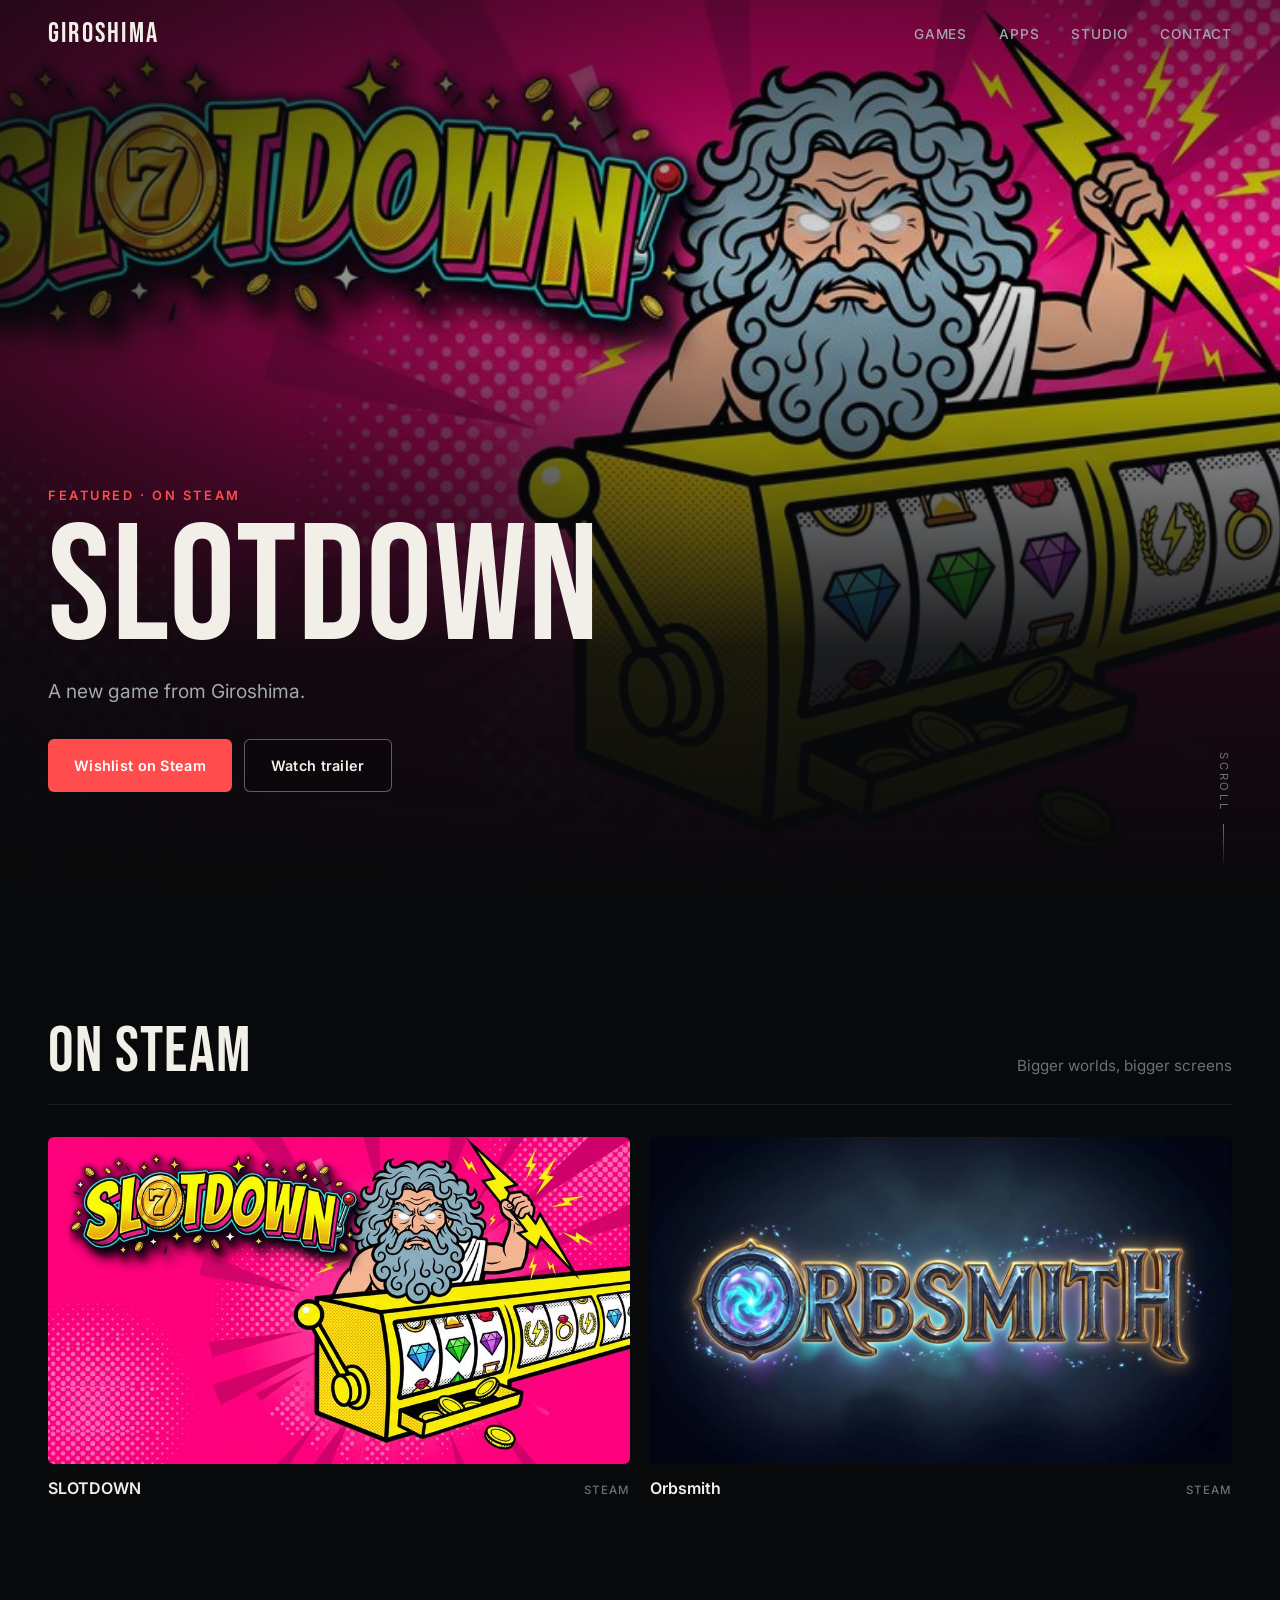
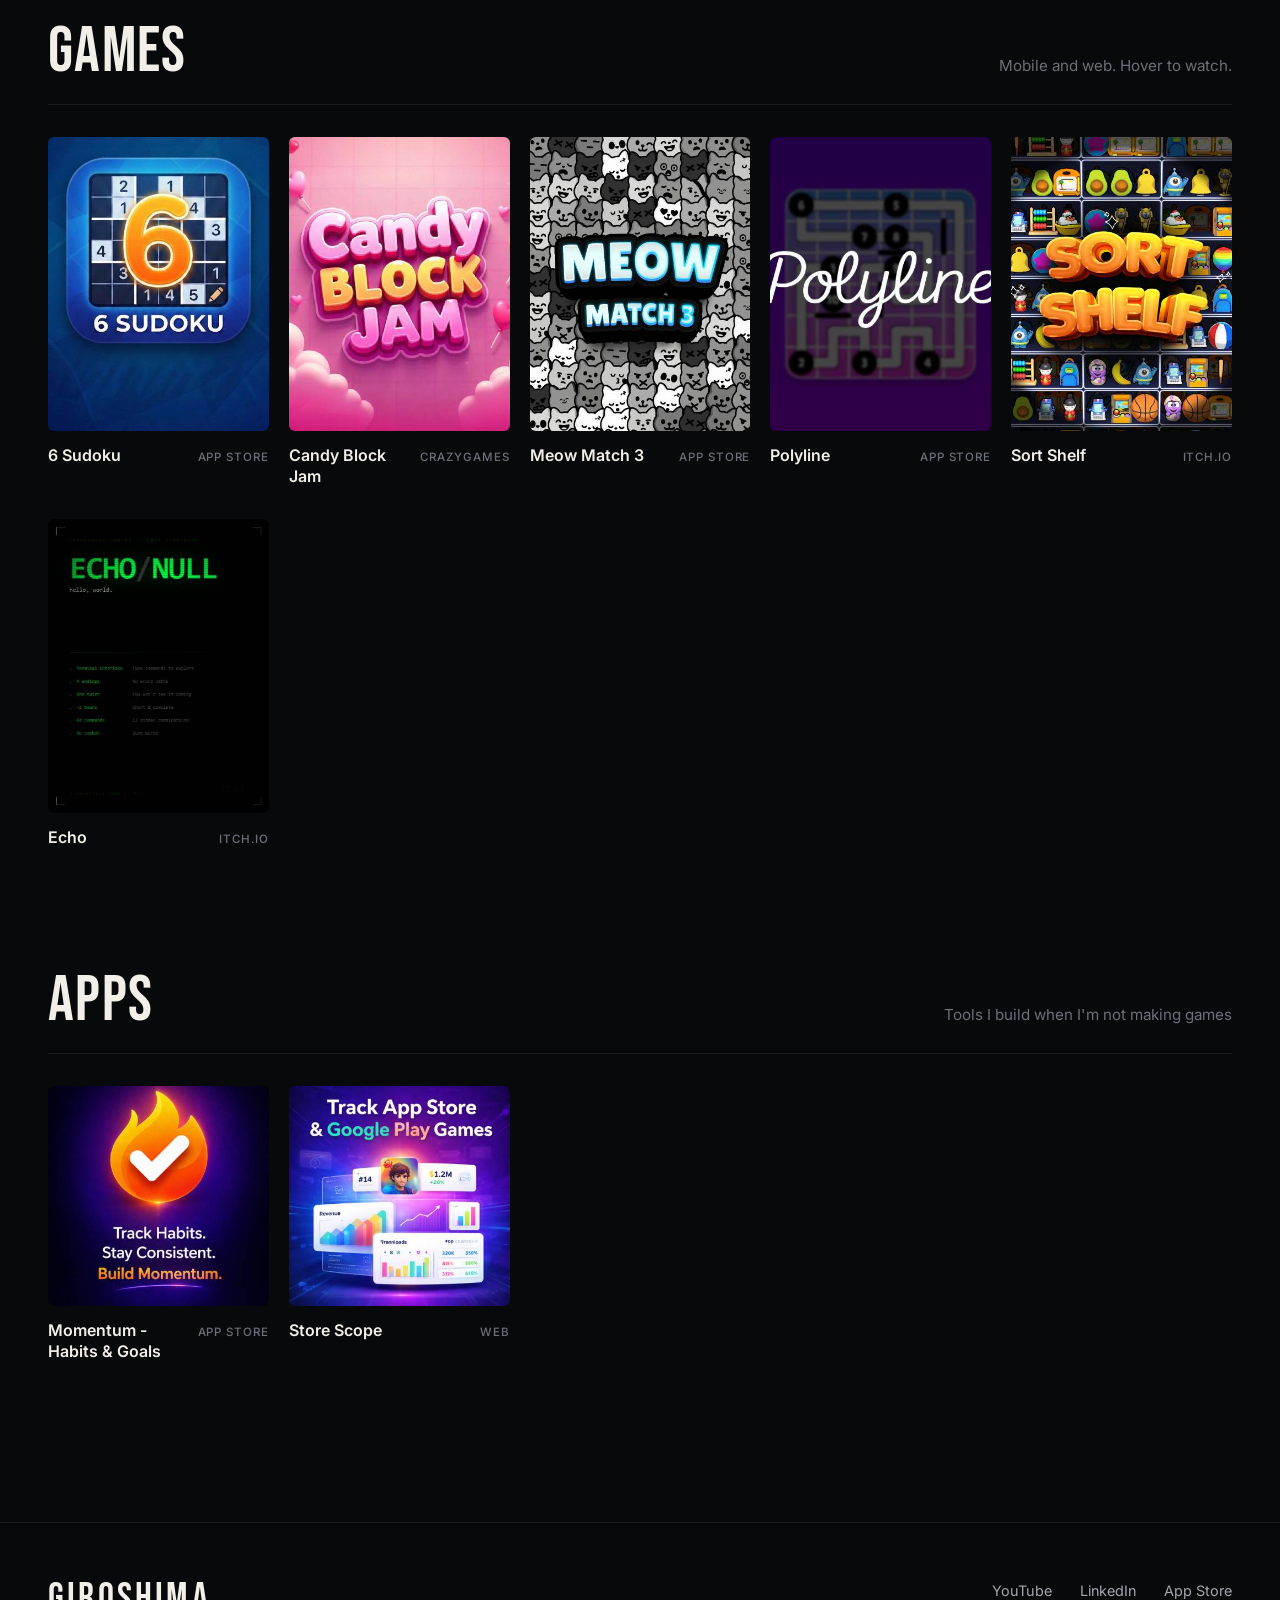
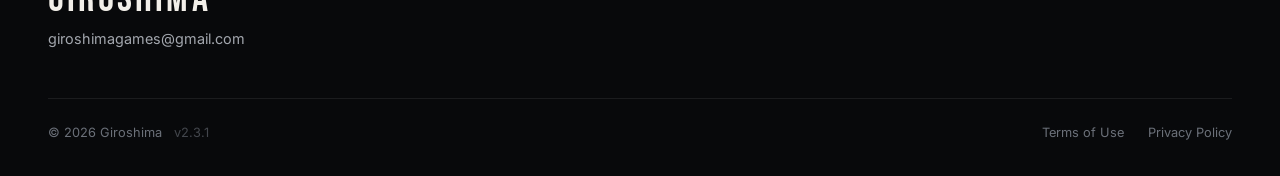
<file: index.html>
<!DOCTYPE html>
<html lang="en">
<head>
    <meta charset="UTF-8">
    <meta name="viewport" content="width=device-width, initial-scale=1.0">
    <title>Giroshima - Games</title>
    <meta name="description" content="Giroshima is a one-person game studio making PC, mobile and web games.">
    <meta name="theme-color" content="#08090b">
    <link rel="icon" type="image/svg+xml" href="favicon.svg">
    <link rel="preconnect" href="https://fonts.googleapis.com">
    <link rel="preconnect" href="https://fonts.gstatic.com" crossorigin>
    <link href="https://fonts.googleapis.com/css2?family=Bebas+Neue&family=Inter:wght@400;500;600&display=swap" rel="stylesheet">
    <link rel="stylesheet" href="css/site.css?v=2.3.1">
</head>
<body>
    <!-- Navigation -->
    <nav class="navbar">
        <div class="nav-container">
            <a href="index.html" class="logo">GIROSHIMA</a>
            <ul class="nav-links">
                <li><a href="#games" class="nav-link">Games</a></li>
                <li><a href="#apps" class="nav-link">Apps</a></li>
                <li><a href="about.html" class="nav-link">Studio</a></li>
                <li><a href="mailto:giroshimagames@gmail.com" class="nav-link">Contact</a></li>
            </ul>
            <button class="mobile-menu-btn" aria-label="Toggle menu">
                <span></span>
                <span></span>
            </button>
        </div>
    </nav>

    <!-- Hero: featured PC game, filled from site-data.json -->
    <header class="hero is-loading" id="hero">
        <div class="hero-media" id="hero-media"></div>
        <div class="hero-shade"></div>
        <div class="hero-content">
            <p class="eyebrow" id="hero-eyebrow">One-person game studio</p>
            <h1 class="hero-title" id="hero-title">Giroshima</h1>
            <p class="hero-tagline" id="hero-tagline">One developer, games for every screen.</p>
            <div class="hero-cta" id="hero-cta">
                <a href="#games" class="btn btn-primary">Explore games</a>
            </div>
        </div>
        <a href="#games" class="scroll-hint" aria-label="Scroll to games">Scroll</a>
    </header>

    <!-- All PC Games (the first one is also featured in the hero) -->
    <section id="pc-games" class="section" hidden>
        <div class="container">
            <div class="section-head">
                <h2 class="section-title">On Steam</h2>
                <p class="section-subtitle">Bigger worlds, bigger screens</p>
            </div>
            <div class="games-grid wide-grid" id="pc-games-grid"></div>
        </div>
    </section>

    <!-- Games Section -->
    <section id="games" class="section">
        <div class="container">
            <div class="section-head">
                <h2 class="section-title">Games</h2>
                <p class="section-subtitle">Mobile and web. Hover to watch.</p>
            </div>
            <div class="games-grid" id="games-grid"></div>
            <div class="empty-state" id="games-empty">
                <p>Games coming soon.</p>
            </div>
        </div>
    </section>

    <!-- Apps Section -->
    <section id="apps" class="section">
        <div class="container">
            <div class="section-head">
                <h2 class="section-title">Apps</h2>
                <p class="section-subtitle">Tools I build when I'm not making games</p>
            </div>
            <div class="games-grid apps-grid" id="apps-grid"></div>
            <div class="empty-state" id="apps-empty">
                <p>Apps coming soon.</p>
            </div>
        </div>
    </section>

    <!-- Footer -->
    <footer class="footer">
        <div class="container">
            <div class="footer-content">
                <div class="footer-brand">
                    <span class="logo">GIROSHIMA</span>
                    <a href="mailto:giroshimagames@gmail.com" class="footer-mail">giroshimagames@gmail.com</a>
                </div>
                <div class="footer-social">
                    <a href="https://www.youtube.com/@girayilhan8198" target="_blank" rel="noopener noreferrer">YouTube</a>
                    <a href="https://www.linkedin.com/in/girayilhan/" target="_blank" rel="noopener noreferrer">LinkedIn</a>
                    <a href="https://apps.apple.com/tr/developer/giray-ilhan/id1880998348?l=tr" target="_blank" rel="noopener noreferrer">App Store</a>
                </div>
            </div>
            <div class="footer-bottom">
                <p>&copy; 2026 Giroshima <span class="version">v2.3.1</span></p>
                <div class="footer-links">
                    <a href="terms.html">Terms of Use</a>
                    <a href="privacy.html">Privacy Policy</a>
                </div>
            </div>
        </div>
    </footer>

    <script src="js/main.js?v=2.3.1"></script>
</body>
</html>
</file>
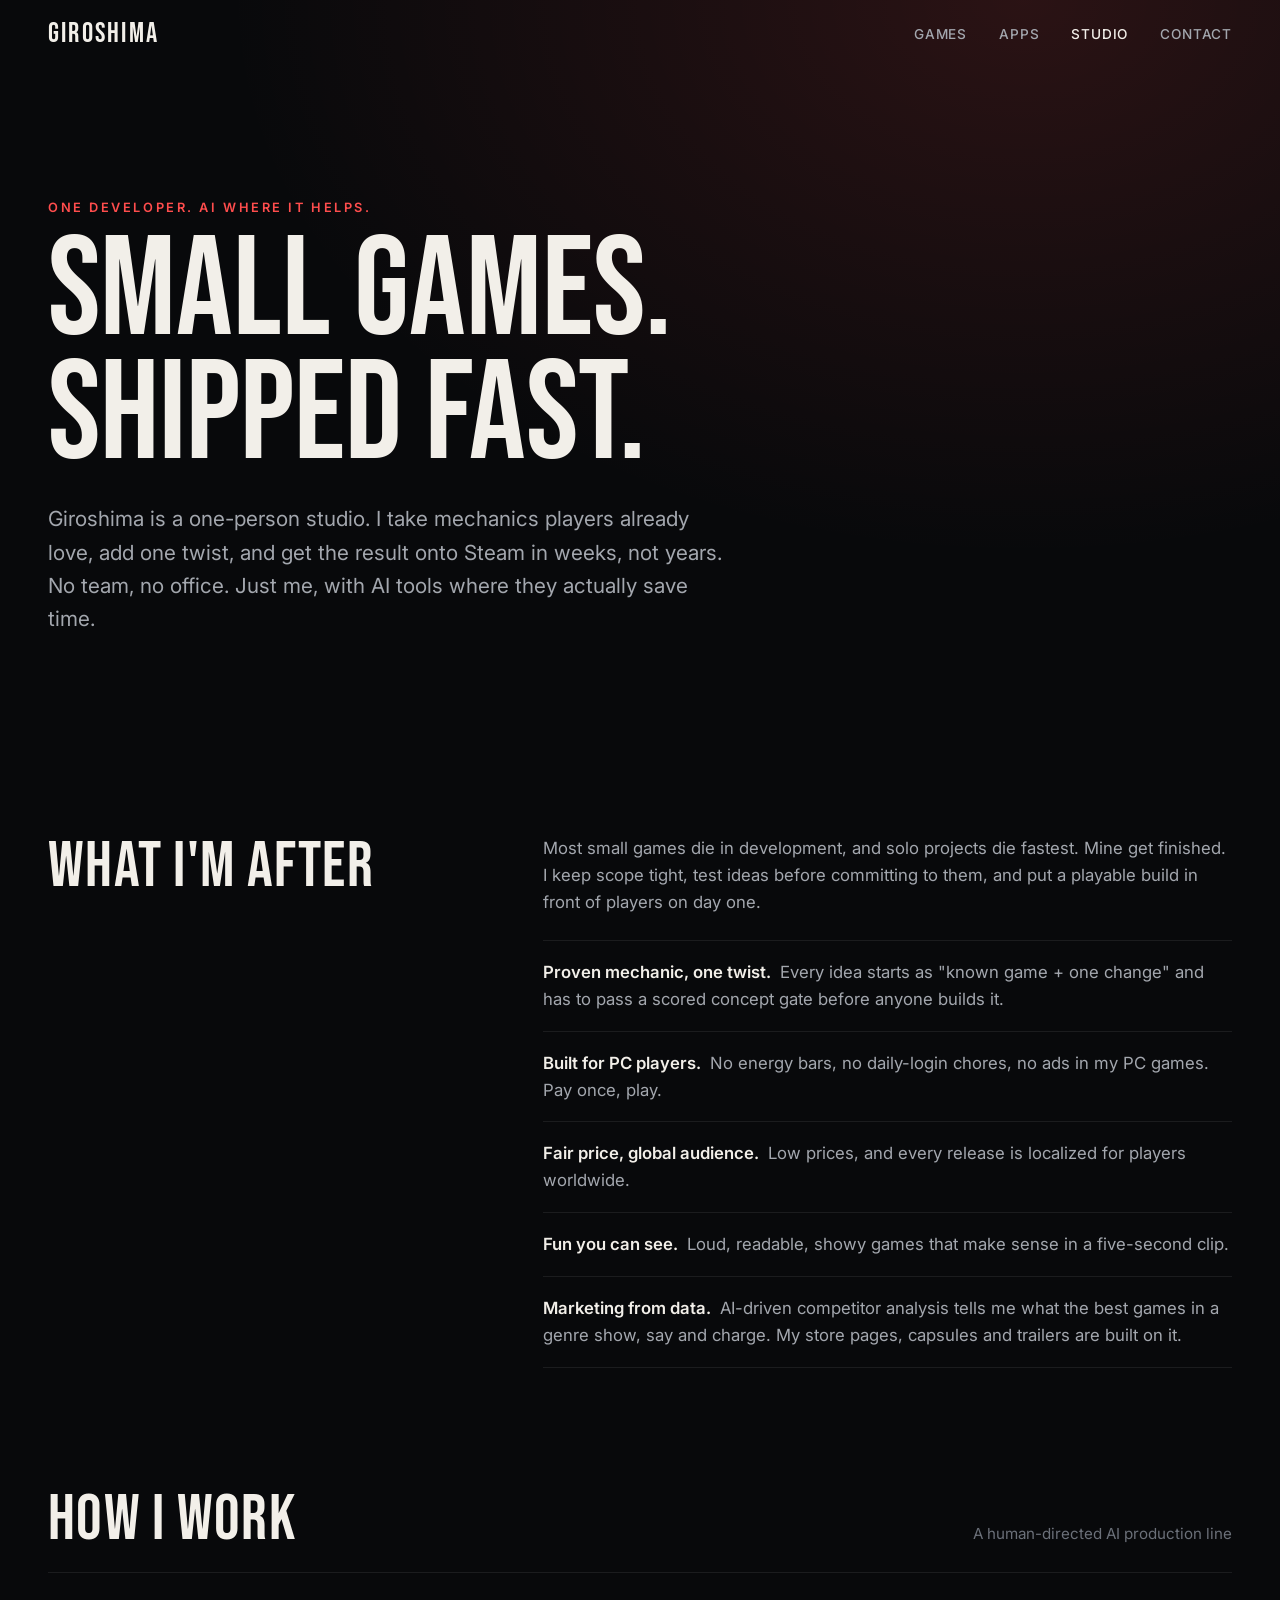
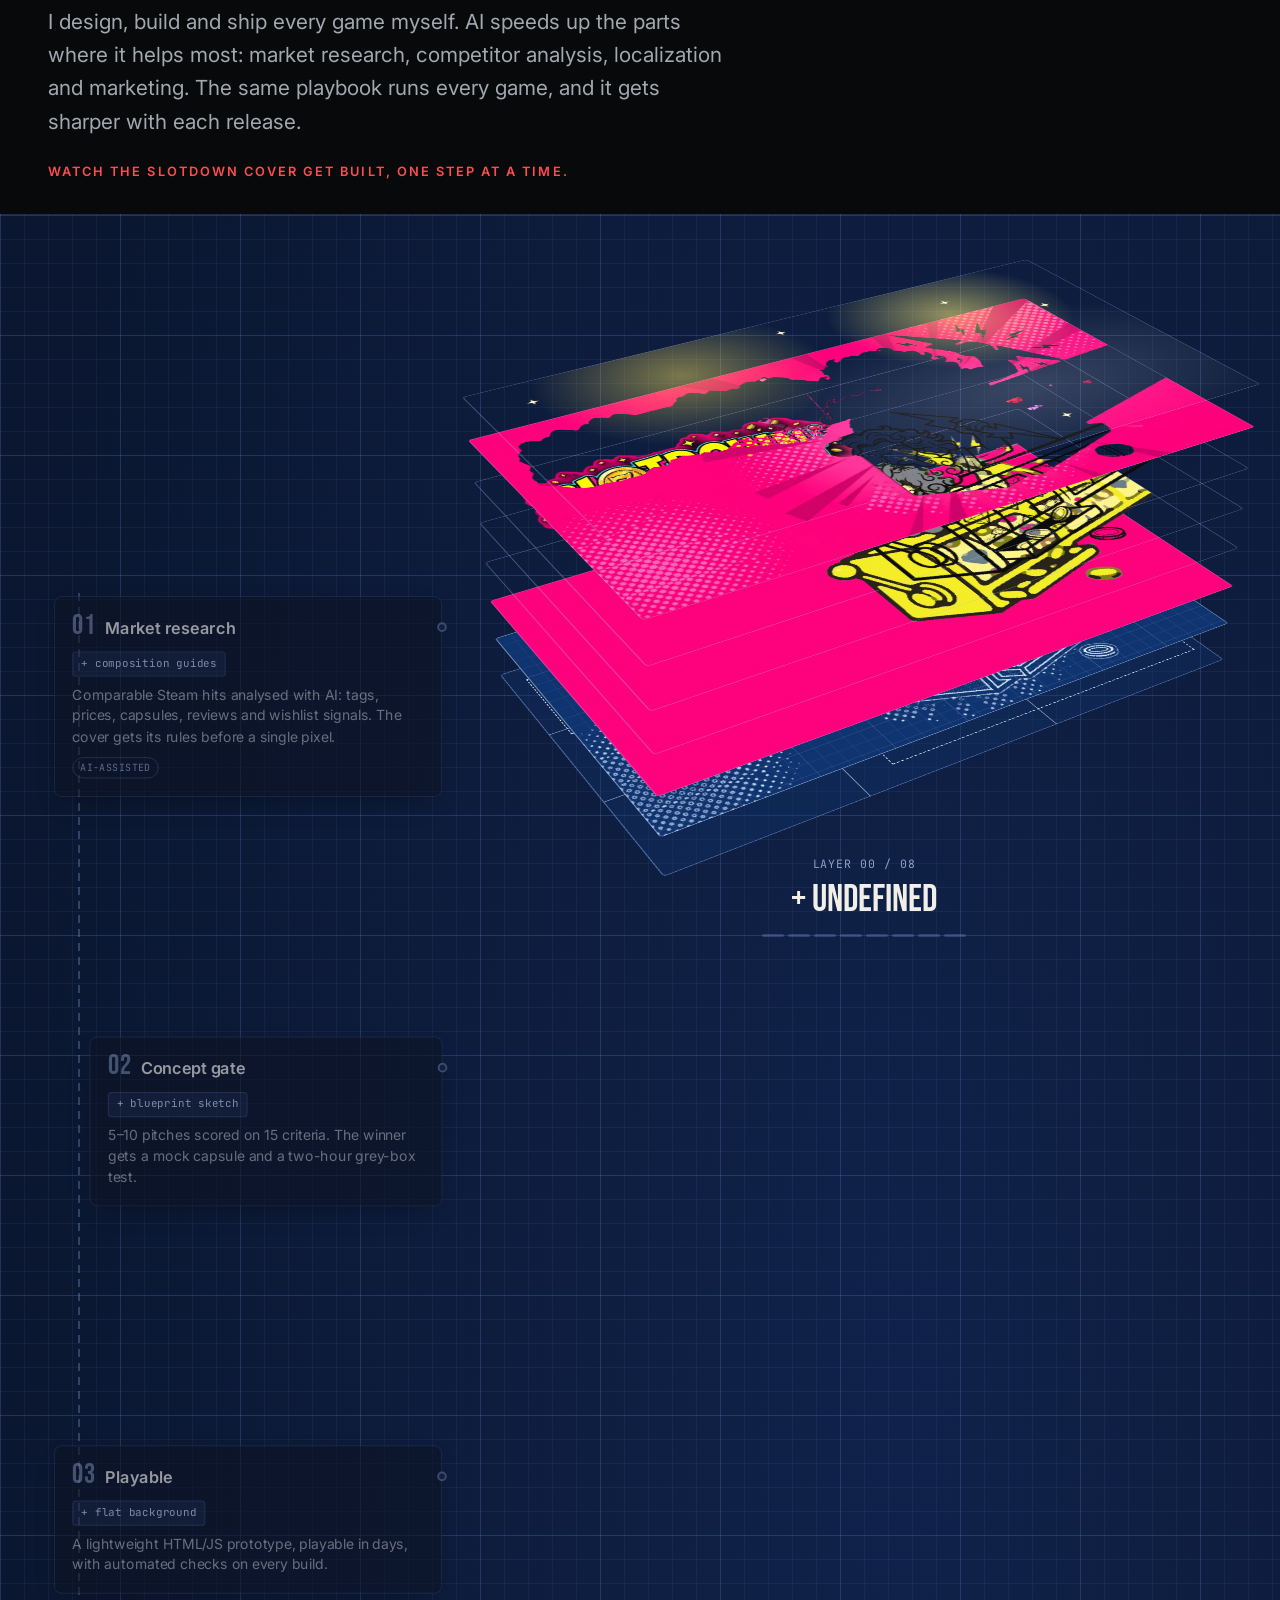
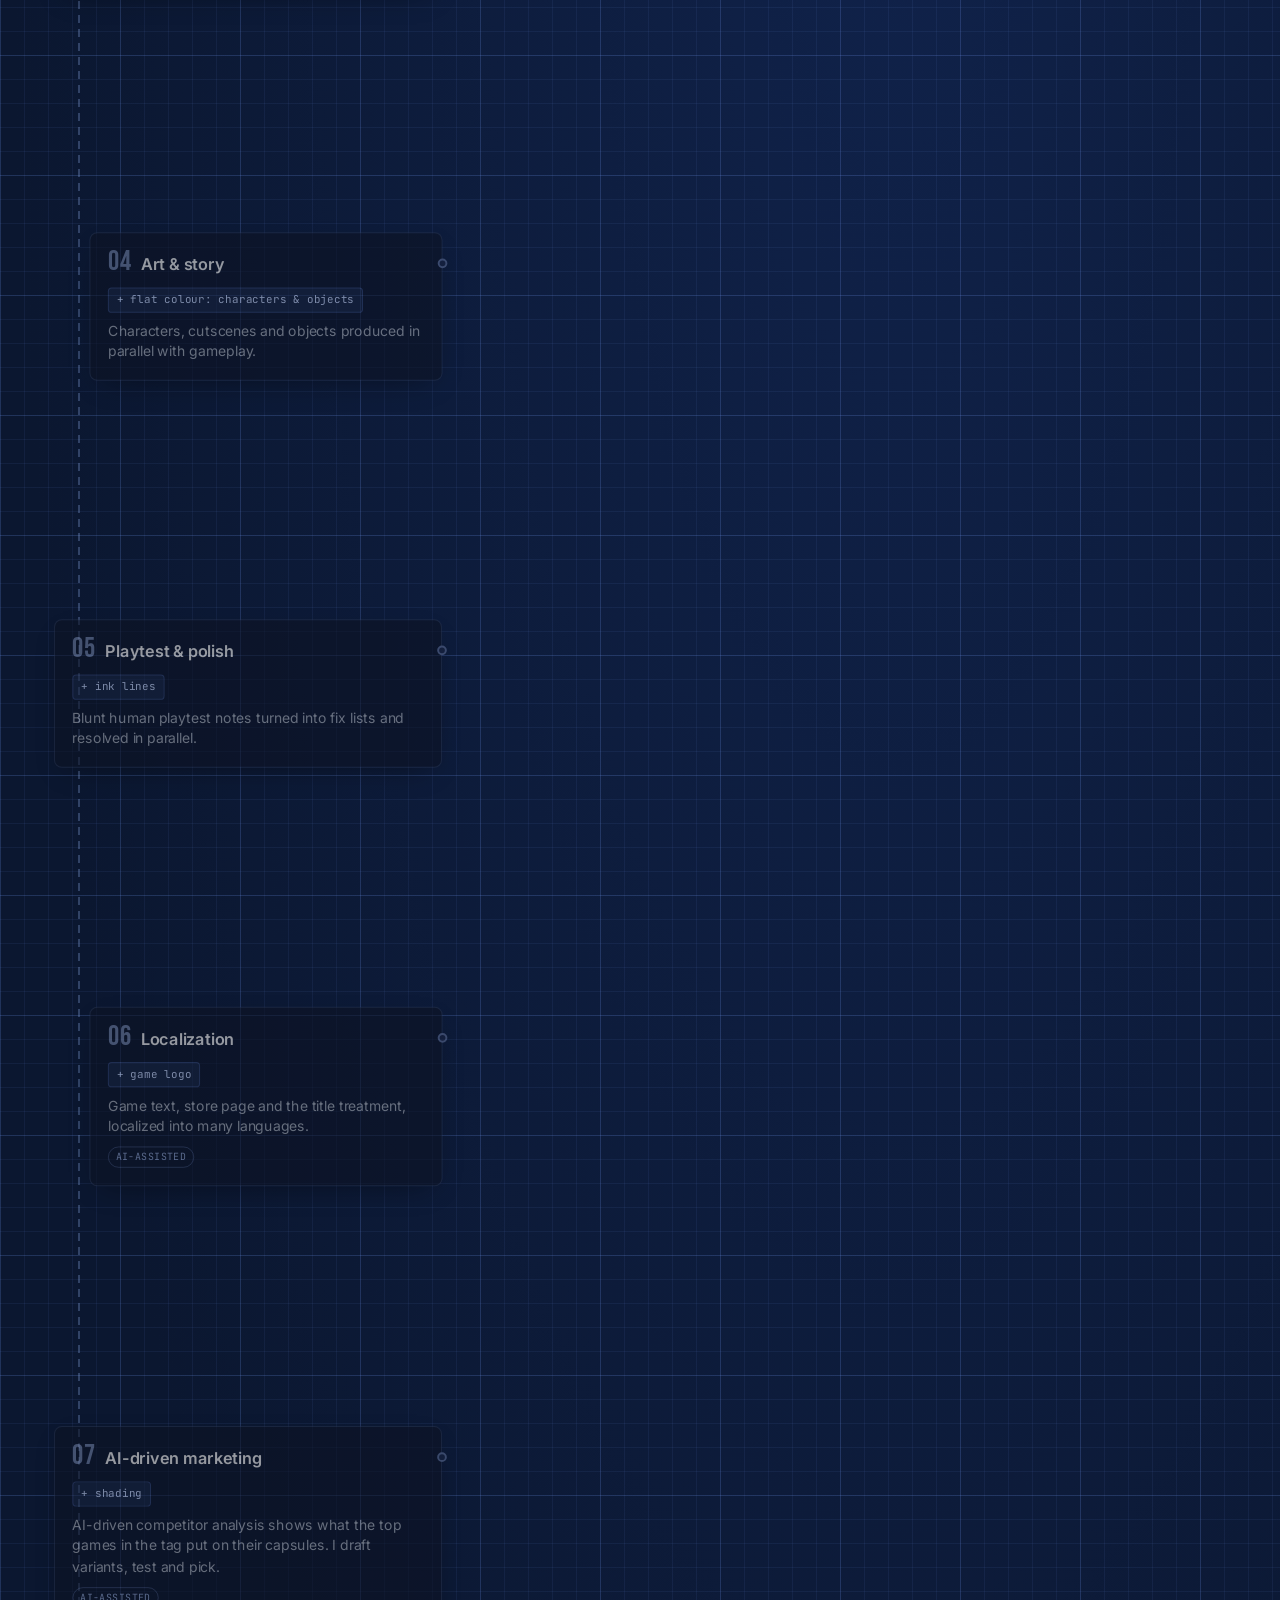
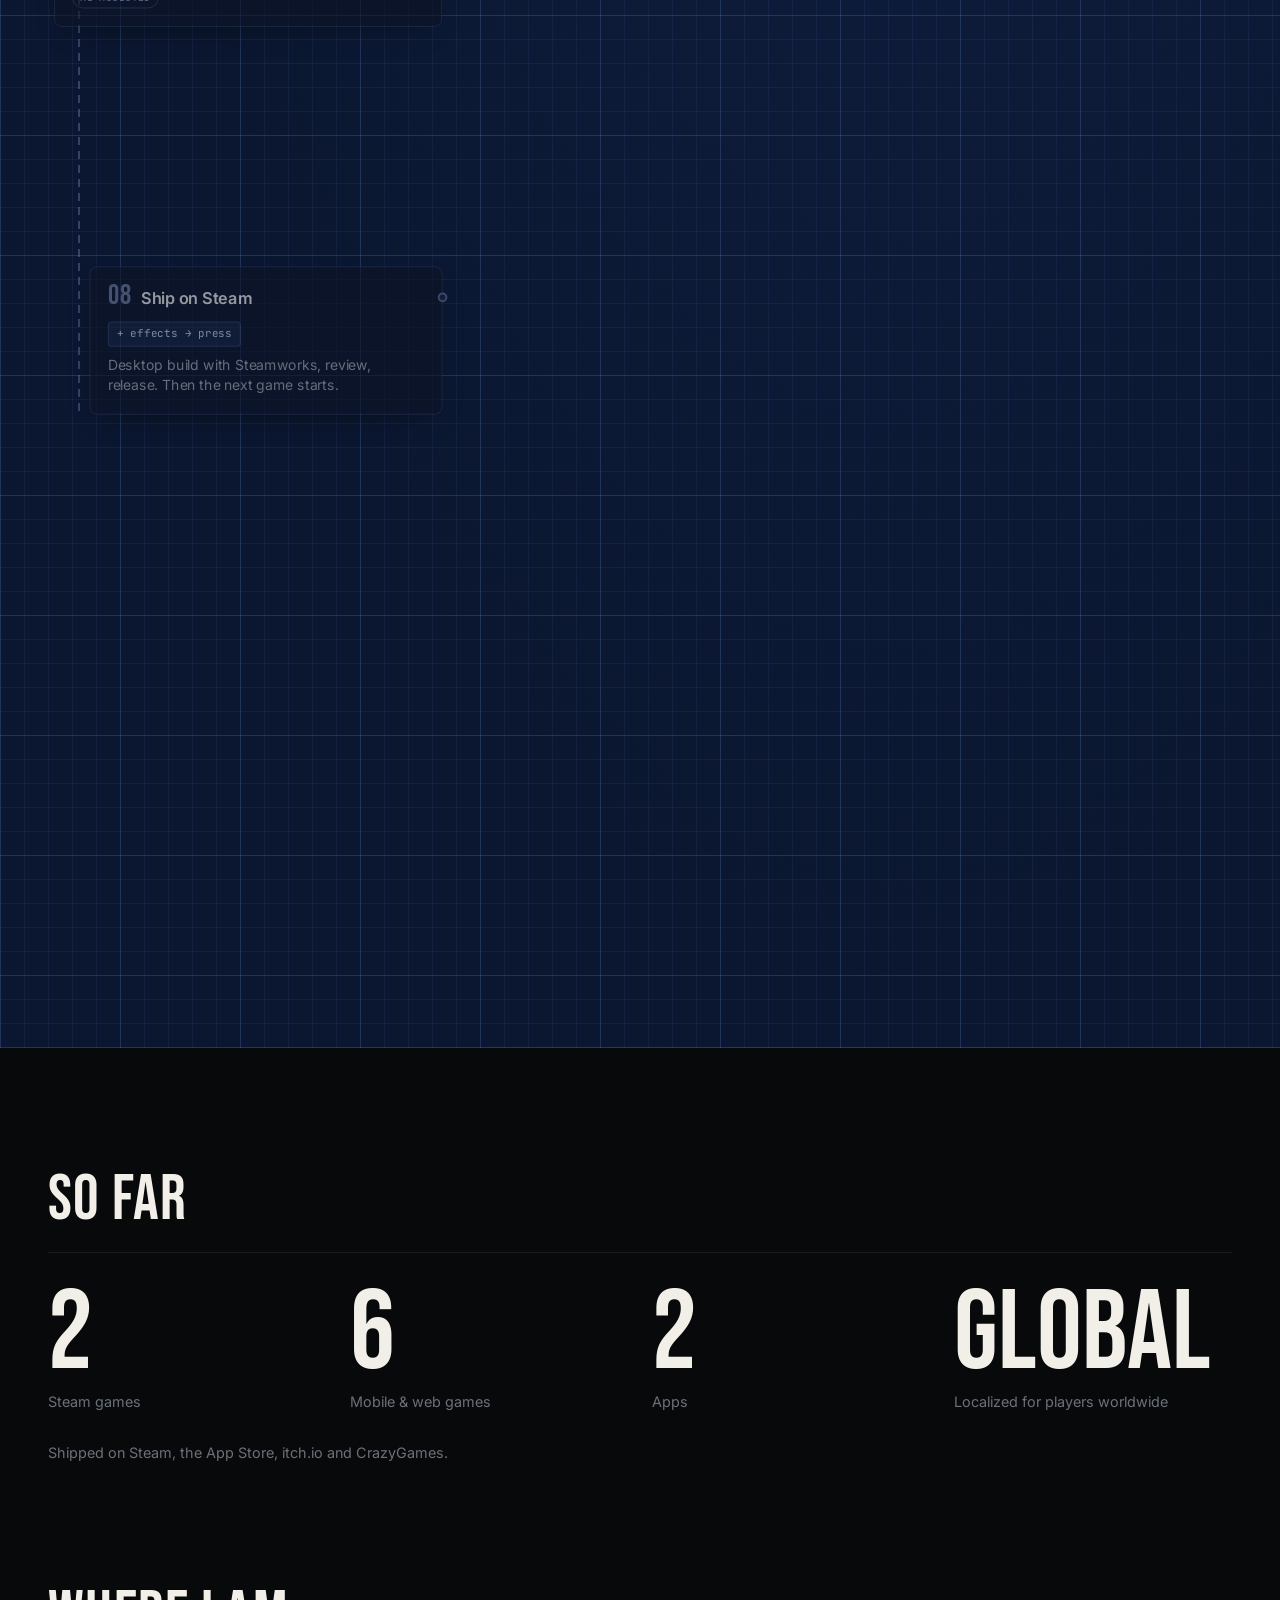
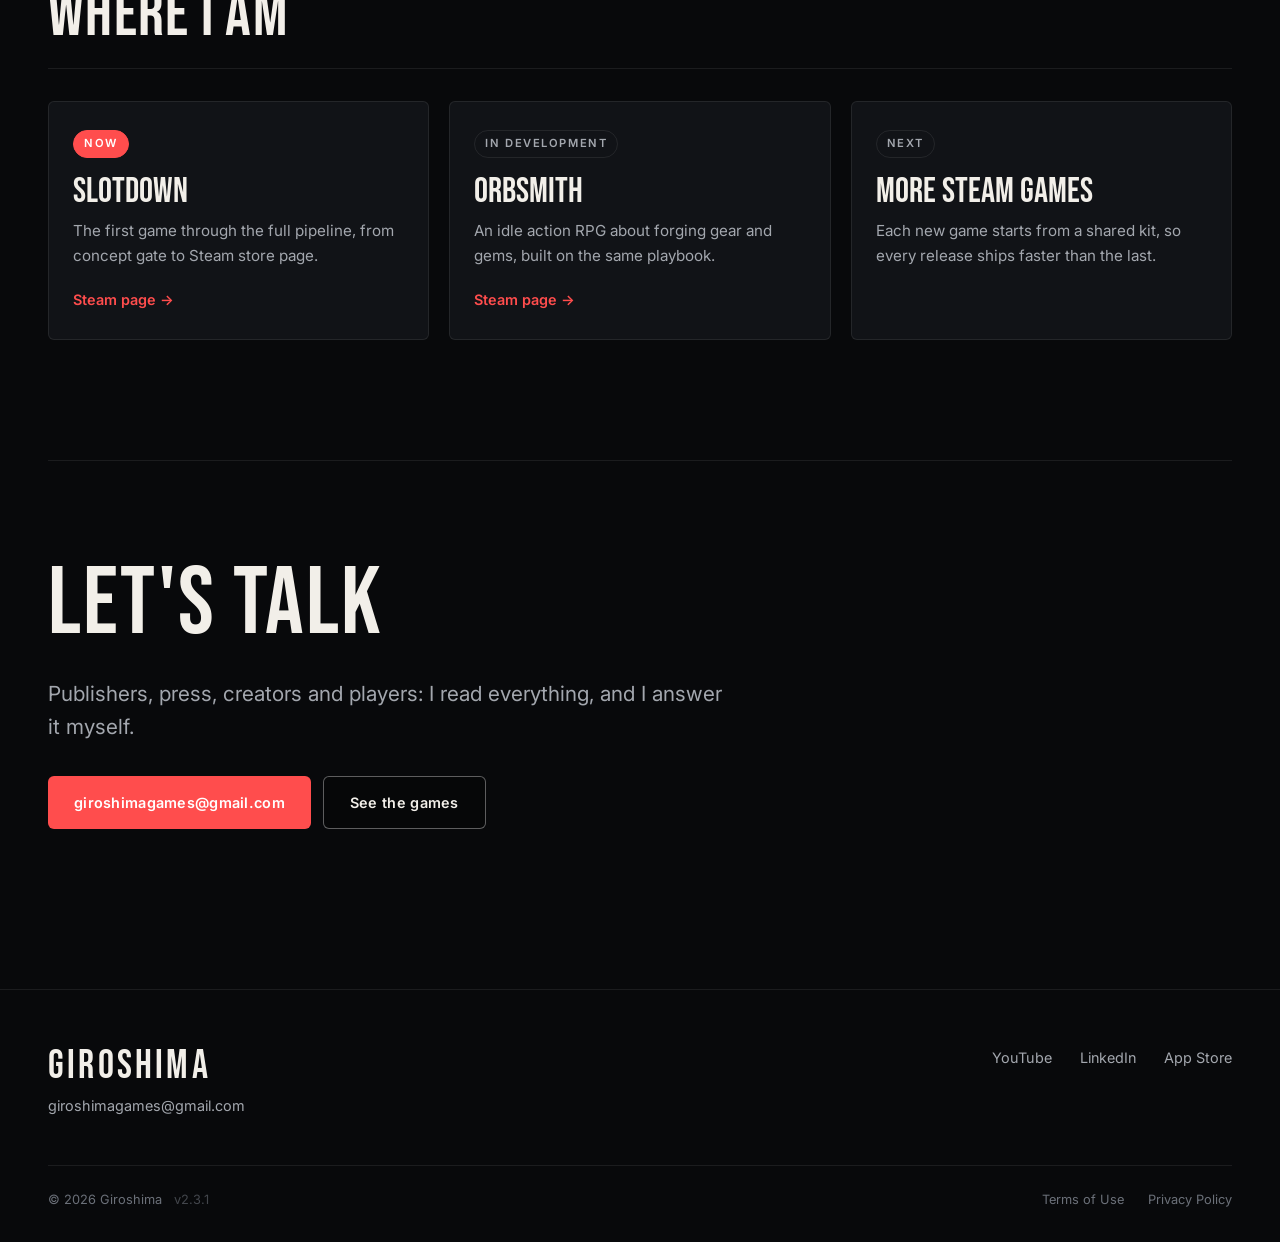
<file: about.html>
<!DOCTYPE html>
<html lang="en">
<head>
    <meta charset="UTF-8">
    <meta name="viewport" content="width=device-width, initial-scale=1.0">
    <title>Studio - Giroshima</title>
    <meta name="description" content="Giroshima is a one-person game studio shipping small, showy PC games fast.">
    <meta name="theme-color" content="#08090b">
    <link rel="icon" type="image/svg+xml" href="favicon.svg">
    <link rel="preconnect" href="https://fonts.googleapis.com">
    <link rel="preconnect" href="https://fonts.gstatic.com" crossorigin>
    <link href="https://fonts.googleapis.com/css2?family=Bebas+Neue&family=Inter:wght@400;500;600&family=JetBrains+Mono:wght@500&display=swap" rel="stylesheet">
    <link rel="stylesheet" href="css/site.css?v=2.3.1">
</head>
<body>
    <nav class="navbar">
        <div class="nav-container">
            <a href="index.html" class="logo">GIROSHIMA</a>
            <ul class="nav-links">
                <li><a href="index.html#games" class="nav-link">Games</a></li>
                <li><a href="index.html#apps" class="nav-link">Apps</a></li>
                <li><a href="about.html" class="nav-link active">Studio</a></li>
                <li><a href="mailto:giroshimagames@gmail.com" class="nav-link">Contact</a></li>
            </ul>
            <button class="mobile-menu-btn" aria-label="Toggle menu">
                <span></span>
                <span></span>
            </button>
        </div>
    </nav>

    <!-- Intro -->
    <header class="page-hero">
        <div class="container">
            <p class="eyebrow">One developer. AI where it helps.</p>
            <h1 class="page-title">Small games.<br>Shipped fast.</h1>
            <p class="lead">Giroshima is a one-person studio. I take mechanics players already love, add one twist, and get the result onto Steam in weeks, not years. No team, no office. Just me, with AI tools where they actually save time.</p>
        </div>
    </header>

    <!-- Mission -->
    <section class="section">
        <div class="container split">
            <div class="section-head bare">
                <h2 class="section-title">What I'm after</h2>
            </div>
            <div class="prose">
                <p>Most small games die in development, and solo projects die fastest. Mine get finished. I keep scope tight, test ideas before committing to them, and put a playable build in front of players on day one.</p>
                <ul class="principles">
                    <li><strong>Proven mechanic, one twist.</strong> Every idea starts as "known game + one change" and has to pass a scored concept gate before anyone builds it.</li>
                    <li><strong>Built for PC players.</strong> No energy bars, no daily-login chores, no ads in my PC games. Pay once, play.</li>
                    <li><strong>Fair price, global audience.</strong> Low prices, and every release is localized for players worldwide.</li>
                    <li><strong>Fun you can see.</strong> Loud, readable, showy games that make sense in a five-second clip.</li>
                    <li><strong>Marketing from data.</strong> AI-driven competitor analysis tells me what the best games in a genre show, say and charge. My store pages, capsules and trailers are built on it.</li>
                </ul>
            </div>
        </div>
    </section>

    <!-- Pipeline: each step adds a layer to the SLOTDOWN cover (js/studio.js) -->
    <section class="section">
        <div class="container">
            <div class="section-head">
                <h2 class="section-title">How I work</h2>
                <p class="section-subtitle">A human-directed AI production line</p>
            </div>
            <p class="lead narrow">I design, build and ship every game myself. AI speeds up the parts where it helps most: market research, competitor analysis, localization and marketing. The same playbook runs every game, and it gets sharper with each release.</p>
            <p class="forge-intro">Watch the SLOTDOWN cover get built, one step at a time.</p>
        </div>
        <div class="forge" id="forge">
            <div class="forge-inner">
                <ol class="nodes" id="nodes">
                    <li class="node">
                        <div class="node-head"><span class="node-no">01</span><span class="node-title">Market research</span></div>
                        <span class="node-adds">+ composition guides</span>
                        <p class="node-desc">Comparable Steam hits analysed with AI: tags, prices, capsules, reviews and wishlist signals. The cover gets its rules before a single pixel.</p>
                        <span class="node-ai">AI-assisted</span>
                    </li>
                    <li class="node">
                        <div class="node-head"><span class="node-no">02</span><span class="node-title">Concept gate</span></div>
                        <span class="node-adds">+ blueprint sketch</span>
                        <p class="node-desc">5–10 pitches scored on 15 criteria. The winner gets a mock capsule and a two-hour grey-box test.</p>
                    </li>
                    <li class="node">
                        <div class="node-head"><span class="node-no">03</span><span class="node-title">Playable</span></div>
                        <span class="node-adds">+ flat background</span>
                        <p class="node-desc">A lightweight HTML/JS prototype, playable in days, with automated checks on every build.</p>
                    </li>
                    <li class="node">
                        <div class="node-head"><span class="node-no">04</span><span class="node-title">Art &amp; story</span></div>
                        <span class="node-adds">+ flat colour: characters &amp; objects</span>
                        <p class="node-desc">Characters, cutscenes and objects produced in parallel with gameplay.</p>
                    </li>
                    <li class="node">
                        <div class="node-head"><span class="node-no">05</span><span class="node-title">Playtest &amp; polish</span></div>
                        <span class="node-adds">+ ink lines</span>
                        <p class="node-desc">Blunt human playtest notes turned into fix lists and resolved in parallel.</p>
                    </li>
                    <li class="node">
                        <div class="node-head"><span class="node-no">06</span><span class="node-title">Localization</span></div>
                        <span class="node-adds">+ game logo</span>
                        <p class="node-desc">Game text, store page and the title treatment, localized into many languages.</p>
                        <span class="node-ai">AI-assisted</span>
                    </li>
                    <li class="node">
                        <div class="node-head"><span class="node-no">07</span><span class="node-title">AI-driven marketing</span></div>
                        <span class="node-adds">+ shading</span>
                        <p class="node-desc">AI-driven competitor analysis shows what the top games in the tag put on their capsules. I draft variants, test and pick.</p>
                        <span class="node-ai">AI-assisted</span>
                    </li>
                    <li class="node">
                        <div class="node-head"><span class="node-no">08</span><span class="node-title">Ship on Steam</span></div>
                        <span class="node-adds">+ effects &rarr; press</span>
                        <p class="node-desc">Desktop build with Steamworks, review, release. Then the next game starts.</p>
                    </li>
                    <span class="spine" aria-hidden="true"><span class="spine-fill" id="spine-fill"></span></span>
                </ol>

                <div class="viewport">
                    <div class="stack" id="stack">
                        <div class="layer layer-guides" style="--i:0" data-name="01 · Guides">
                            <span class="guide-box" style="left:3%;top:6%;width:56%;height:30%">LOGO · READABLE AT 120PX</span>
                            <span class="guide-box" style="left:52%;top:4%;width:30%;height:52%">HOOK CHARACTER</span>
                            <span class="guide-box" style="left:40%;top:44%;width:58%;height:48%">CORE MECHANIC</span>
                        </div>
                        <div class="layer layer-blueprint" style="--i:1" data-name="02 · Blueprint"></div>
                        <div class="layer layer-flat-bg" style="--i:2" data-name="03 · Flat background"></div>
                        <div class="layer layer-objects-flat" style="--i:3" data-name="04 · Flat colour"></div>
                        <div class="layer layer-ink" style="--i:4" data-name="05 · Ink lines"></div>
                        <div class="layer layer-logo" style="--i:5" data-name="06 · Logo"></div>
                        <div class="layer layer-shading" style="--i:6" data-name="07 · Shading"></div>
                        <div class="layer layer-fx" style="--i:7" data-name="08 · Effects">
                            <span class="spark" style="left:78%;top:14%"></span>
                            <span class="spark" style="left:91%;top:30%;animation-delay:.4s"></span>
                            <span class="spark" style="left:8%;top:12%;animation-delay:.8s"></span>
                            <span class="spark" style="left:50%;top:8%;animation-delay:1.1s"></span>
                            <span class="spark" style="left:70%;top:88%;animation-delay:.6s"></span>
                        </div>
                        <div class="layer layer-final" style="--i:0"></div>
                        <span class="shipped">Shipped</span>
                    </div>

                    <div class="readout" aria-live="polite">
                        <div class="readout-meta" id="readout-meta">LAYER 00 / 08</div>
                        <h3 id="readout-layer">Scroll to build the cover</h3>
                        <div class="readout-bar" id="readout-bar"><span></span><span></span><span></span><span></span><span></span><span></span><span></span><span></span></div>
                    </div>
                </div>
            </div>
        </div>
    </section>

    <!-- Numbers -->
    <section class="section">
        <div class="container">
            <div class="section-head">
                <h2 class="section-title">So far</h2>
            </div>
            <dl class="stats">
                <div><dt>Steam games</dt><dd>2</dd></div>
                <div><dt>Mobile &amp; web games</dt><dd>6</dd></div>
                <div><dt>Apps</dt><dd>2</dd></div>
                <div><dt>Localized for players worldwide</dt><dd>Global</dd></div>
            </dl>
            <p class="stats-note">Shipped on Steam, the App Store, itch.io and CrazyGames.</p>
        </div>
    </section>

    <!-- Now / Next -->
    <section class="section">
        <div class="container">
            <div class="section-head">
                <h2 class="section-title">Where I am</h2>
            </div>
            <div class="roadmap">
                <div class="roadmap-item">
                    <span class="tag tag-live">Now</span>
                    <h3>SLOTDOWN</h3>
                    <p>The first game through the full pipeline, from concept gate to Steam store page.</p>
                    <a href="https://store.steampowered.com/app/5469010/SLOTDOWN" target="_blank" rel="noopener noreferrer" class="text-link">Steam page &rarr;</a>
                </div>
                <div class="roadmap-item">
                    <span class="tag">In development</span>
                    <h3>Orbsmith</h3>
                    <p>An idle action RPG about forging gear and gems, built on the same playbook.</p>
                    <a href="https://store.steampowered.com/app/4802000/Orbsmith/" target="_blank" rel="noopener noreferrer" class="text-link">Steam page &rarr;</a>
                </div>
                <div class="roadmap-item">
                    <span class="tag">Next</span>
                    <h3>More Steam games</h3>
                    <p>Each new game starts from a shared kit, so every release ships faster than the last.</p>
                </div>
            </div>
        </div>
    </section>

    <!-- Contact -->
    <section class="section">
        <div class="container">
            <div class="cta-block">
                <h2 class="section-title">Let's talk</h2>
                <p class="lead">Publishers, press, creators and players: I read everything, and I answer it myself.</p>
                <div class="hero-cta">
                    <a href="mailto:giroshimagames@gmail.com" class="btn btn-primary">giroshimagames@gmail.com</a>
                    <a href="index.html#games" class="btn btn-ghost">See the games</a>
                </div>
            </div>
        </div>
    </section>

    <footer class="footer">
        <div class="container">
            <div class="footer-content">
                <div class="footer-brand">
                    <span class="logo">GIROSHIMA</span>
                    <a href="mailto:giroshimagames@gmail.com" class="footer-mail">giroshimagames@gmail.com</a>
                </div>
                <div class="footer-social">
                    <a href="https://www.youtube.com/@girayilhan8198" target="_blank" rel="noopener noreferrer">YouTube</a>
                    <a href="https://www.linkedin.com/in/girayilhan/" target="_blank" rel="noopener noreferrer">LinkedIn</a>
                    <a href="https://apps.apple.com/tr/developer/giray-ilhan/id1880998348?l=tr" target="_blank" rel="noopener noreferrer">App Store</a>
                </div>
            </div>
            <div class="footer-bottom">
                <p>&copy; 2026 Giroshima <span class="version">v2.3.1</span></p>
                <div class="footer-links">
                    <a href="terms.html">Terms of Use</a>
                    <a href="privacy.html">Privacy Policy</a>
                </div>
            </div>
        </div>
    </footer>

    <svg class="feed-layer" aria-hidden="true"><path class="feed" id="feed" /><circle class="pulse" id="pulse" r="5" style="opacity:0" /></svg>

    <script src="js/main.js?v=2.3.1"></script>
    <script src="js/studio.js?v=2.3.1"></script>
</body>
</html>
</file>
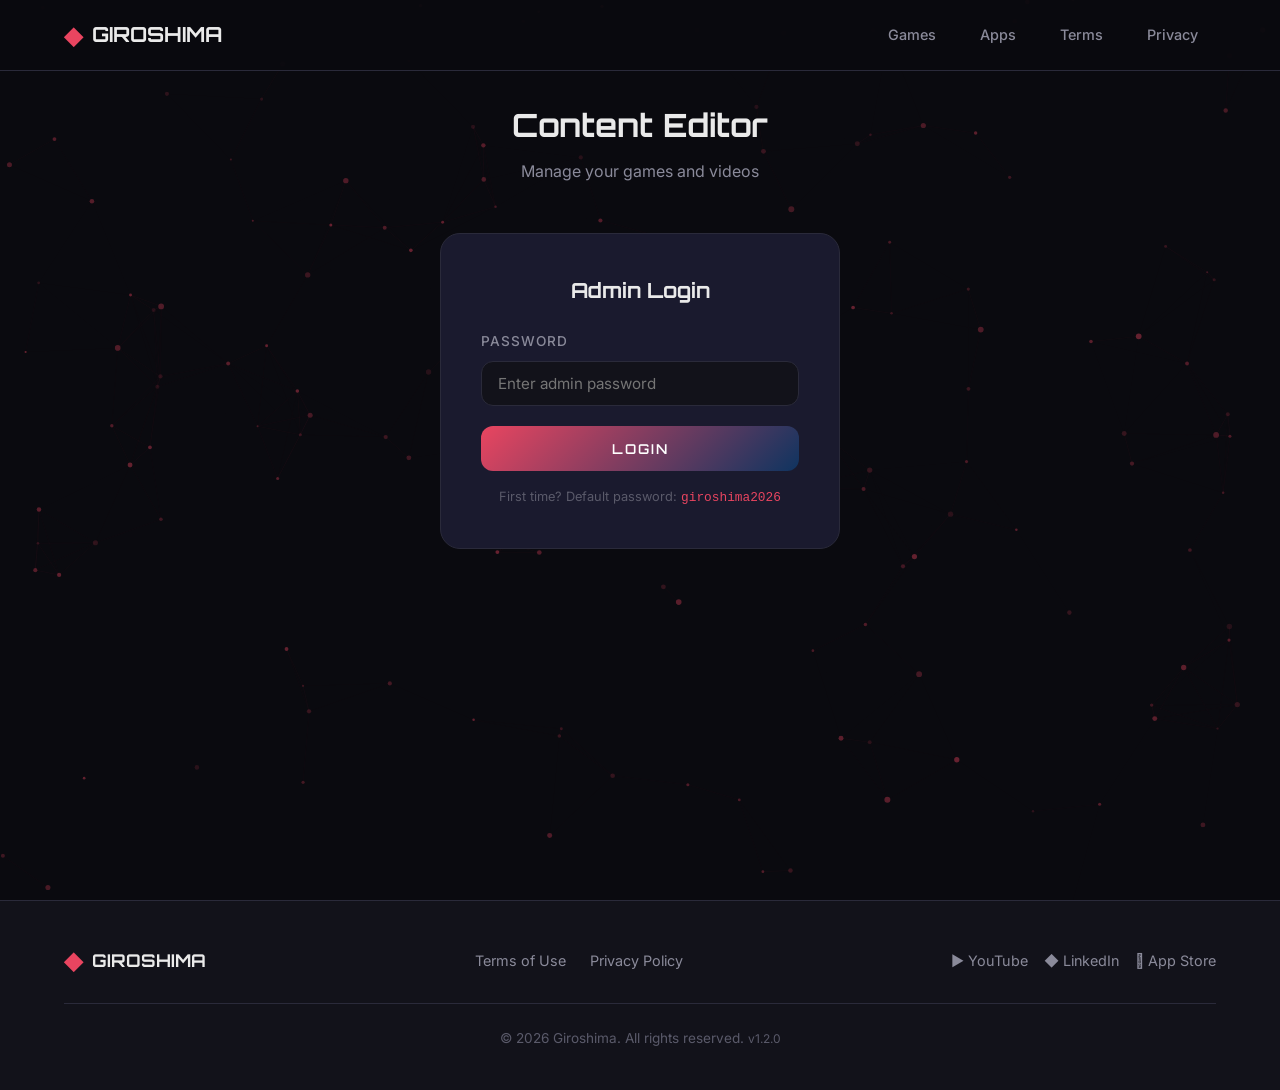
<file: editor.html>
<!DOCTYPE html>
<html lang="en">
<head>
    <meta charset="UTF-8">
    <meta name="viewport" content="width=device-width, initial-scale=1.0">
    <title>Editor - Giroshima</title>
    <link rel="icon" type="image/svg+xml" href="favicon.svg">
    <link rel="stylesheet" href="css/style.css">
    <link rel="preconnect" href="https://fonts.googleapis.com">
    <link rel="preconnect" href="https://fonts.gstatic.com" crossorigin>
    <link href="https://fonts.googleapis.com/css2?family=Orbitron:wght@400;600;700;900&family=Inter:wght@300;400;500;600&display=swap" rel="stylesheet">
</head>
<body>
    <canvas id="particles-canvas"></canvas>

    <nav class="navbar">
        <div class="nav-container">
            <a href="index.html" class="logo">
                <span class="logo-icon">&#9670;</span>
                <span class="logo-text">GIROSHIMA</span>
            </a>
            <ul class="nav-links">
                <li><a href="index.html#pc-games" class="nav-link">Games</a></li>
                <li><a href="index.html#apps" class="nav-link">Apps</a></li>
                <li><a href="terms.html" class="nav-link">Terms</a></li>
                <li><a href="privacy.html" class="nav-link">Privacy</a></li>
            </ul>
            <button class="mobile-menu-btn" aria-label="Toggle menu">
                <span></span>
                <span></span>
                <span></span>
            </button>
        </div>
    </nav>

    <main class="editor-page">
        <div class="editor-container">
            <div class="editor-header">
                <h1>Content Editor</h1>
                <p>Manage your games and videos</p>
            </div>

            <!-- Login Section -->
            <div class="login-section" id="login-section">
                <h2>Admin Login</h2>
                <div class="form-group">
                    <label for="admin-password">Password</label>
                    <input type="password" id="admin-password" placeholder="Enter admin password">
                </div>
                <button type="button" class="form-btn" id="login-btn">Login</button>
                <p style="text-align:center; color:var(--text-muted); font-size:0.8rem; margin-top:16px;">
                    First time? Default password: <code style="color:var(--accent);">giroshima2026</code>
                </p>
            </div>

            <!-- Editor Panel (hidden until login) -->
            <div class="editor-panel" id="editor-panel">
                <!-- Tabs -->
                <div class="editor-tabs">
                    <button class="editor-tab active" data-tab="games-tab">Games</button>
                    <button class="editor-tab" data-tab="pcgames-tab">PC Games</button>
                    <button class="editor-tab" data-tab="apps-tab">Apps</button>
                    <button class="editor-tab" data-tab="videos-tab">Videos</button>
                    <button class="editor-tab" data-tab="settings-tab">Settings</button>
                </div>

                <!-- Games Tab -->
                <div class="tab-content active" id="games-tab">
                    <div class="add-form">
                        <h3>Add New Game</h3>
                        <div class="form-group">
                            <label for="game-title">Game Title *</label>
                            <input type="text" id="game-title" placeholder="Enter game title">
                        </div>
                        <div class="form-group">
                            <label for="game-link">Game Link (URL)</label>
                            <input type="url" id="game-link" placeholder="https://play.google.com/store/apps/...">
                        </div>
                        <div class="form-group">
                            <label for="game-video">Video URL (YouTube - hover'da oynar)</label>
                            <input type="url" id="game-video" placeholder="https://www.youtube.com/watch?v=...">
                        </div>
                        <div class="form-group">
                            <label for="game-image">Game Image</label>
                            <div class="image-upload-area" id="image-upload-area">
                                <input type="file" id="game-image" accept="image/*" style="display:none;">
                                <div class="upload-placeholder" id="upload-placeholder">
                                    <span style="font-size:2rem;">&#128247;</span>
                                    <span>Click to upload image</span>
                                </div>
                                <img id="image-preview" class="image-preview" style="display:none;" alt="Preview">
                            </div>
                        </div>
                        <div style="display:flex; gap:12px;">
                            <button type="button" class="form-btn" id="add-game-btn" style="flex:1;">Add Game</button>
                            <button type="button" class="form-btn" id="cancel-edit-btn" style="flex:0 0 auto; background:linear-gradient(135deg, #444, #666); display:none;">Cancel</button>
                        </div>
                    </div>

                    <div style="display:flex; align-items:center; justify-content:space-between; margin-bottom:16px;">
                        <h3 style="font-family:var(--font-display); font-size:1rem; color:var(--text-secondary); margin:0;">Your Games</h3>
                        <button type="button" class="form-btn" id="sync-games-btn" style="padding:8px 16px; font-size:0.8rem; background:linear-gradient(135deg, #4a9eff, #2d7dd2);">&#8635; Sync from Server</button>
                    </div>
                    <div class="items-list" id="games-list">
                        <!-- Games list rendered here -->
                    </div>
                </div>

                <!-- PC Games Tab -->
                <div class="tab-content" id="pcgames-tab">
                    <div class="add-form">
                        <h3>Add New PC Game</h3>
                        <div class="form-group">
                            <label for="pcgame-title">Game Title *</label>
                            <input type="text" id="pcgame-title" placeholder="Enter game title">
                        </div>
                        <div class="form-group">
                            <label for="pcgame-link">Game Link (URL)</label>
                            <input type="url" id="pcgame-link" placeholder="https://store.steampowered.com/...">
                        </div>
                        <div class="form-group">
                            <label for="pcgame-video">Video URL (YouTube - hover'da oynar)</label>
                            <input type="url" id="pcgame-video" placeholder="https://www.youtube.com/watch?v=...">
                        </div>
                        <div class="form-group">
                            <label for="pcgame-image">Game Image (16:9 yatay g&ouml;rsel &ouml;nerilir)</label>
                            <div class="image-upload-area" id="pcgame-image-upload-area">
                                <input type="file" id="pcgame-image" accept="image/*" style="display:none;">
                                <div class="upload-placeholder" id="pcgame-upload-placeholder">
                                    <span style="font-size:2rem;">&#128247;</span>
                                    <span>Click to upload image</span>
                                </div>
                                <img id="pcgame-image-preview" class="image-preview" style="display:none;" alt="Preview">
                            </div>
                        </div>
                        <div style="display:flex; gap:12px;">
                            <button type="button" class="form-btn" id="add-pcgame-btn" style="flex:1;">Add PC Game</button>
                            <button type="button" class="form-btn" id="cancel-pcgame-edit-btn" style="flex:0 0 auto; background:linear-gradient(135deg, #444, #666); display:none;">Cancel</button>
                        </div>
                    </div>

                    <div style="display:flex; align-items:center; justify-content:space-between; margin-bottom:16px;">
                        <h3 style="font-family:var(--font-display); font-size:1rem; color:var(--text-secondary); margin:0;">Your PC Games</h3>
                        <button type="button" class="form-btn" id="sync-pcgames-btn" style="padding:8px 16px; font-size:0.8rem; background:linear-gradient(135deg, #4a9eff, #2d7dd2);">&#8635; Sync from Server</button>
                    </div>
                    <div class="items-list" id="pcgames-list">
                        <!-- PC games list rendered here -->
                    </div>
                </div>

                <!-- Apps Tab -->
                <div class="tab-content" id="apps-tab">
                    <div class="add-form">
                        <h3>Add New App</h3>
                        <div class="form-group">
                            <label for="app-title">App Title *</label>
                            <input type="text" id="app-title" placeholder="Enter app title">
                        </div>
                        <div class="form-group">
                            <label for="app-link">App Link (URL)</label>
                            <input type="url" id="app-link" placeholder="https://apps.apple.com/...">
                        </div>
                        <div class="form-group">
                            <label for="app-video">Video URL (YouTube - hover'da oynar)</label>
                            <input type="url" id="app-video" placeholder="https://www.youtube.com/watch?v=...">
                        </div>
                        <div class="form-group">
                            <label for="app-image">App Image</label>
                            <div class="image-upload-area" id="app-image-upload-area">
                                <input type="file" id="app-image" accept="image/*" style="display:none;">
                                <div class="upload-placeholder" id="app-upload-placeholder">
                                    <span style="font-size:2rem;">&#128247;</span>
                                    <span>Click to upload image</span>
                                </div>
                                <img id="app-image-preview" class="image-preview" style="display:none;" alt="Preview">
                            </div>
                        </div>
                        <div style="display:flex; gap:12px;">
                            <button type="button" class="form-btn" id="add-app-btn" style="flex:1;">Add App</button>
                            <button type="button" class="form-btn" id="cancel-app-edit-btn" style="flex:0 0 auto; background:linear-gradient(135deg, #444, #666); display:none;">Cancel</button>
                        </div>
                    </div>

                    <div style="display:flex; align-items:center; justify-content:space-between; margin-bottom:16px;">
                        <h3 style="font-family:var(--font-display); font-size:1rem; color:var(--text-secondary); margin:0;">Your Apps</h3>
                        <button type="button" class="form-btn" id="sync-apps-btn" style="padding:8px 16px; font-size:0.8rem; background:linear-gradient(135deg, #4a9eff, #2d7dd2);">&#8635; Sync from Server</button>
                    </div>
                    <div class="items-list" id="apps-list">
                        <!-- Apps list rendered here -->
                    </div>
                </div>

                <!-- Videos Tab -->
                <div class="tab-content" id="videos-tab">
                    <div class="add-form">
                        <h3>Add New Video</h3>
                        <div class="form-group">
                            <label for="video-title">Video Title *</label>
                            <input type="text" id="video-title" placeholder="Enter video title">
                        </div>
                        <div class="form-group">
                            <label for="video-url">YouTube URL *</label>
                            <input type="url" id="video-url" placeholder="https://www.youtube.com/watch?v=...">
                        </div>
                        <button type="button" class="form-btn" id="add-video-btn">Add Video</button>
                    </div>

                    <div style="display:flex; align-items:center; justify-content:space-between; margin-bottom:16px;">
                        <h3 style="font-family:var(--font-display); font-size:1rem; color:var(--text-secondary); margin:0;">Your Videos</h3>
                        <button type="button" class="form-btn" id="sync-videos-btn" style="padding:8px 16px; font-size:0.8rem; background:linear-gradient(135deg, #4a9eff, #2d7dd2);">&#8635; Sync from Server</button>
                    </div>
                    <div class="items-list" id="videos-list"></div>
                </div>

                <!-- Settings Tab -->
                <div class="tab-content" id="settings-tab">
                    <div class="add-form">
                        <h3>Change Password</h3>
                        <div class="form-group">
                            <label for="current-pw">Current Password</label>
                            <input type="password" id="current-pw" placeholder="Enter current password">
                        </div>
                        <div class="form-group">
                            <label for="new-pw">New Password</label>
                            <input type="password" id="new-pw" placeholder="Enter new password">
                        </div>
                        <div class="form-group">
                            <label for="confirm-pw">Confirm New Password</label>
                            <input type="password" id="confirm-pw" placeholder="Confirm new password">
                        </div>
                        <button type="button" class="form-btn" id="change-pw-btn">Update Password</button>
                    </div>

                    <div class="add-form" style="margin-top: 24px;">
                        <h3>Siteye Yayınla</h3>
                        <p style="color:var(--text-secondary); font-size:0.9rem; margin-bottom:16px;">Oyun ve video verilerini doğrudan GitHub repo'suna gönder. Herkes değişiklikleri anında görür.</p>
                        <div class="form-group">
                            <label for="github-token">GitHub Token</label>
                            <input type="password" id="github-token" placeholder="ghp_... (repo yetkili token)">
                            <small style="color:var(--text-muted); font-size:0.75rem;">Token sadece browserında saklanır, kimseyle paylaşılmaz.</small>
                        </div>
                        <div style="display:flex; gap:12px; flex-wrap:wrap;">
                            <button type="button" class="form-btn" id="publish-btn" style="flex:1; background: linear-gradient(135deg, #6bcb77, #3a9647);">Yayınla</button>
                            <button type="button" class="form-btn" id="download-site-data-btn" style="flex:0 0 auto; background: linear-gradient(135deg, #444, #666);">JSON İndir</button>
                        </div>
                    </div>

                    <div class="add-form" style="margin-top: 24px;">
                        <h3>Data Management</h3>
                        <p style="color:var(--text-secondary); font-size:0.9rem; margin-bottom:16px;">Export or import your content data as JSON backup.</p>
                        <div style="display:flex; gap:12px; flex-wrap:wrap;">
                            <button type="button" class="form-btn" id="export-btn" style="flex:1; min-width:150px;">Export Backup</button>
                            <button type="button" class="form-btn" id="import-btn" style="flex:1; min-width:150px; background:var(--accent-secondary);">Import Data</button>
                        </div>
                        <input type="file" id="import-file" accept=".json" style="display:none;">
                    </div>

                    <div class="add-form" style="margin-top: 24px;">
                        <h3>Logout</h3>
                        <button type="button" class="form-btn" id="logout-btn" style="background: linear-gradient(135deg, #444, #666);">Logout</button>
                    </div>
                </div>
            </div>
        </div>
    </main>

    <!-- Footer -->
    <footer class="footer">
        <div class="container">
            <div class="footer-content">
                <div class="footer-brand">
                    <span class="logo-icon">&#9670;</span>
                    <span class="logo-text">GIROSHIMA</span>
                </div>
                <div class="footer-links">
                    <a href="terms.html">Terms of Use</a>
                    <a href="privacy.html">Privacy Policy</a>
                </div>
                <div class="footer-social">
                    <a href="https://www.youtube.com/@girayilhan8198" target="_blank" rel="noopener noreferrer" aria-label="YouTube" class="social-link">&#9654; YouTube</a>
                    <a href="https://www.linkedin.com/in/girayilhan/" target="_blank" rel="noopener noreferrer" aria-label="LinkedIn" class="social-link">&#9670; LinkedIn</a>
                    <a href="https://apps.apple.com/tr/developer/giray-ilhan/id1880998348?l=tr" target="_blank" rel="noopener noreferrer" aria-label="App Store" class="social-link">&#63743; App Store</a>
                </div>
            </div>
            <div class="footer-bottom">
                <p>&copy; 2026 Giroshima. All rights reserved. <span style="color:var(--text-muted); font-size:0.75rem;">v1.2.0</span></p>
            </div>
        </div>
    </footer>

    <!-- Toast -->
    <div class="toast" id="toast"></div>

    <script src="js/particles.js"></script>
    <script src="js/editor.js"></script>
</body>
</html>
</file>
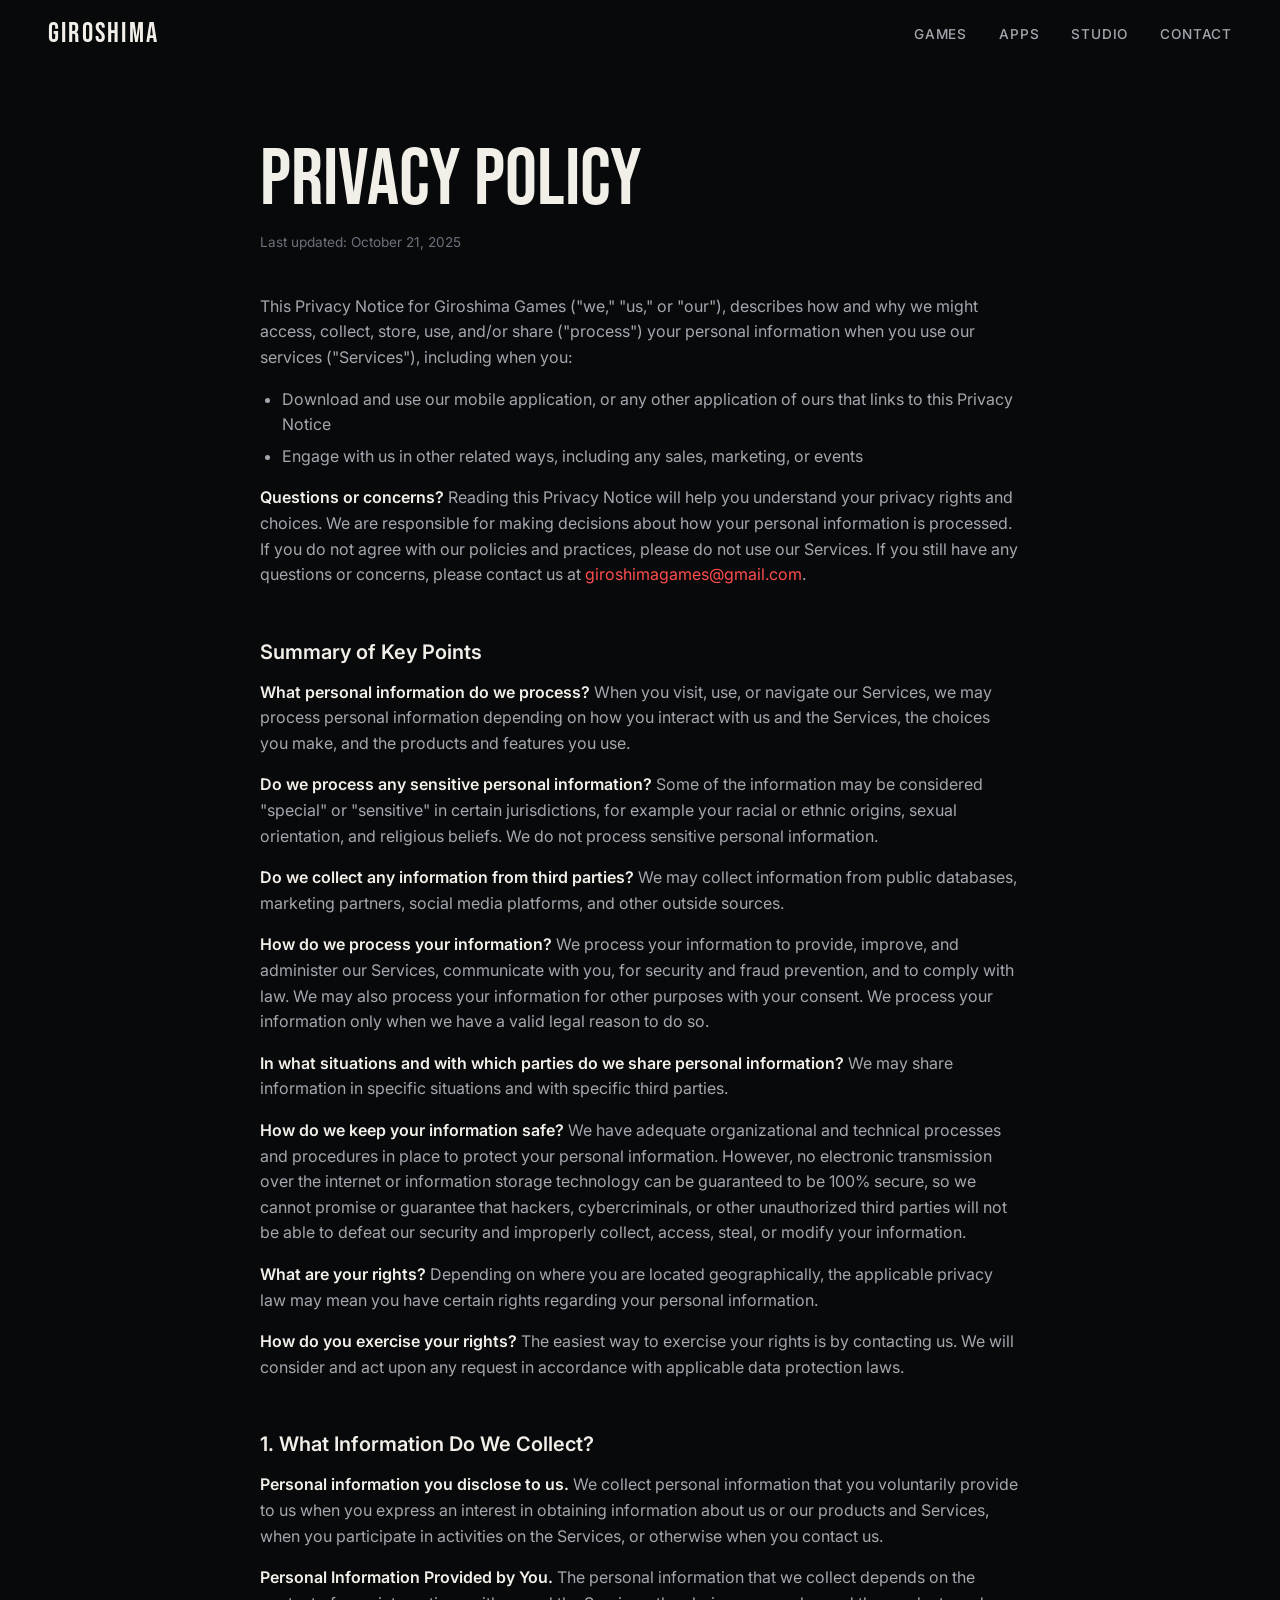
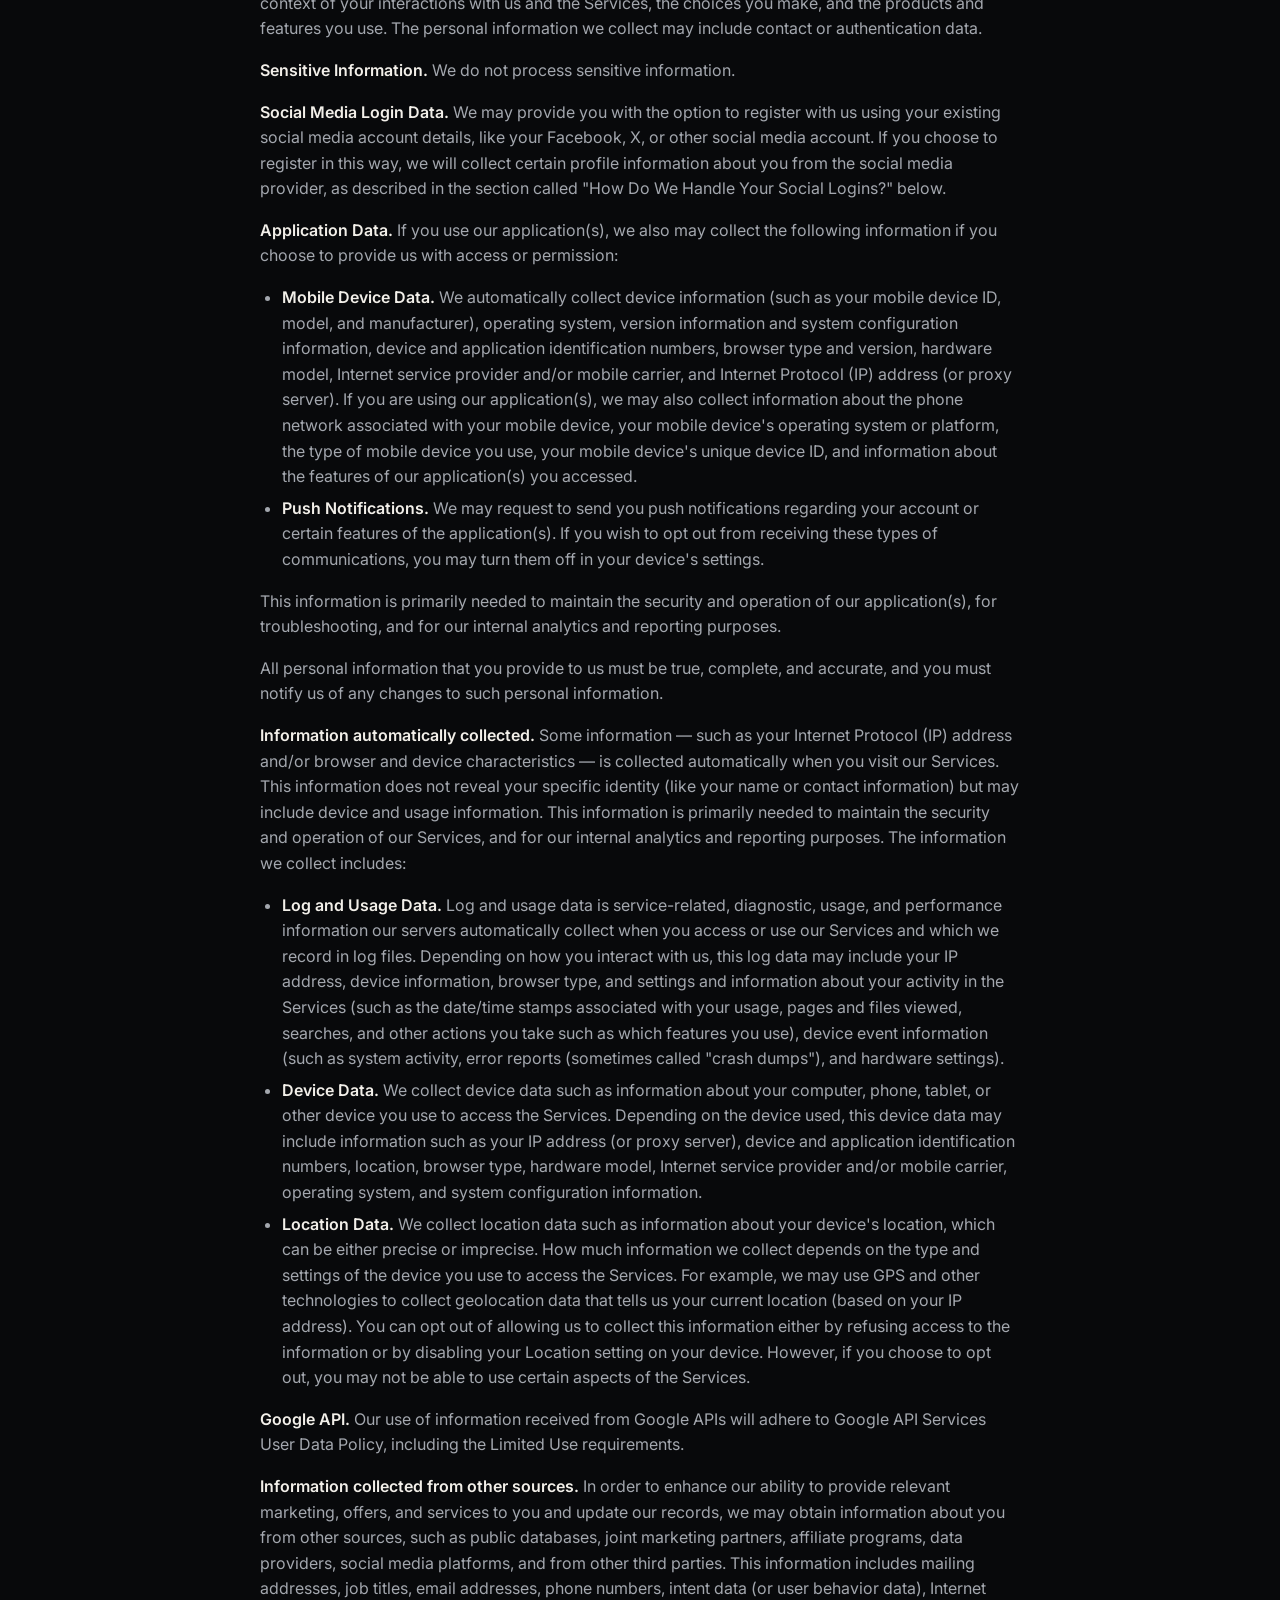
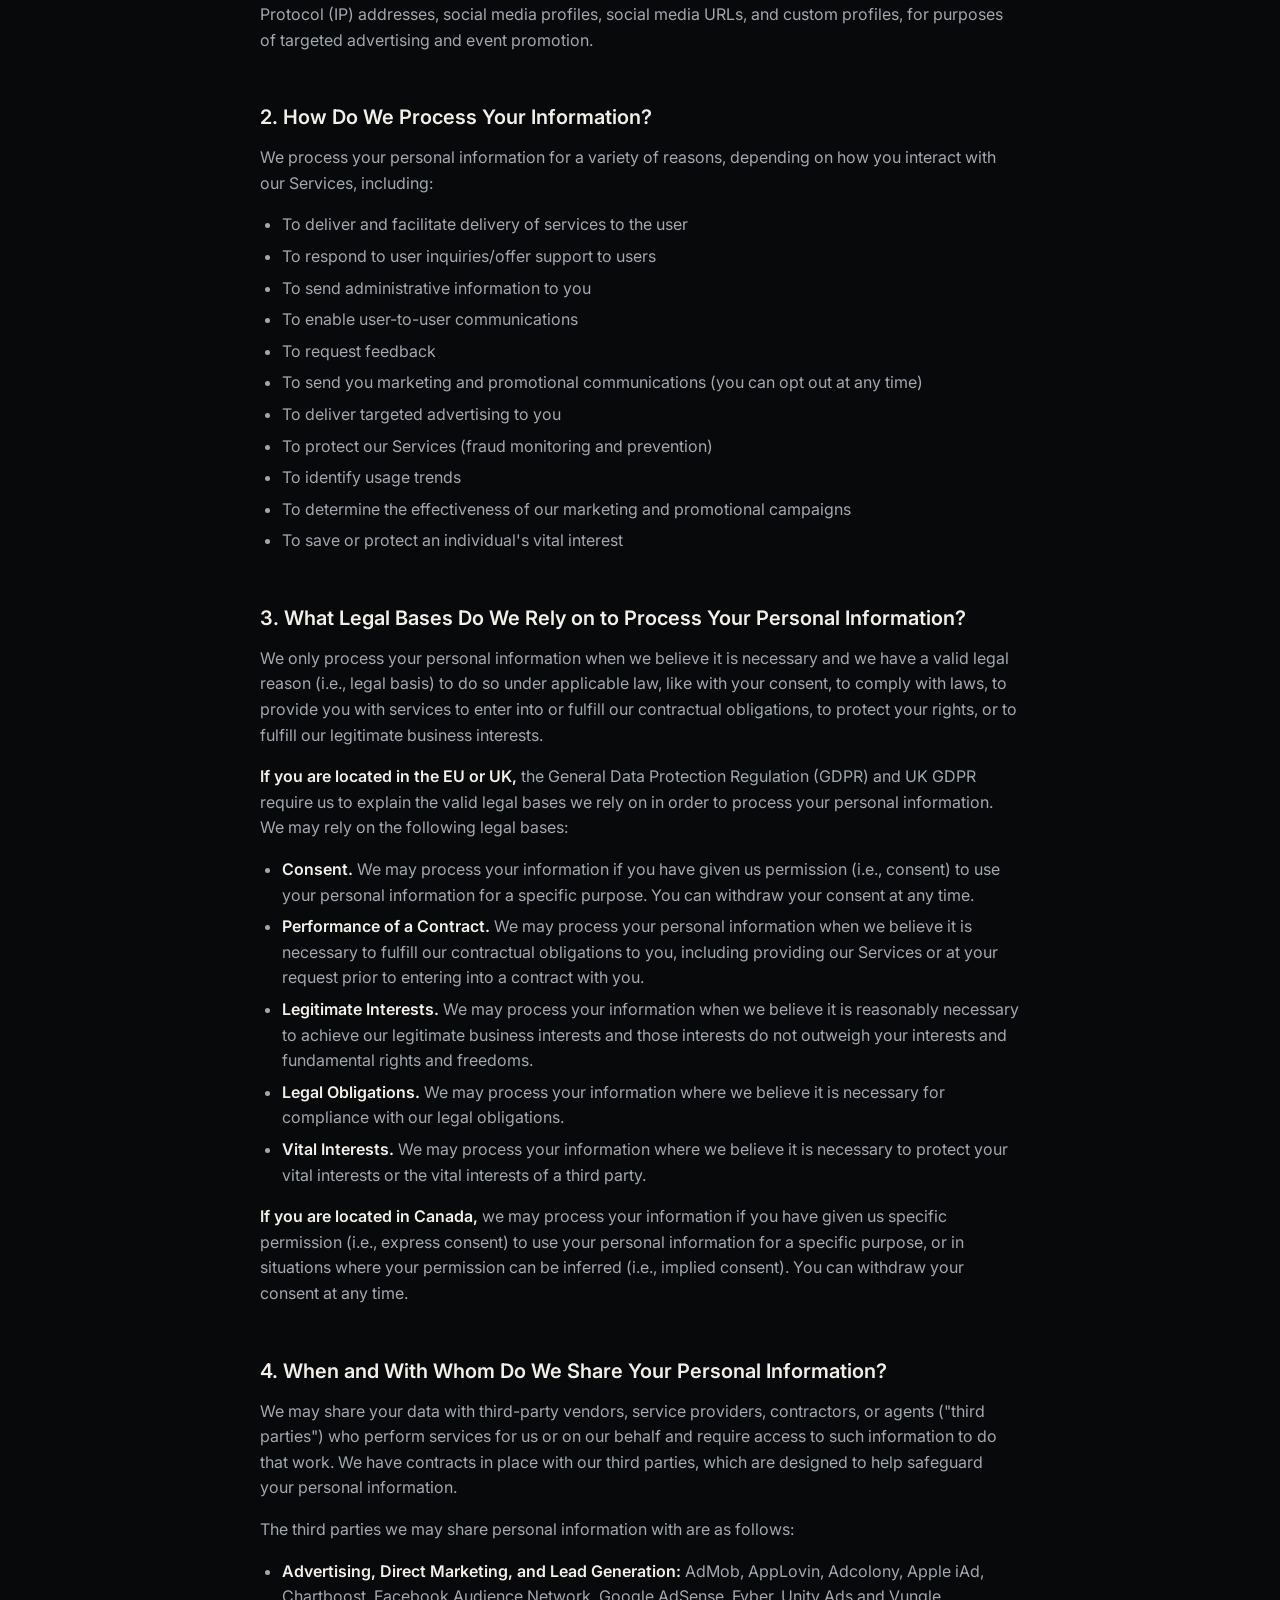
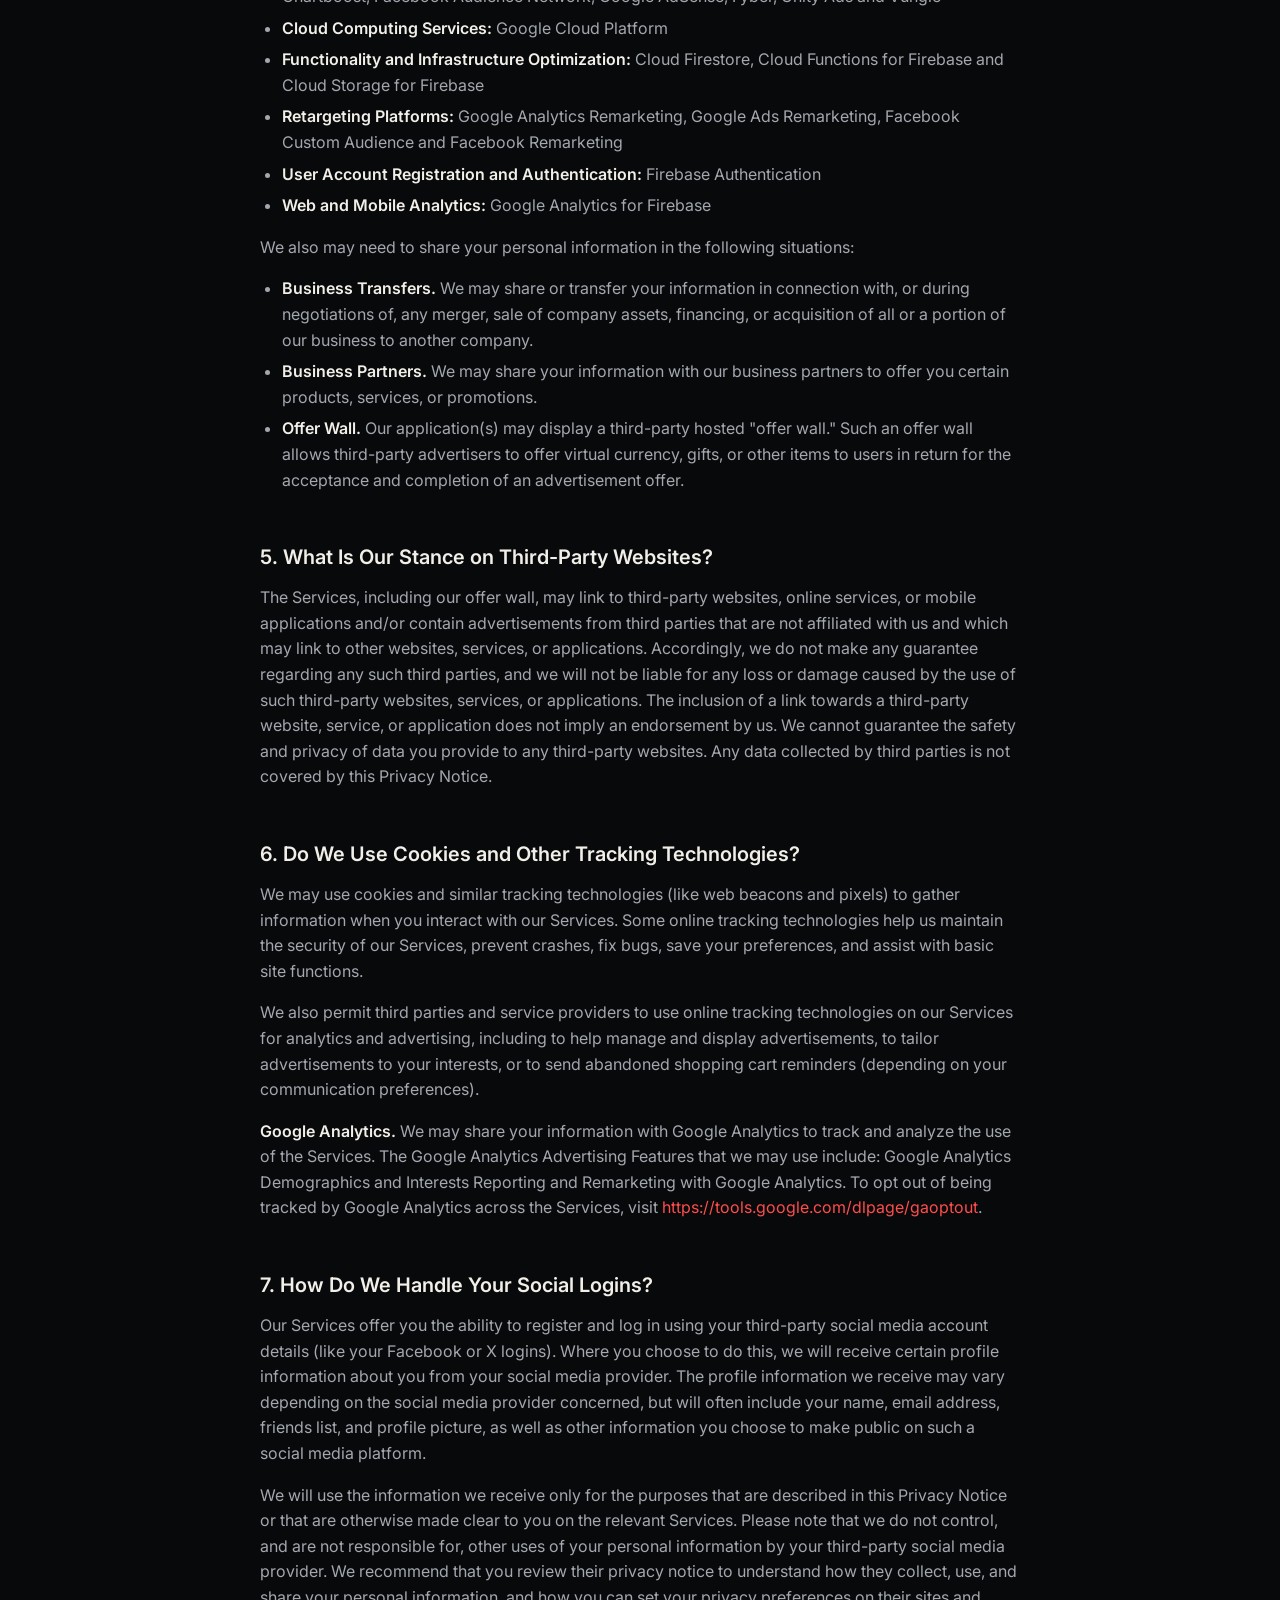
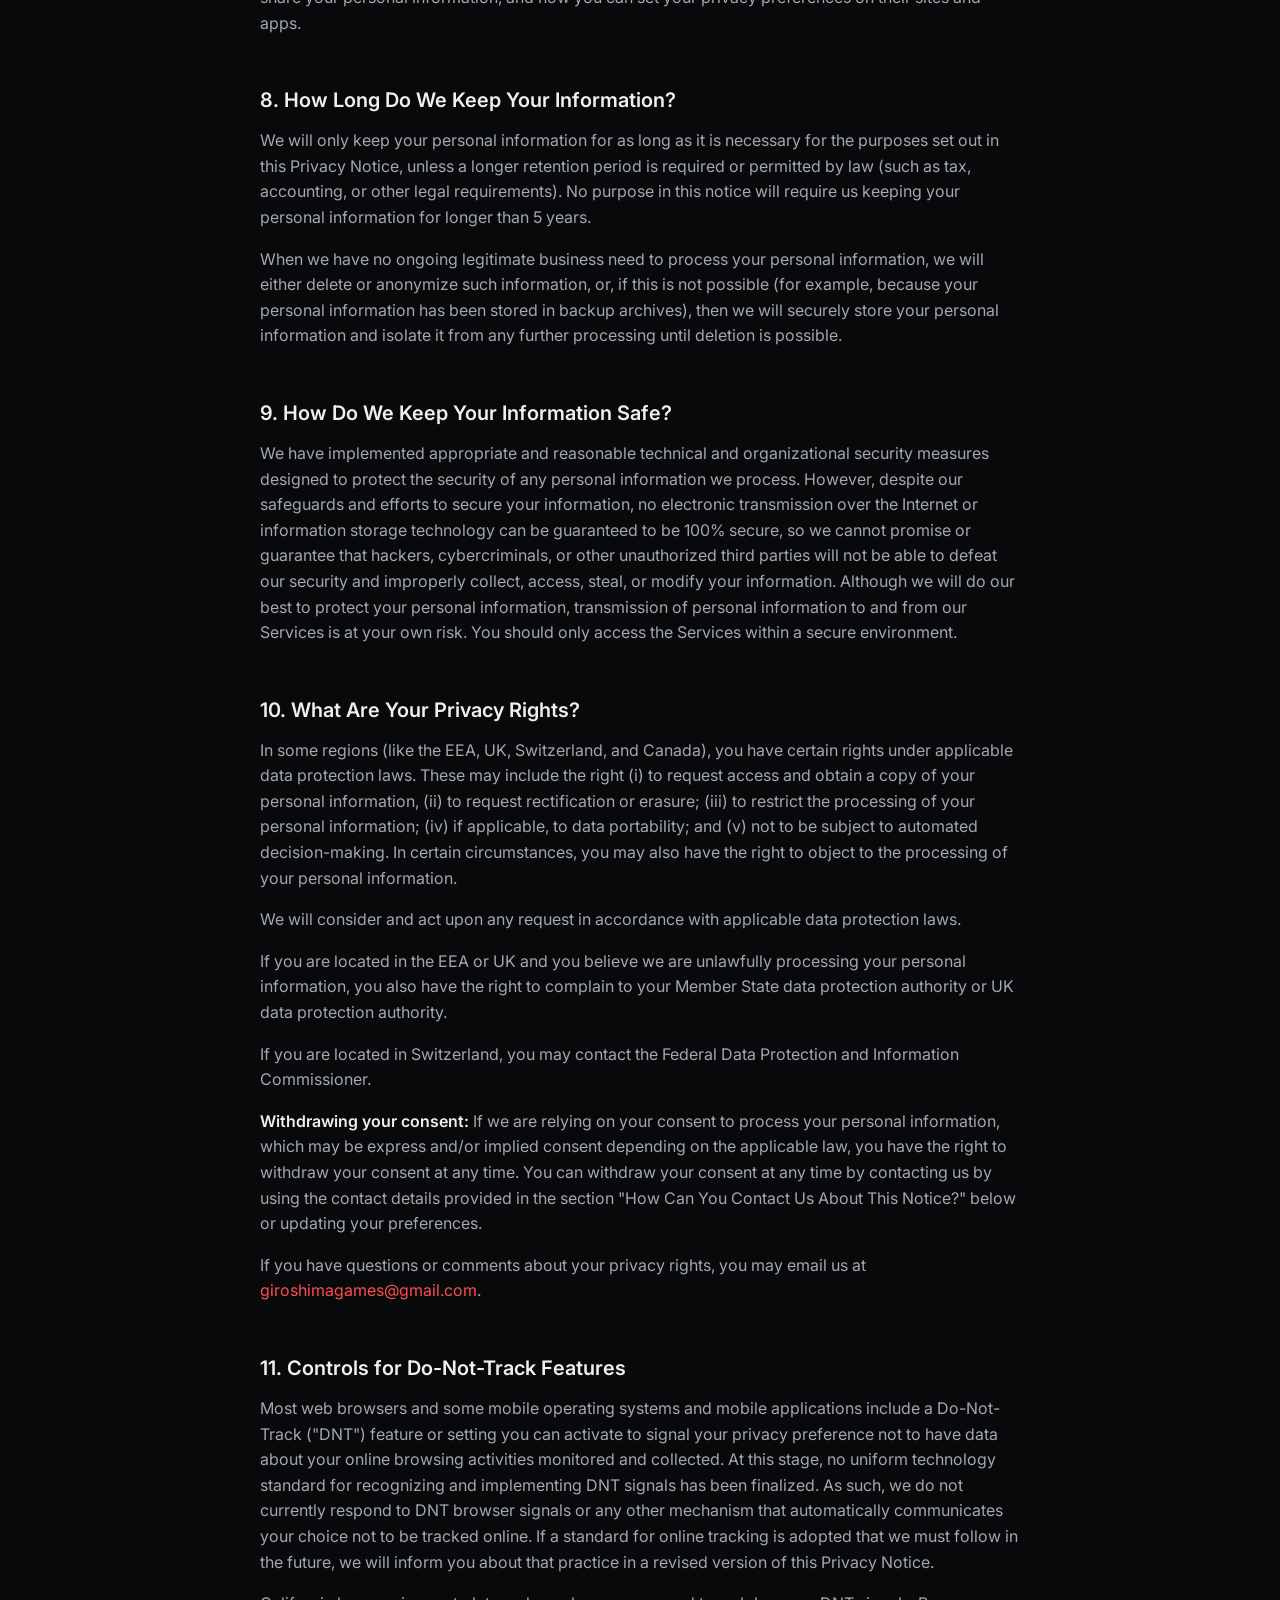
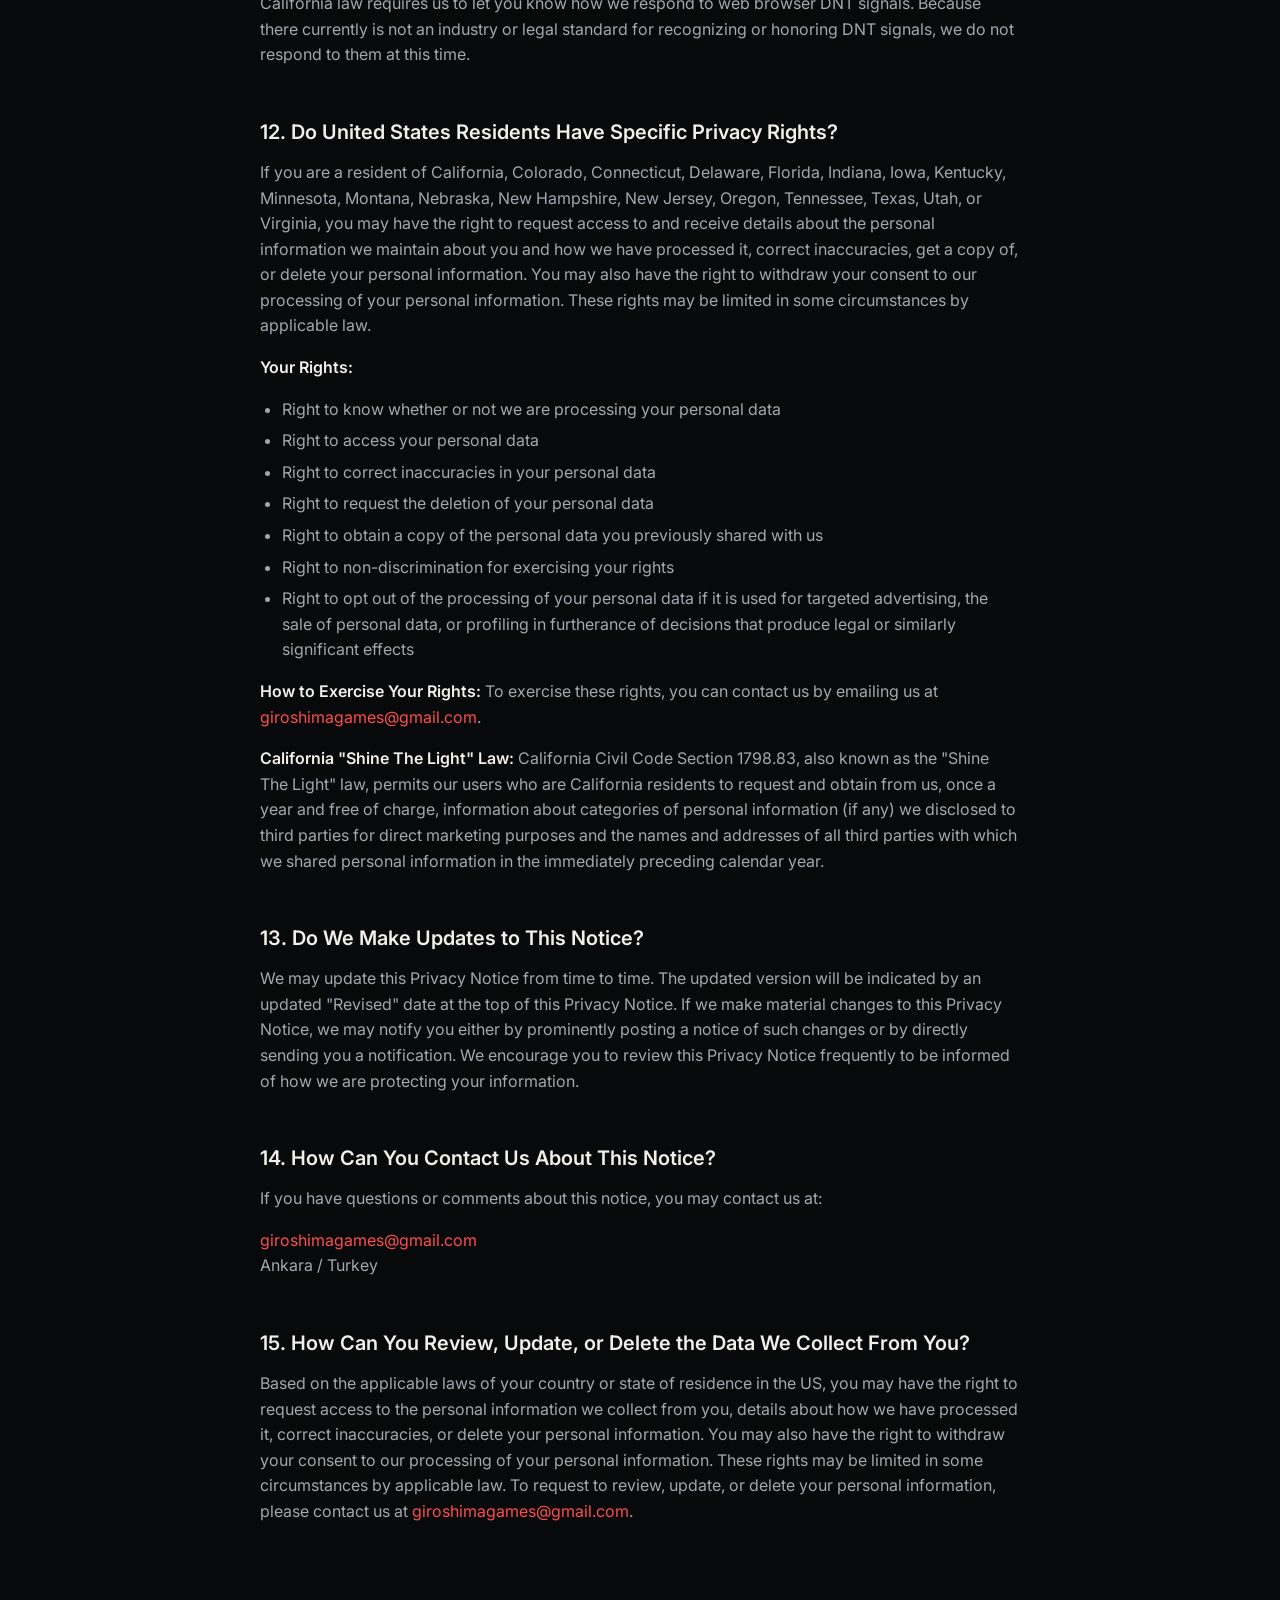
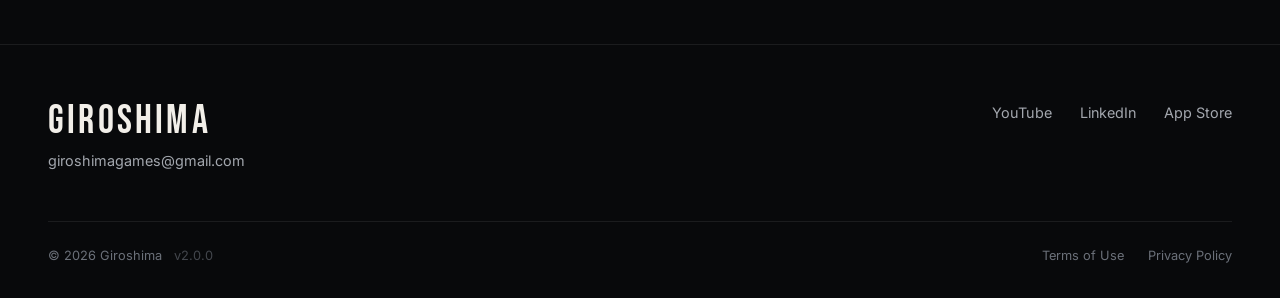
<file: privacy.html>
<!DOCTYPE html>
<html lang="en">
<head>
    <meta charset="UTF-8">
    <meta name="viewport" content="width=device-width, initial-scale=1.0">
    <title>Privacy Policy - Giroshima</title>
    <link rel="icon" type="image/svg+xml" href="favicon.svg">
        <link rel="preconnect" href="https://fonts.googleapis.com">
    <link rel="preconnect" href="https://fonts.gstatic.com" crossorigin>
    <link href="https://fonts.googleapis.com/css2?family=Bebas+Neue&family=Inter:wght@400;500;600&display=swap" rel="stylesheet">
    <link rel="stylesheet" href="css/site.css?v=2.3.1">
</head>
<body>
    <nav class="navbar">
        <div class="nav-container">
            <a href="index.html" class="logo">
            GIROSHIMA
            </a>
            <ul class="nav-links">
                <li><a href="index.html#games" class="nav-link">Games</a></li>
                <li><a href="index.html#apps" class="nav-link">Apps</a></li>
                <li><a href="about.html" class="nav-link">Studio</a></li>
                <li><a href="mailto:giroshimagames@gmail.com" class="nav-link">Contact</a></li>
            </ul>
            <button class="mobile-menu-btn" aria-label="Toggle menu">
                <span></span>
                <span></span>
            </button>
        </div>
    </nav>

    <main class="legal-page">
        <div class="legal-content">
            <h1>Privacy Policy</h1>
            <p class="last-updated">Last updated: October 21, 2025</p>

            <p>This Privacy Notice for Giroshima Games ("we," "us," or "our"), describes how and why we might access, collect, store, use, and/or share ("process") your personal information when you use our services ("Services"), including when you:</p>
            <ul>
                <li>Download and use our mobile application, or any other application of ours that links to this Privacy Notice</li>
                <li>Engage with us in other related ways, including any sales, marketing, or events</li>
            </ul>
            <p><strong>Questions or concerns?</strong> Reading this Privacy Notice will help you understand your privacy rights and choices. We are responsible for making decisions about how your personal information is processed. If you do not agree with our policies and practices, please do not use our Services. If you still have any questions or concerns, please contact us at <a href="mailto:giroshimagames@gmail.com">giroshimagames@gmail.com</a>.</p>

            <h2>Summary of Key Points</h2>
            <p><strong>What personal information do we process?</strong> When you visit, use, or navigate our Services, we may process personal information depending on how you interact with us and the Services, the choices you make, and the products and features you use.</p>
            <p><strong>Do we process any sensitive personal information?</strong> Some of the information may be considered "special" or "sensitive" in certain jurisdictions, for example your racial or ethnic origins, sexual orientation, and religious beliefs. We do not process sensitive personal information.</p>
            <p><strong>Do we collect any information from third parties?</strong> We may collect information from public databases, marketing partners, social media platforms, and other outside sources.</p>
            <p><strong>How do we process your information?</strong> We process your information to provide, improve, and administer our Services, communicate with you, for security and fraud prevention, and to comply with law. We may also process your information for other purposes with your consent. We process your information only when we have a valid legal reason to do so.</p>
            <p><strong>In what situations and with which parties do we share personal information?</strong> We may share information in specific situations and with specific third parties.</p>
            <p><strong>How do we keep your information safe?</strong> We have adequate organizational and technical processes and procedures in place to protect your personal information. However, no electronic transmission over the internet or information storage technology can be guaranteed to be 100% secure, so we cannot promise or guarantee that hackers, cybercriminals, or other unauthorized third parties will not be able to defeat our security and improperly collect, access, steal, or modify your information.</p>
            <p><strong>What are your rights?</strong> Depending on where you are located geographically, the applicable privacy law may mean you have certain rights regarding your personal information.</p>
            <p><strong>How do you exercise your rights?</strong> The easiest way to exercise your rights is by contacting us. We will consider and act upon any request in accordance with applicable data protection laws.</p>

            <h2>1. What Information Do We Collect?</h2>
            <p><strong>Personal information you disclose to us.</strong> We collect personal information that you voluntarily provide to us when you express an interest in obtaining information about us or our products and Services, when you participate in activities on the Services, or otherwise when you contact us.</p>
            <p><strong>Personal Information Provided by You.</strong> The personal information that we collect depends on the context of your interactions with us and the Services, the choices you make, and the products and features you use. The personal information we collect may include contact or authentication data.</p>
            <p><strong>Sensitive Information.</strong> We do not process sensitive information.</p>
            <p><strong>Social Media Login Data.</strong> We may provide you with the option to register with us using your existing social media account details, like your Facebook, X, or other social media account. If you choose to register in this way, we will collect certain profile information about you from the social media provider, as described in the section called "How Do We Handle Your Social Logins?" below.</p>
            <p><strong>Application Data.</strong> If you use our application(s), we also may collect the following information if you choose to provide us with access or permission:</p>
            <ul>
                <li><strong>Mobile Device Data.</strong> We automatically collect device information (such as your mobile device ID, model, and manufacturer), operating system, version information and system configuration information, device and application identification numbers, browser type and version, hardware model, Internet service provider and/or mobile carrier, and Internet Protocol (IP) address (or proxy server). If you are using our application(s), we may also collect information about the phone network associated with your mobile device, your mobile device's operating system or platform, the type of mobile device you use, your mobile device's unique device ID, and information about the features of our application(s) you accessed.</li>
                <li><strong>Push Notifications.</strong> We may request to send you push notifications regarding your account or certain features of the application(s). If you wish to opt out from receiving these types of communications, you may turn them off in your device's settings.</li>
            </ul>
            <p>This information is primarily needed to maintain the security and operation of our application(s), for troubleshooting, and for our internal analytics and reporting purposes.</p>
            <p>All personal information that you provide to us must be true, complete, and accurate, and you must notify us of any changes to such personal information.</p>

            <p><strong>Information automatically collected.</strong> Some information &mdash; such as your Internet Protocol (IP) address and/or browser and device characteristics &mdash; is collected automatically when you visit our Services. This information does not reveal your specific identity (like your name or contact information) but may include device and usage information. This information is primarily needed to maintain the security and operation of our Services, and for our internal analytics and reporting purposes. The information we collect includes:</p>
            <ul>
                <li><strong>Log and Usage Data.</strong> Log and usage data is service-related, diagnostic, usage, and performance information our servers automatically collect when you access or use our Services and which we record in log files. Depending on how you interact with us, this log data may include your IP address, device information, browser type, and settings and information about your activity in the Services (such as the date/time stamps associated with your usage, pages and files viewed, searches, and other actions you take such as which features you use), device event information (such as system activity, error reports (sometimes called "crash dumps"), and hardware settings).</li>
                <li><strong>Device Data.</strong> We collect device data such as information about your computer, phone, tablet, or other device you use to access the Services. Depending on the device used, this device data may include information such as your IP address (or proxy server), device and application identification numbers, location, browser type, hardware model, Internet service provider and/or mobile carrier, operating system, and system configuration information.</li>
                <li><strong>Location Data.</strong> We collect location data such as information about your device's location, which can be either precise or imprecise. How much information we collect depends on the type and settings of the device you use to access the Services. For example, we may use GPS and other technologies to collect geolocation data that tells us your current location (based on your IP address). You can opt out of allowing us to collect this information either by refusing access to the information or by disabling your Location setting on your device. However, if you choose to opt out, you may not be able to use certain aspects of the Services.</li>
            </ul>

            <p><strong>Google API.</strong> Our use of information received from Google APIs will adhere to Google API Services User Data Policy, including the Limited Use requirements.</p>

            <p><strong>Information collected from other sources.</strong> In order to enhance our ability to provide relevant marketing, offers, and services to you and update our records, we may obtain information about you from other sources, such as public databases, joint marketing partners, affiliate programs, data providers, social media platforms, and from other third parties. This information includes mailing addresses, job titles, email addresses, phone numbers, intent data (or user behavior data), Internet Protocol (IP) addresses, social media profiles, social media URLs, and custom profiles, for purposes of targeted advertising and event promotion.</p>

            <h2>2. How Do We Process Your Information?</h2>
            <p>We process your personal information for a variety of reasons, depending on how you interact with our Services, including:</p>
            <ul>
                <li>To deliver and facilitate delivery of services to the user</li>
                <li>To respond to user inquiries/offer support to users</li>
                <li>To send administrative information to you</li>
                <li>To enable user-to-user communications</li>
                <li>To request feedback</li>
                <li>To send you marketing and promotional communications (you can opt out at any time)</li>
                <li>To deliver targeted advertising to you</li>
                <li>To protect our Services (fraud monitoring and prevention)</li>
                <li>To identify usage trends</li>
                <li>To determine the effectiveness of our marketing and promotional campaigns</li>
                <li>To save or protect an individual's vital interest</li>
            </ul>

            <h2>3. What Legal Bases Do We Rely on to Process Your Personal Information?</h2>
            <p>We only process your personal information when we believe it is necessary and we have a valid legal reason (i.e., legal basis) to do so under applicable law, like with your consent, to comply with laws, to provide you with services to enter into or fulfill our contractual obligations, to protect your rights, or to fulfill our legitimate business interests.</p>
            <p><strong>If you are located in the EU or UK,</strong> the General Data Protection Regulation (GDPR) and UK GDPR require us to explain the valid legal bases we rely on in order to process your personal information. We may rely on the following legal bases:</p>
            <ul>
                <li><strong>Consent.</strong> We may process your information if you have given us permission (i.e., consent) to use your personal information for a specific purpose. You can withdraw your consent at any time.</li>
                <li><strong>Performance of a Contract.</strong> We may process your personal information when we believe it is necessary to fulfill our contractual obligations to you, including providing our Services or at your request prior to entering into a contract with you.</li>
                <li><strong>Legitimate Interests.</strong> We may process your information when we believe it is reasonably necessary to achieve our legitimate business interests and those interests do not outweigh your interests and fundamental rights and freedoms.</li>
                <li><strong>Legal Obligations.</strong> We may process your information where we believe it is necessary for compliance with our legal obligations.</li>
                <li><strong>Vital Interests.</strong> We may process your information where we believe it is necessary to protect your vital interests or the vital interests of a third party.</li>
            </ul>
            <p><strong>If you are located in Canada,</strong> we may process your information if you have given us specific permission (i.e., express consent) to use your personal information for a specific purpose, or in situations where your permission can be inferred (i.e., implied consent). You can withdraw your consent at any time.</p>

            <h2>4. When and With Whom Do We Share Your Personal Information?</h2>
            <p>We may share your data with third-party vendors, service providers, contractors, or agents ("third parties") who perform services for us or on our behalf and require access to such information to do that work. We have contracts in place with our third parties, which are designed to help safeguard your personal information.</p>
            <p>The third parties we may share personal information with are as follows:</p>
            <ul>
                <li><strong>Advertising, Direct Marketing, and Lead Generation:</strong> AdMob, AppLovin, Adcolony, Apple iAd, Chartboost, Facebook Audience Network, Google AdSense, Fyber, Unity Ads and Vungle</li>
                <li><strong>Cloud Computing Services:</strong> Google Cloud Platform</li>
                <li><strong>Functionality and Infrastructure Optimization:</strong> Cloud Firestore, Cloud Functions for Firebase and Cloud Storage for Firebase</li>
                <li><strong>Retargeting Platforms:</strong> Google Analytics Remarketing, Google Ads Remarketing, Facebook Custom Audience and Facebook Remarketing</li>
                <li><strong>User Account Registration and Authentication:</strong> Firebase Authentication</li>
                <li><strong>Web and Mobile Analytics:</strong> Google Analytics for Firebase</li>
            </ul>
            <p>We also may need to share your personal information in the following situations:</p>
            <ul>
                <li><strong>Business Transfers.</strong> We may share or transfer your information in connection with, or during negotiations of, any merger, sale of company assets, financing, or acquisition of all or a portion of our business to another company.</li>
                <li><strong>Business Partners.</strong> We may share your information with our business partners to offer you certain products, services, or promotions.</li>
                <li><strong>Offer Wall.</strong> Our application(s) may display a third-party hosted "offer wall." Such an offer wall allows third-party advertisers to offer virtual currency, gifts, or other items to users in return for the acceptance and completion of an advertisement offer.</li>
            </ul>

            <h2>5. What Is Our Stance on Third-Party Websites?</h2>
            <p>The Services, including our offer wall, may link to third-party websites, online services, or mobile applications and/or contain advertisements from third parties that are not affiliated with us and which may link to other websites, services, or applications. Accordingly, we do not make any guarantee regarding any such third parties, and we will not be liable for any loss or damage caused by the use of such third-party websites, services, or applications. The inclusion of a link towards a third-party website, service, or application does not imply an endorsement by us. We cannot guarantee the safety and privacy of data you provide to any third-party websites. Any data collected by third parties is not covered by this Privacy Notice.</p>

            <h2>6. Do We Use Cookies and Other Tracking Technologies?</h2>
            <p>We may use cookies and similar tracking technologies (like web beacons and pixels) to gather information when you interact with our Services. Some online tracking technologies help us maintain the security of our Services, prevent crashes, fix bugs, save your preferences, and assist with basic site functions.</p>
            <p>We also permit third parties and service providers to use online tracking technologies on our Services for analytics and advertising, including to help manage and display advertisements, to tailor advertisements to your interests, or to send abandoned shopping cart reminders (depending on your communication preferences).</p>
            <p><strong>Google Analytics.</strong> We may share your information with Google Analytics to track and analyze the use of the Services. The Google Analytics Advertising Features that we may use include: Google Analytics Demographics and Interests Reporting and Remarketing with Google Analytics. To opt out of being tracked by Google Analytics across the Services, visit <a href="https://tools.google.com/dlpage/gaoptout" target="_blank" rel="noopener noreferrer">https://tools.google.com/dlpage/gaoptout</a>.</p>

            <h2>7. How Do We Handle Your Social Logins?</h2>
            <p>Our Services offer you the ability to register and log in using your third-party social media account details (like your Facebook or X logins). Where you choose to do this, we will receive certain profile information about you from your social media provider. The profile information we receive may vary depending on the social media provider concerned, but will often include your name, email address, friends list, and profile picture, as well as other information you choose to make public on such a social media platform.</p>
            <p>We will use the information we receive only for the purposes that are described in this Privacy Notice or that are otherwise made clear to you on the relevant Services. Please note that we do not control, and are not responsible for, other uses of your personal information by your third-party social media provider. We recommend that you review their privacy notice to understand how they collect, use, and share your personal information, and how you can set your privacy preferences on their sites and apps.</p>

            <h2>8. How Long Do We Keep Your Information?</h2>
            <p>We will only keep your personal information for as long as it is necessary for the purposes set out in this Privacy Notice, unless a longer retention period is required or permitted by law (such as tax, accounting, or other legal requirements). No purpose in this notice will require us keeping your personal information for longer than 5 years.</p>
            <p>When we have no ongoing legitimate business need to process your personal information, we will either delete or anonymize such information, or, if this is not possible (for example, because your personal information has been stored in backup archives), then we will securely store your personal information and isolate it from any further processing until deletion is possible.</p>

            <h2>9. How Do We Keep Your Information Safe?</h2>
            <p>We have implemented appropriate and reasonable technical and organizational security measures designed to protect the security of any personal information we process. However, despite our safeguards and efforts to secure your information, no electronic transmission over the Internet or information storage technology can be guaranteed to be 100% secure, so we cannot promise or guarantee that hackers, cybercriminals, or other unauthorized third parties will not be able to defeat our security and improperly collect, access, steal, or modify your information. Although we will do our best to protect your personal information, transmission of personal information to and from our Services is at your own risk. You should only access the Services within a secure environment.</p>

            <h2>10. What Are Your Privacy Rights?</h2>
            <p>In some regions (like the EEA, UK, Switzerland, and Canada), you have certain rights under applicable data protection laws. These may include the right (i) to request access and obtain a copy of your personal information, (ii) to request rectification or erasure; (iii) to restrict the processing of your personal information; (iv) if applicable, to data portability; and (v) not to be subject to automated decision-making. In certain circumstances, you may also have the right to object to the processing of your personal information.</p>
            <p>We will consider and act upon any request in accordance with applicable data protection laws.</p>
            <p>If you are located in the EEA or UK and you believe we are unlawfully processing your personal information, you also have the right to complain to your Member State data protection authority or UK data protection authority.</p>
            <p>If you are located in Switzerland, you may contact the Federal Data Protection and Information Commissioner.</p>
            <p><strong>Withdrawing your consent:</strong> If we are relying on your consent to process your personal information, which may be express and/or implied consent depending on the applicable law, you have the right to withdraw your consent at any time. You can withdraw your consent at any time by contacting us by using the contact details provided in the section "How Can You Contact Us About This Notice?" below or updating your preferences.</p>
            <p>If you have questions or comments about your privacy rights, you may email us at <a href="mailto:giroshimagames@gmail.com">giroshimagames@gmail.com</a>.</p>

            <h2>11. Controls for Do-Not-Track Features</h2>
            <p>Most web browsers and some mobile operating systems and mobile applications include a Do-Not-Track ("DNT") feature or setting you can activate to signal your privacy preference not to have data about your online browsing activities monitored and collected. At this stage, no uniform technology standard for recognizing and implementing DNT signals has been finalized. As such, we do not currently respond to DNT browser signals or any other mechanism that automatically communicates your choice not to be tracked online. If a standard for online tracking is adopted that we must follow in the future, we will inform you about that practice in a revised version of this Privacy Notice.</p>
            <p>California law requires us to let you know how we respond to web browser DNT signals. Because there currently is not an industry or legal standard for recognizing or honoring DNT signals, we do not respond to them at this time.</p>

            <h2>12. Do United States Residents Have Specific Privacy Rights?</h2>
            <p>If you are a resident of California, Colorado, Connecticut, Delaware, Florida, Indiana, Iowa, Kentucky, Minnesota, Montana, Nebraska, New Hampshire, New Jersey, Oregon, Tennessee, Texas, Utah, or Virginia, you may have the right to request access to and receive details about the personal information we maintain about you and how we have processed it, correct inaccuracies, get a copy of, or delete your personal information. You may also have the right to withdraw your consent to our processing of your personal information. These rights may be limited in some circumstances by applicable law.</p>
            <p><strong>Your Rights:</strong></p>
            <ul>
                <li>Right to know whether or not we are processing your personal data</li>
                <li>Right to access your personal data</li>
                <li>Right to correct inaccuracies in your personal data</li>
                <li>Right to request the deletion of your personal data</li>
                <li>Right to obtain a copy of the personal data you previously shared with us</li>
                <li>Right to non-discrimination for exercising your rights</li>
                <li>Right to opt out of the processing of your personal data if it is used for targeted advertising, the sale of personal data, or profiling in furtherance of decisions that produce legal or similarly significant effects</li>
            </ul>
            <p><strong>How to Exercise Your Rights:</strong> To exercise these rights, you can contact us by emailing us at <a href="mailto:giroshimagames@gmail.com">giroshimagames@gmail.com</a>.</p>
            <p><strong>California "Shine The Light" Law:</strong> California Civil Code Section 1798.83, also known as the "Shine The Light" law, permits our users who are California residents to request and obtain from us, once a year and free of charge, information about categories of personal information (if any) we disclosed to third parties for direct marketing purposes and the names and addresses of all third parties with which we shared personal information in the immediately preceding calendar year.</p>

            <h2>13. Do We Make Updates to This Notice?</h2>
            <p>We may update this Privacy Notice from time to time. The updated version will be indicated by an updated "Revised" date at the top of this Privacy Notice. If we make material changes to this Privacy Notice, we may notify you either by prominently posting a notice of such changes or by directly sending you a notification. We encourage you to review this Privacy Notice frequently to be informed of how we are protecting your information.</p>

            <h2>14. How Can You Contact Us About This Notice?</h2>
            <p>If you have questions or comments about this notice, you may contact us at:</p>
            <p><a href="mailto:giroshimagames@gmail.com">giroshimagames@gmail.com</a><br>Ankara / Turkey</p>

            <h2>15. How Can You Review, Update, or Delete the Data We Collect From You?</h2>
            <p>Based on the applicable laws of your country or state of residence in the US, you may have the right to request access to the personal information we collect from you, details about how we have processed it, correct inaccuracies, or delete your personal information. You may also have the right to withdraw your consent to our processing of your personal information. These rights may be limited in some circumstances by applicable law. To request to review, update, or delete your personal information, please contact us at <a href="mailto:giroshimagames@gmail.com">giroshimagames@gmail.com</a>.</p>
        </div>
    </main>

    <footer class="footer">
        <div class="container">
            <div class="footer-content">
                <div class="footer-brand">
                    <span class="logo">GIROSHIMA</span>
                    <a href="mailto:giroshimagames@gmail.com" class="footer-mail">giroshimagames@gmail.com</a>
                </div>
                <div class="footer-social">
                    <a href="https://www.youtube.com/@girayilhan8198" target="_blank" rel="noopener noreferrer">YouTube</a>
                    <a href="https://www.linkedin.com/in/girayilhan/" target="_blank" rel="noopener noreferrer">LinkedIn</a>
                    <a href="https://apps.apple.com/tr/developer/giray-ilhan/id1880998348?l=tr" target="_blank" rel="noopener noreferrer">App Store</a>
                </div>
            </div>
            <div class="footer-bottom">
                <p>&copy; 2026 Giroshima <span class="version">v2.0.0</span></p>
                <div class="footer-links">
                    <a href="terms.html">Terms of Use</a>
                    <a href="privacy.html">Privacy Policy</a>
                </div>
            </div>
        </div>
    </footer>

    <script src="js/main.js?v=2.3.1"></script>
</body>
</html>
</file>
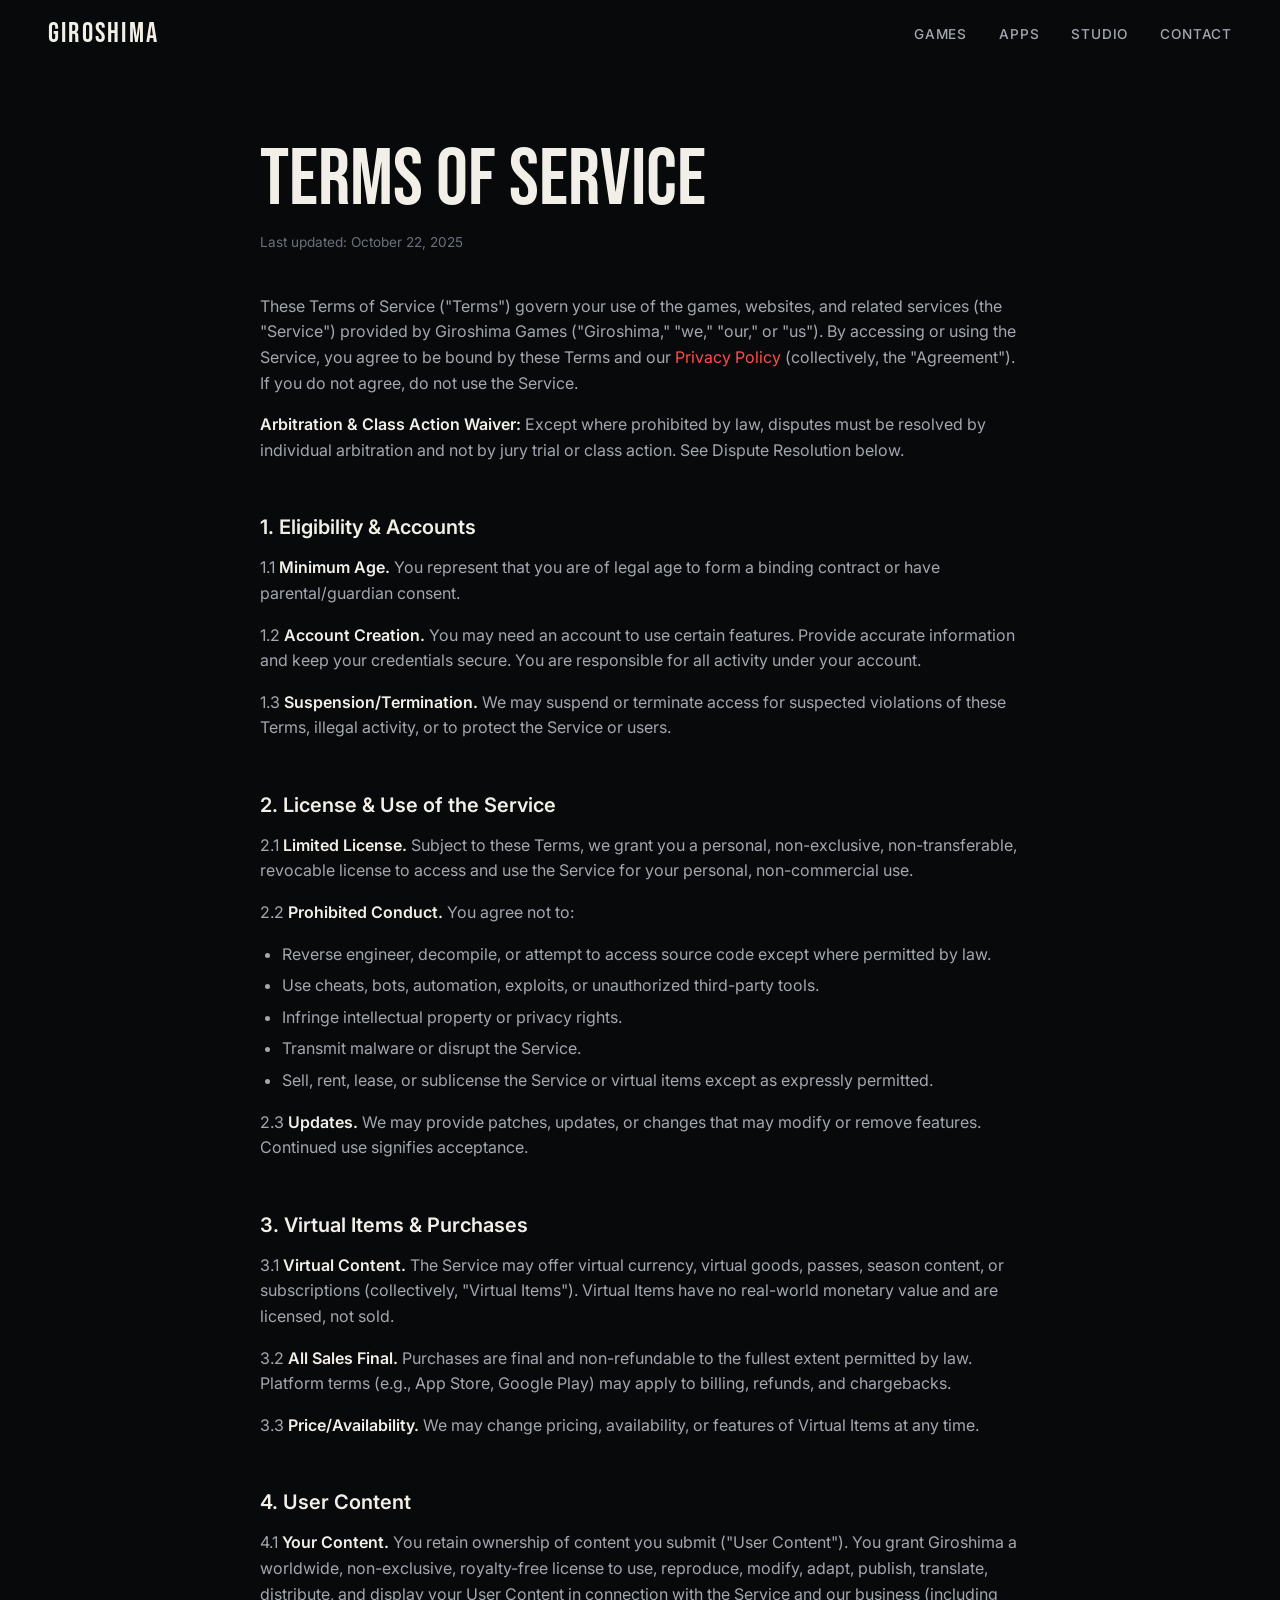
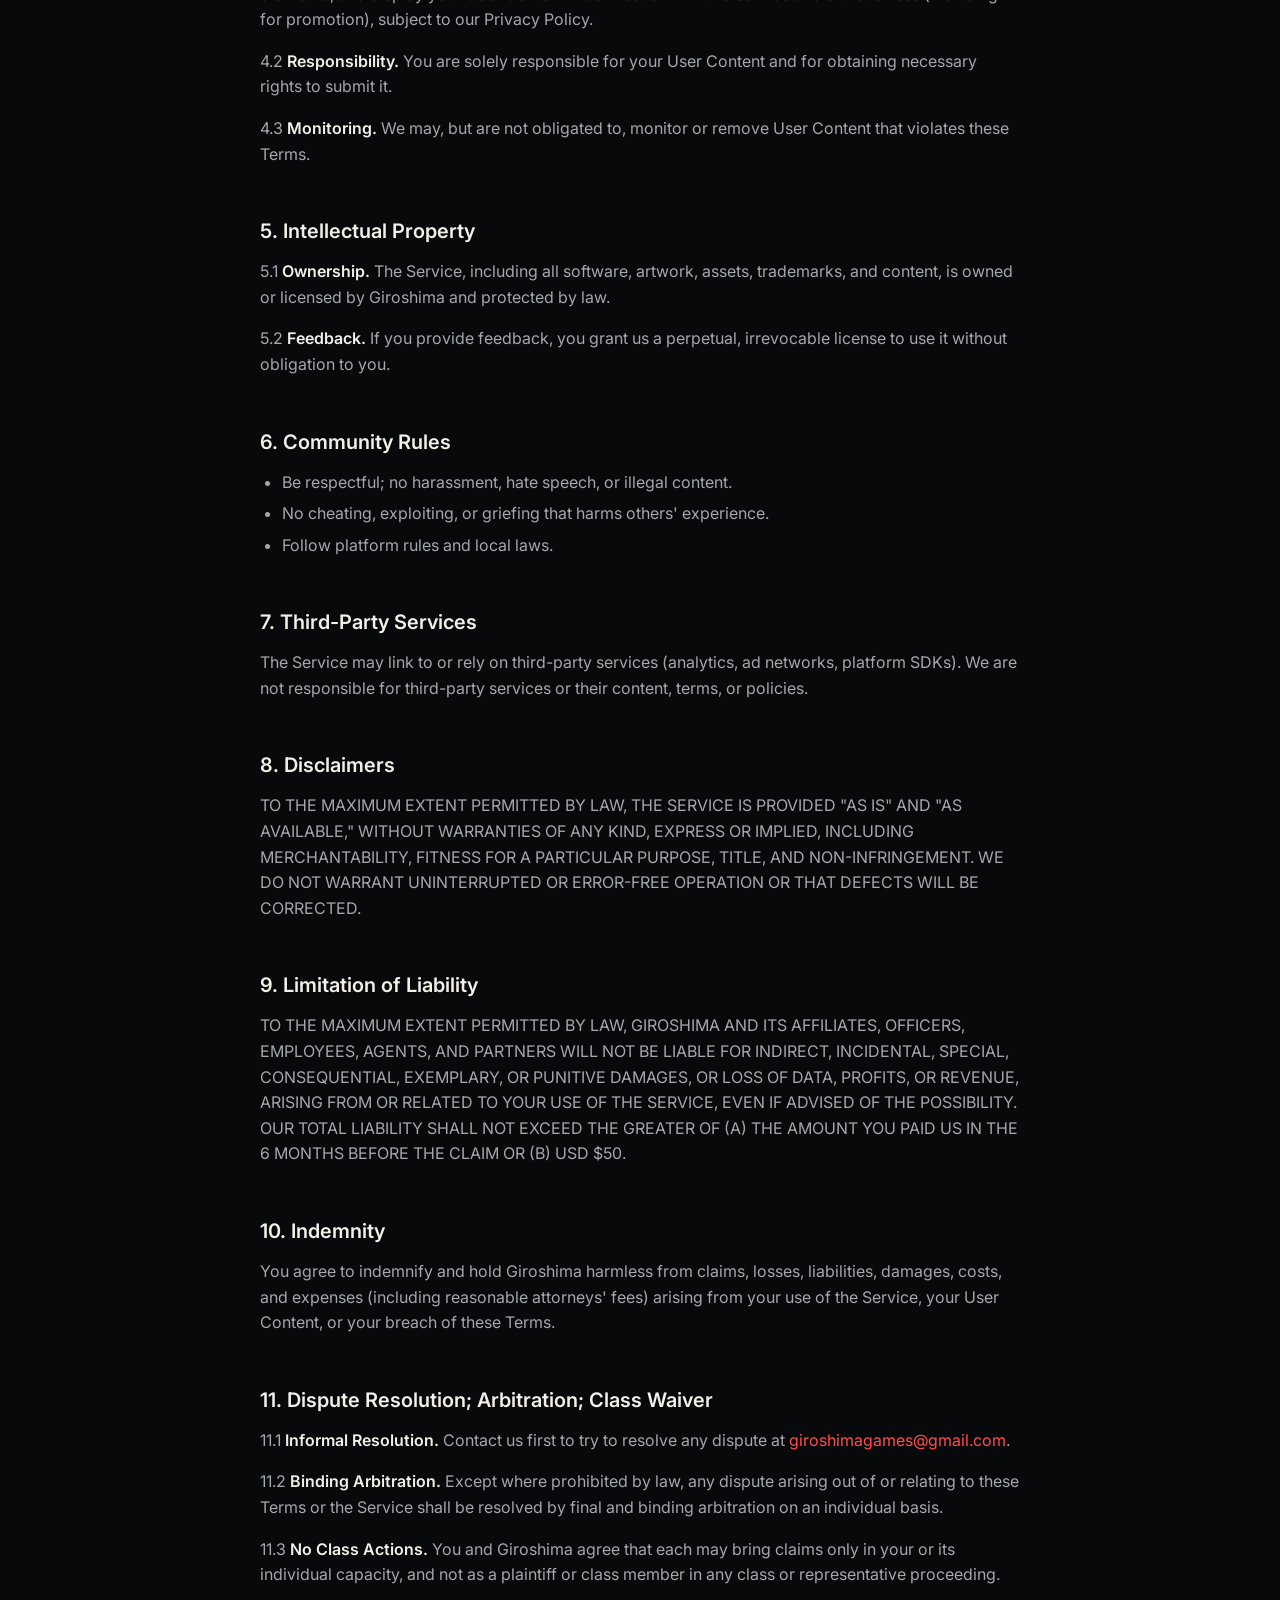
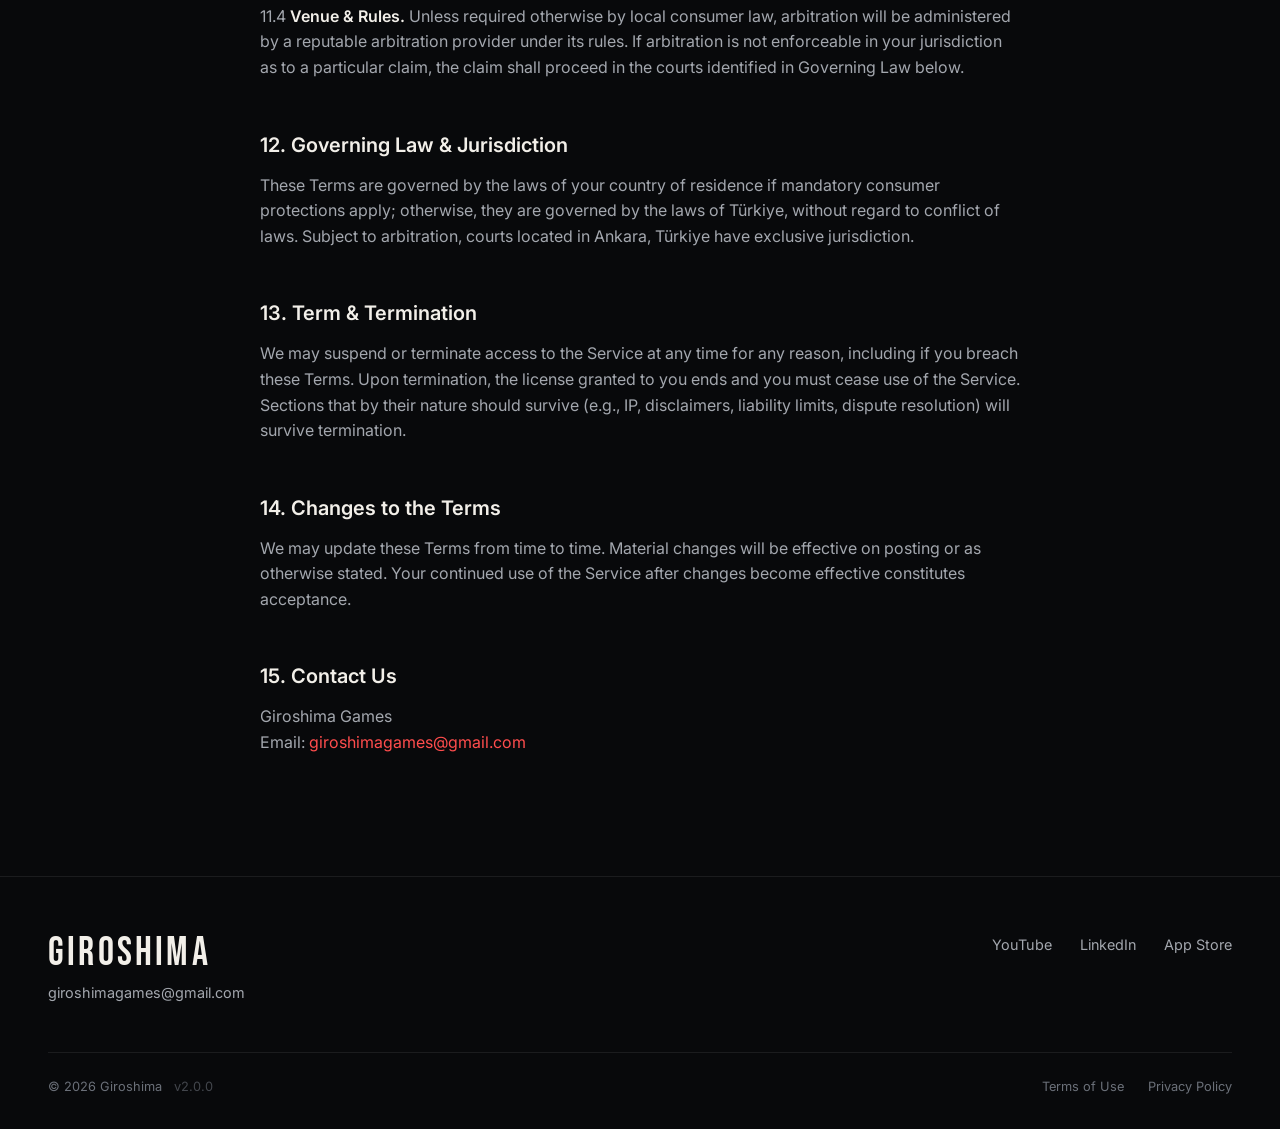
<file: terms.html>
<!DOCTYPE html>
<html lang="en">
<head>
    <meta charset="UTF-8">
    <meta name="viewport" content="width=device-width, initial-scale=1.0">
    <title>Terms of Use - Giroshima</title>
    <link rel="icon" type="image/svg+xml" href="favicon.svg">
        <link rel="preconnect" href="https://fonts.googleapis.com">
    <link rel="preconnect" href="https://fonts.gstatic.com" crossorigin>
    <link href="https://fonts.googleapis.com/css2?family=Bebas+Neue&family=Inter:wght@400;500;600&display=swap" rel="stylesheet">
    <link rel="stylesheet" href="css/site.css?v=2.3.1">
</head>
<body>
    <nav class="navbar">
        <div class="nav-container">
            <a href="index.html" class="logo">
            GIROSHIMA
            </a>
            <ul class="nav-links">
                <li><a href="index.html#games" class="nav-link">Games</a></li>
                <li><a href="index.html#apps" class="nav-link">Apps</a></li>
                <li><a href="about.html" class="nav-link">Studio</a></li>
                <li><a href="mailto:giroshimagames@gmail.com" class="nav-link">Contact</a></li>
            </ul>
            <button class="mobile-menu-btn" aria-label="Toggle menu">
                <span></span>
                <span></span>
            </button>
        </div>
    </nav>

    <main class="legal-page">
        <div class="legal-content">
            <h1>Terms of Service</h1>
            <p class="last-updated">Last updated: October 22, 2025</p>

            <p>These Terms of Service ("Terms") govern your use of the games, websites, and related services (the "Service") provided by Giroshima Games ("Giroshima," "we," "our," or "us"). By accessing or using the Service, you agree to be bound by these Terms and our <a href="privacy.html">Privacy Policy</a> (collectively, the "Agreement"). If you do not agree, do not use the Service.</p>

            <p><strong>Arbitration &amp; Class Action Waiver:</strong> Except where prohibited by law, disputes must be resolved by individual arbitration and not by jury trial or class action. See Dispute Resolution below.</p>

            <h2>1. Eligibility &amp; Accounts</h2>
            <p>1.1 <strong>Minimum Age.</strong> You represent that you are of legal age to form a binding contract or have parental/guardian consent.</p>
            <p>1.2 <strong>Account Creation.</strong> You may need an account to use certain features. Provide accurate information and keep your credentials secure. You are responsible for all activity under your account.</p>
            <p>1.3 <strong>Suspension/Termination.</strong> We may suspend or terminate access for suspected violations of these Terms, illegal activity, or to protect the Service or users.</p>

            <h2>2. License &amp; Use of the Service</h2>
            <p>2.1 <strong>Limited License.</strong> Subject to these Terms, we grant you a personal, non-exclusive, non-transferable, revocable license to access and use the Service for your personal, non-commercial use.</p>
            <p>2.2 <strong>Prohibited Conduct.</strong> You agree not to:</p>
            <ul>
                <li>Reverse engineer, decompile, or attempt to access source code except where permitted by law.</li>
                <li>Use cheats, bots, automation, exploits, or unauthorized third-party tools.</li>
                <li>Infringe intellectual property or privacy rights.</li>
                <li>Transmit malware or disrupt the Service.</li>
                <li>Sell, rent, lease, or sublicense the Service or virtual items except as expressly permitted.</li>
            </ul>
            <p>2.3 <strong>Updates.</strong> We may provide patches, updates, or changes that may modify or remove features. Continued use signifies acceptance.</p>

            <h2>3. Virtual Items &amp; Purchases</h2>
            <p>3.1 <strong>Virtual Content.</strong> The Service may offer virtual currency, virtual goods, passes, season content, or subscriptions (collectively, "Virtual Items"). Virtual Items have no real-world monetary value and are licensed, not sold.</p>
            <p>3.2 <strong>All Sales Final.</strong> Purchases are final and non-refundable to the fullest extent permitted by law. Platform terms (e.g., App Store, Google Play) may apply to billing, refunds, and chargebacks.</p>
            <p>3.3 <strong>Price/Availability.</strong> We may change pricing, availability, or features of Virtual Items at any time.</p>

            <h2>4. User Content</h2>
            <p>4.1 <strong>Your Content.</strong> You retain ownership of content you submit ("User Content"). You grant Giroshima a worldwide, non-exclusive, royalty-free license to use, reproduce, modify, adapt, publish, translate, distribute, and display your User Content in connection with the Service and our business (including for promotion), subject to our Privacy Policy.</p>
            <p>4.2 <strong>Responsibility.</strong> You are solely responsible for your User Content and for obtaining necessary rights to submit it.</p>
            <p>4.3 <strong>Monitoring.</strong> We may, but are not obligated to, monitor or remove User Content that violates these Terms.</p>

            <h2>5. Intellectual Property</h2>
            <p>5.1 <strong>Ownership.</strong> The Service, including all software, artwork, assets, trademarks, and content, is owned or licensed by Giroshima and protected by law.</p>
            <p>5.2 <strong>Feedback.</strong> If you provide feedback, you grant us a perpetual, irrevocable license to use it without obligation to you.</p>

            <h2>6. Community Rules</h2>
            <ul>
                <li>Be respectful; no harassment, hate speech, or illegal content.</li>
                <li>No cheating, exploiting, or griefing that harms others' experience.</li>
                <li>Follow platform rules and local laws.</li>
            </ul>

            <h2>7. Third-Party Services</h2>
            <p>The Service may link to or rely on third-party services (analytics, ad networks, platform SDKs). We are not responsible for third-party services or their content, terms, or policies.</p>

            <h2>8. Disclaimers</h2>
            <p>TO THE MAXIMUM EXTENT PERMITTED BY LAW, THE SERVICE IS PROVIDED "AS IS" AND "AS AVAILABLE," WITHOUT WARRANTIES OF ANY KIND, EXPRESS OR IMPLIED, INCLUDING MERCHANTABILITY, FITNESS FOR A PARTICULAR PURPOSE, TITLE, AND NON-INFRINGEMENT. WE DO NOT WARRANT UNINTERRUPTED OR ERROR-FREE OPERATION OR THAT DEFECTS WILL BE CORRECTED.</p>

            <h2>9. Limitation of Liability</h2>
            <p>TO THE MAXIMUM EXTENT PERMITTED BY LAW, GIROSHIMA AND ITS AFFILIATES, OFFICERS, EMPLOYEES, AGENTS, AND PARTNERS WILL NOT BE LIABLE FOR INDIRECT, INCIDENTAL, SPECIAL, CONSEQUENTIAL, EXEMPLARY, OR PUNITIVE DAMAGES, OR LOSS OF DATA, PROFITS, OR REVENUE, ARISING FROM OR RELATED TO YOUR USE OF THE SERVICE, EVEN IF ADVISED OF THE POSSIBILITY. OUR TOTAL LIABILITY SHALL NOT EXCEED THE GREATER OF (A) THE AMOUNT YOU PAID US IN THE 6 MONTHS BEFORE THE CLAIM OR (B) USD $50.</p>

            <h2>10. Indemnity</h2>
            <p>You agree to indemnify and hold Giroshima harmless from claims, losses, liabilities, damages, costs, and expenses (including reasonable attorneys' fees) arising from your use of the Service, your User Content, or your breach of these Terms.</p>

            <h2>11. Dispute Resolution; Arbitration; Class Waiver</h2>
            <p>11.1 <strong>Informal Resolution.</strong> Contact us first to try to resolve any dispute at <a href="mailto:giroshimagames@gmail.com">giroshimagames@gmail.com</a>.</p>
            <p>11.2 <strong>Binding Arbitration.</strong> Except where prohibited by law, any dispute arising out of or relating to these Terms or the Service shall be resolved by final and binding arbitration on an individual basis.</p>
            <p>11.3 <strong>No Class Actions.</strong> You and Giroshima agree that each may bring claims only in your or its individual capacity, and not as a plaintiff or class member in any class or representative proceeding.</p>
            <p>11.4 <strong>Venue &amp; Rules.</strong> Unless required otherwise by local consumer law, arbitration will be administered by a reputable arbitration provider under its rules. If arbitration is not enforceable in your jurisdiction as to a particular claim, the claim shall proceed in the courts identified in Governing Law below.</p>

            <h2>12. Governing Law &amp; Jurisdiction</h2>
            <p>These Terms are governed by the laws of your country of residence if mandatory consumer protections apply; otherwise, they are governed by the laws of T&uuml;rkiye, without regard to conflict of laws. Subject to arbitration, courts located in Ankara, T&uuml;rkiye have exclusive jurisdiction.</p>

            <h2>13. Term &amp; Termination</h2>
            <p>We may suspend or terminate access to the Service at any time for any reason, including if you breach these Terms. Upon termination, the license granted to you ends and you must cease use of the Service. Sections that by their nature should survive (e.g., IP, disclaimers, liability limits, dispute resolution) will survive termination.</p>

            <h2>14. Changes to the Terms</h2>
            <p>We may update these Terms from time to time. Material changes will be effective on posting or as otherwise stated. Your continued use of the Service after changes become effective constitutes acceptance.</p>

            <h2>15. Contact Us</h2>
            <p>Giroshima Games<br>Email: <a href="mailto:giroshimagames@gmail.com">giroshimagames@gmail.com</a></p>
        </div>
    </main>

    <footer class="footer">
        <div class="container">
            <div class="footer-content">
                <div class="footer-brand">
                    <span class="logo">GIROSHIMA</span>
                    <a href="mailto:giroshimagames@gmail.com" class="footer-mail">giroshimagames@gmail.com</a>
                </div>
                <div class="footer-social">
                    <a href="https://www.youtube.com/@girayilhan8198" target="_blank" rel="noopener noreferrer">YouTube</a>
                    <a href="https://www.linkedin.com/in/girayilhan/" target="_blank" rel="noopener noreferrer">LinkedIn</a>
                    <a href="https://apps.apple.com/tr/developer/giray-ilhan/id1880998348?l=tr" target="_blank" rel="noopener noreferrer">App Store</a>
                </div>
            </div>
            <div class="footer-bottom">
                <p>&copy; 2026 Giroshima <span class="version">v2.0.0</span></p>
                <div class="footer-links">
                    <a href="terms.html">Terms of Use</a>
                    <a href="privacy.html">Privacy Policy</a>
                </div>
            </div>
        </div>
    </footer>

    <script src="js/main.js?v=2.3.1"></script>
</body>
</html>
</file>
<file: css/site.css>
/* ========================================
   GIROSHIMA - Site styles (home + legal pages)
   Dark, cinematic. Editor keeps css/style.css.
   ======================================== */

:root {
    --bg: #08090b;
    --bg-raised: #111317;
    --line: rgba(255, 255, 255, 0.08);
    --text: #f2efe9;
    --text-dim: #a3a7ae;
    --text-muted: #6b7079;
    --accent: #ff4d4d;
    --accent-hover: #ff6b6b;

    --font-display: 'Bebas Neue', 'Impact', sans-serif;
    --font-body: 'Inter', system-ui, -apple-system, sans-serif;

    --gutter: clamp(16px, 4vw, 48px);
    --max: 1280px;
    --radius: 6px;
    --ease: cubic-bezier(0.2, 0.7, 0.2, 1);
}

*, *::before, *::after { box-sizing: border-box; margin: 0; padding: 0; }

html { scroll-behavior: smooth; }

body {
    background: var(--bg);
    color: var(--text);
    font-family: var(--font-body);
    font-size: 16px;
    line-height: 1.6;
    -webkit-font-smoothing: antialiased;
    overflow-x: hidden;
}

a { color: inherit; text-decoration: none; }
img { display: block; max-width: 100%; }

.container {
    max-width: var(--max);
    margin: 0 auto;
    padding: 0 var(--gutter);
}

/* ---- Navbar ---- */
.navbar {
    position: fixed;
    inset: 0 0 auto 0;
    z-index: 100;
    transition: background 0.3s, border-color 0.3s;
    border-bottom: 1px solid transparent;
}

.navbar.scrolled {
    background: rgba(8, 9, 11, 0.85);
    backdrop-filter: blur(12px);
    -webkit-backdrop-filter: blur(12px);
    border-bottom-color: var(--line);
}

.nav-container {
    max-width: var(--max);
    margin: 0 auto;
    padding: 20px var(--gutter);
    display: flex;
    align-items: center;
    justify-content: space-between;
}

.logo {
    font-family: var(--font-display);
    font-size: 1.75rem;
    letter-spacing: 0.08em;
    line-height: 1;
}

.nav-links {
    display: flex;
    gap: 32px;
    list-style: none;
}

.nav-link {
    font-size: 0.85rem;
    font-weight: 500;
    letter-spacing: 0.06em;
    text-transform: uppercase;
    color: var(--text-dim);
    transition: color 0.2s;
}

.nav-link:hover,
.nav-link.active { color: var(--text); }

.mobile-menu-btn {
    display: none;
    width: 32px;
    height: 32px;
    background: none;
    border: 0;
    cursor: pointer;
    position: relative;
}

.mobile-menu-btn span {
    position: absolute;
    left: 4px;
    right: 4px;
    height: 2px;
    background: var(--text);
    transition: transform 0.25s var(--ease), top 0.25s var(--ease);
}

.mobile-menu-btn span:nth-child(1) { top: 11px; }
.mobile-menu-btn span:nth-child(2) { top: 19px; }
.mobile-menu-btn.active span:nth-child(1) { top: 15px; transform: rotate(45deg); }
.mobile-menu-btn.active span:nth-child(2) { top: 15px; transform: rotate(-45deg); }

/* ---- Buttons ---- */
.btn {
    display: inline-flex;
    align-items: center;
    gap: 8px;
    padding: 14px 26px;
    border-radius: var(--radius);
    font-size: 0.9rem;
    font-weight: 600;
    letter-spacing: 0.02em;
    transition: background 0.2s, color 0.2s, border-color 0.2s, transform 0.2s var(--ease);
}

.btn:hover { transform: translateY(-1px); }

.btn-primary {
    background: var(--accent);
    color: #fff;
}

.btn-primary:hover { background: var(--accent-hover); }

.btn-ghost {
    border: 1px solid rgba(255, 255, 255, 0.35);
    color: var(--text);
    background: rgba(0, 0, 0, 0.2);
}

.btn-ghost:hover { border-color: var(--text); }

/* ---- Hero ---- */
.hero {
    position: relative;
    min-height: 100vh;
    min-height: 100svh;
    display: flex;
    align-items: flex-end;
    overflow: hidden;
    isolation: isolate;
}

.hero-media {
    position: absolute;
    inset: 0;
    z-index: -2;
    background:
        radial-gradient(ellipse at 70% 30%, rgba(255, 77, 77, 0.18), transparent 60%),
        var(--bg);
}

.hero-poster {
    position: absolute;
    inset: 0;
    width: 100%;
    height: 100%;
    object-fit: cover;
}

/* 16:9 iframe scaled to cover the viewport */
.hero-video {
    position: absolute;
    top: 50%;
    left: 50%;
    width: max(100vw, 177.78vh);
    height: max(56.25vw, 100vh);
    /* nudged up so trailer captions sit above the title block */
    transform: translate(-50%, -62%);
    border: 0;
    pointer-events: none;
    opacity: 0;
    transition: opacity 1.2s ease;
}

.hero-video.ready { opacity: 1; }

.hero-shade {
    position: absolute;
    inset: 0;
    z-index: -1;
    background:
        linear-gradient(to top, var(--bg) 0%, rgba(8, 9, 11, 0.92) 28%, rgba(8, 9, 11, 0.55) 48%, rgba(8, 9, 11, 0.1) 70%, rgba(8, 9, 11, 0.6) 100%),
        linear-gradient(to right, rgba(8, 9, 11, 0.7) 0%, transparent 55%);
}

.hero-content {
    width: 100%;
    max-width: var(--max);
    margin: 0 auto;
    padding: 0 var(--gutter) clamp(72px, 12vh, 140px);
}

.hero-content { transition: opacity 0.5s ease; }
/* Hidden until site-data.json fills in the featured game */
.hero.is-loading .hero-content { opacity: 0; }

.eyebrow {
    font-size: 0.8rem;
    font-weight: 600;
    letter-spacing: 0.2em;
    text-transform: uppercase;
    color: var(--accent);
    margin-bottom: 12px;
}

.hero-title {
    font-family: var(--font-display);
    font-weight: 400;
    font-size: clamp(4rem, 13vw, 11rem);
    line-height: 0.85;
    letter-spacing: 0.01em;
    text-transform: uppercase;
    max-width: 12ch;
}

.hero-tagline {
    margin-top: 16px;
    font-size: clamp(1rem, 1.6vw, 1.2rem);
    color: var(--text-dim);
    max-width: 40ch;
}

.hero-cta {
    display: flex;
    flex-wrap: wrap;
    gap: 12px;
    margin-top: 32px;
}

.scroll-hint {
    position: absolute;
    right: var(--gutter);
    bottom: 32px;
    font-size: 0.7rem;
    letter-spacing: 0.25em;
    text-transform: uppercase;
    color: var(--text-muted);
    writing-mode: vertical-rl;
    padding-bottom: 56px;
}

.scroll-hint::after {
    content: '';
    position: absolute;
    left: 50%;
    bottom: 0;
    width: 1px;
    height: 44px;
    background: linear-gradient(var(--text-muted), transparent);
}

/* ---- Sections ---- */
.section { padding: clamp(64px, 10vw, 120px) 0; }
.section + .section { padding-top: 0; }

.section-head {
    display: flex;
    align-items: baseline;
    justify-content: space-between;
    gap: 16px 32px;
    flex-wrap: wrap;
    padding-bottom: 20px;
    margin-bottom: 32px;
    border-bottom: 1px solid var(--line);
}

.section-title {
    font-family: var(--font-display);
    font-weight: 400;
    font-size: clamp(2.5rem, 5vw, 4rem);
    line-height: 1;
    letter-spacing: 0.02em;
    text-transform: uppercase;
}

.section-subtitle {
    color: var(--text-muted);
    font-size: 0.95rem;
}

/* ---- Game cards ---- */
.games-grid {
    display: grid;
    grid-template-columns: repeat(auto-fill, minmax(220px, 1fr));
    gap: 32px 20px;
}

.wide-grid { grid-template-columns: repeat(auto-fill, minmax(420px, 1fr)); }
.wide-grid .game-card-media { aspect-ratio: 16 / 9; }

.game-card { display: block; }

.game-card-media {
    position: relative;
    aspect-ratio: 3 / 4;
    border-radius: var(--radius);
    overflow: hidden;
    background: var(--bg-raised);
}

.apps-grid .game-card-media { aspect-ratio: 1 / 1; }

.game-card-media img {
    width: 100%;
    height: 100%;
    object-fit: cover;
    transition: transform 0.6s var(--ease), filter 0.4s;
}

.game-card:hover .game-card-media img {
    transform: scale(1.04);
    filter: brightness(0.85);
}

.game-card-placeholder {
    position: absolute;
    inset: 0;
    display: grid;
    place-items: center;
    padding: 16px;
    text-align: center;
    font-family: var(--font-display);
    font-size: 2rem;
    color: var(--text-muted);
}

.game-card-video {
    position: absolute;
    inset: 0;
    opacity: 0;
    transition: opacity 0.4s;
    pointer-events: none;
    overflow: hidden;
}

.game-card-video.active { opacity: 1; }

/* Covers portrait cards with both landscape and shorts videos */
.game-card-video iframe {
    position: absolute;
    top: 50%;
    left: 50%;
    width: 320%;
    height: 100%;
    transform: translate(-50%, -50%);
    border: 0;
}

.game-card-info {
    display: flex;
    align-items: baseline;
    justify-content: space-between;
    gap: 12px;
    padding-top: 14px;
}

.game-card-title {
    font-size: 1rem;
    font-weight: 600;
    line-height: 1.3;
    transition: color 0.2s;
}

.game-card:hover .game-card-title { color: var(--accent); }

.game-card-platform {
    flex-shrink: 0;
    font-size: 0.72rem;
    font-weight: 500;
    letter-spacing: 0.08em;
    text-transform: uppercase;
    color: var(--text-muted);
}

.empty-state { display: none; color: var(--text-muted); padding: 32px 0; }
.empty-state.visible { display: block; }

/* ---- Footer ---- */
.footer {
    border-top: 1px solid var(--line);
    padding: 56px 0 32px;
    margin-top: 40px;
}

.footer-content {
    display: flex;
    justify-content: space-between;
    align-items: flex-start;
    flex-wrap: wrap;
    gap: 32px;
}

.footer-brand { display: flex; flex-direction: column; gap: 8px; }
.footer-brand .logo { font-size: 2.5rem; }

.footer-mail,
.footer-social a,
.footer-links a {
    color: var(--text-dim);
    font-size: 0.9rem;
    transition: color 0.2s;
}

.footer-mail:hover,
.footer-social a:hover,
.footer-links a:hover { color: var(--text); }

.footer-social { display: flex; gap: 28px; flex-wrap: wrap; }

.footer-bottom {
    display: flex;
    justify-content: space-between;
    flex-wrap: wrap;
    gap: 16px;
    margin-top: 48px;
    padding-top: 24px;
    border-top: 1px solid var(--line);
    font-size: 0.8rem;
    color: var(--text-muted);
}

.footer-links { display: flex; gap: 24px; }
.footer-links a { font-size: 0.8rem; color: var(--text-muted); }
.version { margin-left: 8px; opacity: 0.6; }

/* ---- Studio page ---- */
.page-hero {
    padding: clamp(140px, 22vh, 220px) 0 clamp(40px, 8vw, 80px);
    background: radial-gradient(ellipse at 80% 0%, rgba(255, 77, 77, 0.14), transparent 55%);
}

.page-title {
    font-family: var(--font-display);
    font-weight: 400;
    font-size: clamp(3.5rem, 11vw, 9rem);
    line-height: 0.88;
    text-transform: uppercase;
}

.lead {
    margin-top: 24px;
    font-size: clamp(1.05rem, 1.8vw, 1.3rem);
    color: var(--text-dim);
    max-width: 52ch;
}

.lead.narrow { margin: 0 0 40px; }

.split {
    display: grid;
    grid-template-columns: minmax(0, 1fr) minmax(0, 1.6fr);
    gap: 32px 64px;
}

.section-head.bare { border: 0; padding: 0; margin: 0; }

.prose { color: var(--text-dim); font-size: 1.05rem; }
.prose > p { margin-bottom: 24px; }

.principles { list-style: none; border-top: 1px solid var(--line); }
.principles li { padding: 18px 0; border-bottom: 1px solid var(--line); }
.principles strong { color: var(--text); font-weight: 600; margin-right: 4px; }

/* Intro line above the forge */
.forge-intro {
    margin: -16px 0 32px;
    font-size: 0.8rem;
    font-weight: 600;
    letter-spacing: 0.16em;
    text-transform: uppercase;
    color: var(--accent);
}

/* Cover forge: nodes scroll on the left, each adds a layer to the pinned SLOTDOWN cover stack (js/studio.js) */
.forge {
    --navy: #0b1730;
    --grid: rgba(120, 160, 255, 0.07);
    --grid-major: rgba(120, 160, 255, 0.14);
    --mono: 'JetBrains Mono', ui-monospace, Consolas, monospace;
    --gap: 44px;            /* air between stacked layers until the press */
}


/* ---- Section: nodes scroll normally on the left, the stack stays pinned on the right ---- */
.forge {
    position: relative;
    overflow-x: clip;          /* falling 3D layers must not widen the page; clip keeps sticky working */
    background:
        linear-gradient(var(--grid) 1px, transparent 1px) 0 0 / 24px 24px,
        linear-gradient(90deg, var(--grid) 1px, transparent 1px) 0 0 / 24px 24px,
        linear-gradient(var(--grid-major) 1px, transparent 1px) 0 0 / 120px 120px,
        linear-gradient(90deg, var(--grid-major) 1px, transparent 1px) 0 0 / 120px 120px,
        radial-gradient(ellipse at 70% 30%, #10224a, var(--navy) 70%);
    border-top: 1px solid rgba(120, 160, 255, 0.15);
    border-bottom: 1px solid rgba(120, 160, 255, 0.15);
}

.forge-inner {
    max-width: 1280px;
    margin: 0 auto;
    padding: 0 var(--gutter);
    display: grid;
    grid-template-columns: minmax(300px, 400px) 1fr;
    gap: 48px;
}

/* ---- Node column ---- */
.nodes {
    position: relative;
    list-style: none;
    padding: 42vh 0 70vh;      /* first node starts mid-screen; room for the press after the last */
}

.node {
    position: relative;
    z-index: 2;
    padding: 16px 18px 18px;
    background: rgba(14, 20, 36, 0.94);
    border: 1px solid rgba(140, 170, 230, 0.18);
    border-radius: 8px;
    box-shadow: 0 10px 30px -14px rgba(0, 0, 0, 0.8);
    opacity: 0.6;
    transform: scale(0.97);
    transition: border-color 0.4s, box-shadow 0.4s, transform 0.5s var(--ease), opacity 0.4s;
}

.node + .node { margin-top: 26vh; }
.node:nth-child(even) { margin-left: 36px; }

.node::after {              /* out pin feeding the stack */
    content: '';
    position: absolute;
    top: 26px;
    right: -6px;
    width: 10px;
    height: 10px;
    border-radius: 50%;
    background: #1a2440;
    border: 2px solid #5a6a90;
    transition: background 0.3s, border-color 0.3s, box-shadow 0.3s;
}

.node-head { display: flex; align-items: baseline; gap: 10px; }

.node-no {
    font-family: var(--font-display);
    font-size: 1.8rem;
    line-height: 1;
    color: #6c7a9c;
    transition: color 0.3s;
}

.node-title { font-size: 1.05rem; font-weight: 600; }

.node-adds {
    display: inline-block;
    margin: 10px 0 8px;
    padding: 3px 8px;
    font-family: var(--mono);
    font-size: 0.7rem;
    color: #c7d5f5;
    background: rgba(120, 160, 255, 0.1);
    border: 1px solid rgba(120, 160, 255, 0.25);
    border-radius: 4px;
}

.node-desc { color: var(--text-dim); font-size: 0.9rem; line-height: 1.5; }

.node-ai {
    display: inline-block;
    margin-top: 10px;
    padding: 2px 7px;
    font-family: var(--mono);
    font-size: 0.64rem;
    letter-spacing: 0.06em;
    text-transform: uppercase;
    color: #8ea0c8;
    border: 1px solid rgba(140, 170, 230, 0.3);
    border-radius: 99px;
}

.node.done { opacity: 0.8; transform: none; }
.node.done .node-no { color: #c9d3ea; }
.node.done::after { background: var(--accent); border-color: var(--accent); }

.node.active {
    opacity: 1;
    transform: none;
    border-color: var(--accent);
    box-shadow: 0 0 0 1px var(--accent), 0 16px 40px -10px rgba(255, 77, 77, 0.5);
}

.node.active .node-no,
.node.active .node-ai { color: var(--accent); border-color: rgba(255, 77, 77, 0.5); }
.node.active .node-adds { color: #fff; background: rgba(255, 77, 77, 0.2); border-color: var(--accent); }
.node.active::after { background: var(--accent); border-color: #fff; box-shadow: 0 0 12px 3px var(--accent); }

/* Wire down the node column, filled up to the active node */
.spine {
    position: absolute;
    left: 30px;
    top: 42vh;
    bottom: 70vh;
    width: 2px;
    background: repeating-linear-gradient(rgba(140, 170, 230, 0.3) 0 8px, transparent 8px 14px);
    z-index: 1;
}

.spine-fill {
    position: absolute;
    inset: 0 0 auto 0;
    height: 0;
    background: var(--accent);
    box-shadow: 0 0 8px var(--accent);
}

/* ---- Pinned stack ---- */
.viewport {
    position: sticky;
    top: 0;
    align-self: start;
    height: 100vh;
    display: flex;
    flex-direction: column;
    align-items: center;
    justify-content: center;
    perspective: 1800px;
    min-width: 0;
    padding-top: 40px;
}

.stack {
    position: relative;
    width: min(100%, 640px, calc((100vh - 280px) * 1.745));
    aspect-ratio: 960 / 550;
    transform-style: preserve-3d;
    transform: rotateX(56deg) rotateZ(-32deg) translateZ(-60px);
    transition: transform 1.2s cubic-bezier(0.7, 0, 0.2, 1);
}

.layer {
    position: absolute;
    inset: 0;
    border-radius: 4px;
    transform: translateZ(calc(var(--i) * var(--gap) + 320px));
    opacity: 0;
    transition: transform 0.75s cubic-bezier(0.3, 1.4, 0.5, 1), opacity 0.35s, box-shadow 0.6s, outline-color 0.6s;
    outline: 1px solid rgba(160, 190, 255, 0.35);
    outline-offset: -1px;
    background-size: cover;
    background-position: center;
}

.layer.in { transform: translateZ(calc(var(--i) * var(--gap))); opacity: 1; }
.layer::after {
    content: attr(data-name);
    position: absolute;
    left: 0;
    top: -22px;
    padding: 2px 7px;
    font-family: var(--mono);
    font-size: 10px;
    letter-spacing: 0.08em;
    text-transform: uppercase;
    color: #fff;
    background: var(--accent);
    border-radius: 3px 3px 0 0;
    opacity: 0;
    transition: opacity 0.3s;
}

.layer.current::after { opacity: 1; }
.stack.pressed .layer::after { opacity: 0; }

.layer.current { outline-color: var(--accent); box-shadow: 0 0 0 1px var(--accent), 0 0 40px rgba(255, 77, 77, 0.35); }

/* Ghost frame showing where the layers will land */
.stack::before {
    content: '';
    position: absolute;
    inset: 0;
    border: 1px dashed rgba(160, 190, 255, 0.35);
    border-radius: 4px;
    transition: opacity 0.4s;
}

.layer-guides {
    background:
        linear-gradient(90deg, transparent calc(33.33% - 1px), rgba(214, 232, 255, 0.55) calc(33.33% - 1px) 33.33%, transparent 33.33%),
        linear-gradient(90deg, transparent calc(66.66% - 1px), rgba(214, 232, 255, 0.55) calc(66.66% - 1px) 66.66%, transparent 66.66%),
        linear-gradient(transparent calc(33.33% - 1px), rgba(214, 232, 255, 0.55) calc(33.33% - 1px) 33.33%, transparent 33.33%),
        linear-gradient(transparent calc(66.66% - 1px), rgba(214, 232, 255, 0.55) calc(66.66% - 1px) 66.66%, transparent 66.66%),
        rgba(16, 52, 112, 0.35);
}

.guide-box {
    position: absolute;
    border: 1.5px dashed #d6e8ff;
    font-family: var(--mono);
    font-size: 10px;
    color: #d6e8ff;
    padding: 3px 5px;
    letter-spacing: 0.06em;
}

.layer-blueprint { background-image: url(../images/cover/layer-1-blueprint.jpg); }
.layer-flat-bg { background: #fe017c; }
.layer-objects-flat { background-image: url(../images/cover/layer-3-objects-flat.webp); }
.layer-ink { background-image: url(../images/cover/layer-4-ink.webp); }
.layer-logo { background-image: url(../images/cover/layer-5-logo.webp); }
.layer-shading { background-image: url(../images/cover/layer-6-shading.webp); }
.layer-final { background-image: url(../images/cover/cover-final.jpg); outline: none; }

.layer-fx { overflow: hidden; }
.layer-fx::before {
    content: '';
    position: absolute;
    inset: 0;
    background:
        radial-gradient(circle at 76% 22%, rgba(255, 240, 120, 0.55), transparent 22%),
        radial-gradient(circle at 30% 18%, rgba(255, 230, 90, 0.45), transparent 26%),
        radial-gradient(ellipse at 70% 70%, rgba(255, 255, 255, 0.18), transparent 45%);
    mix-blend-mode: screen;
}

.spark {
    position: absolute;
    width: 14px;
    height: 14px;
    margin: -7px;
    background: radial-gradient(circle, #fff 10%, rgba(255, 240, 150, 0.9) 30%, transparent 70%);
    clip-path: polygon(50% 0, 60% 40%, 100% 50%, 60% 60%, 50% 100%, 40% 60%, 0 50%, 40% 40%);
    animation: twinkle 1.6s ease-in-out infinite;
}

@keyframes twinkle { 50% { transform: scale(0.4) rotate(45deg); opacity: 0.5; } }

/* Press: collapse the gaps, face the camera, show the real cover */
.stack.pressed { transform: rotateX(0) rotateZ(0) translateZ(0); }
.stack.pressed .layer.in { transform: translateZ(0); outline-color: transparent; box-shadow: none; }
.stack.pressed .layer-final { opacity: 1; transition-delay: 0.9s; }
.stack.pressed::before { opacity: 0; }
.stack.pressed::after {         /* flash on impact */
    content: '';
    position: absolute;
    inset: -2px;
    border-radius: 4px;
    animation: press-flash 1.6s ease-out 0.8s both;
    pointer-events: none;
}

@keyframes press-flash {
    0% { box-shadow: 0 0 0 0 rgba(255, 77, 77, 0); background: rgba(255, 255, 255, 0); }
    25% { box-shadow: 0 0 0 6px rgba(255, 77, 77, 0.9), 0 0 80px 20px rgba(255, 77, 77, 0.6); background: rgba(255, 255, 255, 0.55); }
    100% { box-shadow: 0 30px 80px -20px rgba(255, 77, 77, 0.55); background: rgba(255, 255, 255, 0); }
}

.shipped {
    position: absolute;
    right: -14px;
    top: -18px;
    transform: rotate(8deg) scale(2.2);
    opacity: 0;
    padding: 6px 14px;
    font-family: var(--font-display);
    font-size: 1.6rem;
    letter-spacing: 0.08em;
    color: #fff;
    background: var(--accent);
    border-radius: 4px;
    box-shadow: 0 8px 24px rgba(0, 0, 0, 0.5);
    transition: transform 0.4s cubic-bezier(0.3, 1.6, 0.5, 1) 1.5s, opacity 0.2s 1.5s;
    z-index: 5;
}

.stack.pressed .shipped { opacity: 1; transform: rotate(8deg) scale(1); }

/* Layer readout under the stack */
.readout {
    margin-top: clamp(28px, 6vh, 56px);
    text-align: center;
}

.readout-meta {
    font-family: var(--mono);
    font-size: 0.72rem;
    letter-spacing: 0.08em;
    color: #8ea0c8;
}

.readout h3 {
    font-family: var(--font-display);
    font-weight: 400;
    font-size: clamp(1.8rem, 3vw, 2.6rem);
    line-height: 1;
    margin-top: 8px;
}

.readout-bar {
    display: flex;
    gap: 4px;
    justify-content: center;
    margin-top: 14px;
}

.readout-bar span {
    width: 22px;
    height: 3px;
    border-radius: 2px;
    background: rgba(140, 170, 230, 0.25);
    transition: background 0.3s;
}

.readout-bar span.on { background: var(--accent); }

/* Feed wire: active node pin → stack (fixed overlay) */
.feed-layer {
    position: fixed;
    inset: 0;
    width: 100vw;
    height: 100vh;
    pointer-events: none;
    z-index: 3;
    overflow: visible;
}

.feed { fill: none; stroke: rgba(255, 77, 77, 0.45); stroke-width: 2; stroke-dasharray: 6 8; animation: feed-flow 0.8s linear infinite; }
.pulse { fill: #fff; filter: drop-shadow(0 0 6px var(--accent)) drop-shadow(0 0 12px var(--accent)); }

@keyframes feed-flow { to { stroke-dashoffset: -14; } }

/* ---- Mobile: stack pinned on top, nodes scroll underneath ---- */
@media (max-width: 860px) {
    .forge-inner { grid-template-columns: 1fr; gap: 0; }
    .viewport {
        order: -1;
        top: 64px;
        height: 48vh;
        z-index: 4;
        padding-top: 7vh;
        justify-content: flex-start;
        background: var(--navy);
        border-bottom: 1px solid rgba(120, 160, 255, 0.2);
        box-shadow: 0 12px 24px -12px rgba(0, 0, 0, 0.8);
    }
    .stack { width: min(76vw, 400px); --gap: 22px; }
    .readout { margin-top: 3vh; }
    .readout h3 { font-size: 1.5rem; }
    .nodes { padding: 4vh 0 50vh; margin-top: -2vh; }
    .node + .node { margin-top: 18vh; }
    .node:nth-child(even) { margin-left: 0; }
    .node::after { display: none; }
    .spine { left: 26px; top: 4vh; bottom: 50vh; }
    .feed-layer { display: none; }
    .shipped { font-size: 1.2rem; right: -6px; }
}

@media (prefers-reduced-motion: reduce) {
    .stack, .layer, .shipped, .node { transition-duration: 0.01s !important; transition-delay: 0s !important; }
    .feed, .spark, .stack.pressed::after { animation: none; }
}

.stats {
    display: grid;
    grid-template-columns: repeat(4, 1fr);
    gap: 24px;
}

.stats div { display: flex; flex-direction: column-reverse; gap: 4px; }

.stats dd {
    font-family: var(--font-display);
    font-size: clamp(4rem, 9vw, 7rem);
    line-height: 0.9;
}

.stats dt { color: var(--text-muted); font-size: 0.9rem; }
.stats-note { margin-top: 28px; color: var(--text-muted); font-size: 0.9rem; }

.roadmap {
    display: grid;
    grid-template-columns: repeat(3, 1fr);
    gap: 20px;
}

.roadmap-item {
    background: var(--bg-raised);
    border: 1px solid var(--line);
    border-radius: var(--radius);
    padding: 28px 24px;
    display: flex;
    flex-direction: column;
    align-items: flex-start;
}

.roadmap-item h3 {
    font-family: var(--font-display);
    font-weight: 400;
    font-size: 2.2rem;
    line-height: 1;
    margin: 16px 0 10px;
}

.roadmap-item p { color: var(--text-dim); font-size: 0.95rem; flex: 1; }

.tag {
    font-size: 0.7rem;
    font-weight: 600;
    letter-spacing: 0.14em;
    text-transform: uppercase;
    color: var(--text-dim);
    border: 1px solid var(--line);
    border-radius: 99px;
    padding: 4px 10px;
}

.tag-live { color: #fff; background: var(--accent); border-color: var(--accent); }

.text-link {
    margin-top: 20px;
    font-size: 0.9rem;
    font-weight: 600;
    color: var(--accent);
}

.text-link:hover { color: var(--accent-hover); }

.cta-block {
    border-top: 1px solid var(--line);
    padding-top: clamp(48px, 8vw, 96px);
}

.cta-block .section-title { font-size: clamp(3rem, 8vw, 6rem); }

/* ---- Legal pages ---- */
.legal-page { padding: 140px var(--gutter) 64px; }

.legal-content {
    max-width: 760px;
    margin: 0 auto;
    color: var(--text-dim);
}

.legal-content h1 {
    font-family: var(--font-display);
    font-weight: 400;
    font-size: clamp(3rem, 8vw, 5rem);
    line-height: 1;
    text-transform: uppercase;
    color: var(--text);
}

.legal-content h2 {
    font-size: 1.25rem;
    font-weight: 600;
    color: var(--text);
    margin: 48px 0 12px;
}

.legal-content h3 {
    font-size: 1rem;
    font-weight: 600;
    color: var(--text);
    margin: 28px 0 8px;
}

.legal-content p,
.legal-content ul,
.legal-content ol { margin-bottom: 16px; }
.legal-content ul,
.legal-content ol { padding-left: 22px; }
.legal-content li { margin-bottom: 6px; }
.legal-content strong { color: var(--text); font-weight: 600; }
.legal-content a { color: var(--accent); }
.legal-content a:hover { text-decoration: underline; }

.last-updated {
    margin-top: 12px;
    margin-bottom: 40px !important;
    font-size: 0.85rem;
    color: var(--text-muted);
}

/* ---- Responsive ---- */
@media (max-width: 760px) {
    .mobile-menu-btn { display: block; z-index: 2; }

    .nav-links {
        position: fixed;
        inset: 0;
        flex-direction: column;
        justify-content: center;
        align-items: center;
        gap: 28px;
        background: var(--bg);
        opacity: 0;
        pointer-events: none;
        transition: opacity 0.25s;
    }

    .nav-links.active { opacity: 1; pointer-events: auto; }

    .nav-link {
        font-family: var(--font-display);
        font-size: 2.5rem;
        font-weight: 400;
        letter-spacing: 0.04em;
        color: var(--text);
    }

    .games-grid { grid-template-columns: repeat(2, 1fr); gap: 24px 12px; }
    .wide-grid { grid-template-columns: 1fr; }
    .game-card-info { flex-direction: column; gap: 2px; }
    .scroll-hint { display: none; }
}

@media (max-width: 900px) {
    .split { grid-template-columns: 1fr; }
    .stats { grid-template-columns: repeat(2, 1fr); gap: 32px 16px; }
    .roadmap { grid-template-columns: 1fr; }
}

}

@media (prefers-reduced-motion: reduce) {
    html { scroll-behavior: auto; }
    *, *::before, *::after { transition: none !important; }
}
</file>
<file: css/style.css>
/* ========================================
   GIROSHIMA - Dark Theme Game Site
   ======================================== */

/* CSS Variables */
:root {
    --bg-primary: #0a0a0f;
    --bg-secondary: #12121a;
    --bg-card: #1a1a2e;
    --bg-card-hover: #1f1f35;
    --accent: #e94560;
    --accent-glow: rgba(233, 69, 96, 0.4);
    --accent-secondary: #0f3460;
    --text-primary: #eaeaea;
    --text-secondary: #8a8a9a;
    --text-muted: #5a5a6a;
    --border: #2a2a3a;
    --gradient-1: linear-gradient(135deg, #e94560, #0f3460);
    --gradient-2: linear-gradient(135deg, #0f3460, #e94560);
    --font-display: 'Orbitron', sans-serif;
    --font-body: 'Inter', -apple-system, BlinkMacSystemFont, sans-serif;
    --radius: 12px;
    --radius-lg: 20px;
    --shadow: 0 8px 32px rgba(0, 0, 0, 0.4);
    --shadow-glow: 0 0 30px rgba(233, 69, 96, 0.15);
    --transition: 0.3s cubic-bezier(0.4, 0, 0.2, 1);
}

/* Reset & Base */
*, *::before, *::after {
    margin: 0;
    padding: 0;
    box-sizing: border-box;
}

html {
    scroll-behavior: smooth;
    scroll-padding-top: 80px;
}

body {
    font-family: var(--font-body);
    background: var(--bg-primary);
    color: var(--text-primary);
    line-height: 1.6;
    overflow-x: hidden;
    -webkit-font-smoothing: antialiased;
}

a {
    text-decoration: none;
    color: inherit;
}

img {
    max-width: 100%;
    display: block;
}

/* Particles Canvas */
#particles-canvas {
    position: fixed;
    top: 0;
    left: 0;
    width: 100%;
    height: 100%;
    z-index: 0;
    pointer-events: none;
    opacity: 0.6;
}

/* Container */
.container {
    max-width: 1200px;
    margin: 0 auto;
    padding: 0 24px;
}

/* ========================================
   Navigation
   ======================================== */
.navbar {
    position: fixed;
    top: 0;
    left: 0;
    right: 0;
    z-index: 1000;
    background: rgba(10, 10, 15, 0.85);
    backdrop-filter: blur(20px);
    border-bottom: 1px solid var(--border);
    transition: var(--transition);
}

.navbar.scrolled {
    background: rgba(10, 10, 15, 0.95);
    box-shadow: 0 4px 20px rgba(0, 0, 0, 0.3);
}

.nav-container {
    max-width: 1200px;
    margin: 0 auto;
    padding: 0 24px;
    display: flex;
    align-items: center;
    justify-content: space-between;
    height: 70px;
}

.logo {
    display: flex;
    align-items: center;
    gap: 10px;
    font-family: var(--font-display);
    font-weight: 700;
    font-size: 1.3rem;
    color: var(--text-primary);
    transition: var(--transition);
}

.logo:hover {
    color: var(--accent);
}

.logo-icon {
    font-size: 1.5rem;
    color: var(--accent);
    animation: pulse-glow 3s ease-in-out infinite;
}

@keyframes pulse-glow {
    0%, 100% { text-shadow: 0 0 10px var(--accent-glow); }
    50% { text-shadow: 0 0 25px var(--accent-glow), 0 0 50px var(--accent-glow); }
}

.nav-links {
    display: flex;
    list-style: none;
    gap: 8px;
}

.nav-link {
    padding: 8px 18px;
    border-radius: 8px;
    font-size: 0.9rem;
    font-weight: 500;
    color: var(--text-secondary);
    transition: var(--transition);
    position: relative;
}

.nav-link:hover,
.nav-link.active {
    color: var(--text-primary);
    background: rgba(233, 69, 96, 0.1);
}

.nav-link.active::after {
    content: '';
    position: absolute;
    bottom: 2px;
    left: 50%;
    transform: translateX(-50%);
    width: 20px;
    height: 2px;
    background: var(--accent);
    border-radius: 2px;
}

/* Mobile Menu */
.mobile-menu-btn {
    display: none;
    flex-direction: column;
    gap: 5px;
    background: none;
    border: none;
    cursor: pointer;
    padding: 5px;
}

.mobile-menu-btn span {
    display: block;
    width: 24px;
    height: 2px;
    background: var(--text-primary);
    border-radius: 2px;
    transition: var(--transition);
}

.mobile-menu-btn.active span:nth-child(1) {
    transform: rotate(45deg) translate(5px, 5px);
}

.mobile-menu-btn.active span:nth-child(2) {
    opacity: 0;
}

.mobile-menu-btn.active span:nth-child(3) {
    transform: rotate(-45deg) translate(5px, -5px);
}

/* ========================================
   Hero Section
   ======================================== */
.hero {
    min-height: 100vh;
    display: flex;
    align-items: center;
    justify-content: center;
    text-align: center;
    position: relative;
    overflow: hidden;
    padding: 120px 24px 80px;
}

.hero-content {
    position: relative;
    z-index: 2;
}

.hero-title {
    font-family: var(--font-display);
    font-size: clamp(3.5rem, 12vw, 8rem);
    font-weight: 900;
    line-height: 1;
    margin-bottom: 20px;
}

.title-line {
    display: inline-block;
    opacity: 0;
    animation: slideUp 0.8s ease forwards;
}

.title-line:nth-child(2) {
    animation-delay: 0.2s;
}

.title-line.accent {
    background: var(--gradient-1);
    -webkit-background-clip: text;
    -webkit-text-fill-color: transparent;
    background-clip: text;
}

@keyframes slideUp {
    from {
        opacity: 0;
        transform: translateY(40px);
    }
    to {
        opacity: 1;
        transform: translateY(0);
    }
}

.hero-subtitle {
    font-size: 1.2rem;
    color: var(--text-secondary);
    font-weight: 300;
    letter-spacing: 4px;
    text-transform: uppercase;
    opacity: 0;
    animation: fadeIn 1s ease 0.6s forwards;
    margin-bottom: 40px;
}

@keyframes fadeIn {
    to { opacity: 1; }
}

.hero-cta {
    opacity: 0;
    animation: fadeIn 1s ease 0.9s forwards;
}

.hero-glow {
    position: absolute;
    width: 600px;
    height: 600px;
    border-radius: 50%;
    background: radial-gradient(circle, var(--accent-glow) 0%, transparent 70%);
    top: 50%;
    left: 50%;
    transform: translate(-50%, -50%);
    z-index: 0;
    animation: breathe 6s ease-in-out infinite;
    pointer-events: none;
}

@keyframes breathe {
    0%, 100% { transform: translate(-50%, -50%) scale(1); opacity: 0.3; }
    50% { transform: translate(-50%, -50%) scale(1.2); opacity: 0.5; }
}

/* Hero Mini-games */
.hero-minigames-group {
    position: absolute;
    top: 50%;
    transform: translateY(-50%);
    z-index: 3;
    opacity: 0;
    animation: fadeIn 1.5s ease 1.2s forwards;
}

.hero-minigames-left {
    left: 20px;
}

.hero-minigames-right {
    right: 20px;
}

.hero-minigames-group .hero-minigame {
    margin-bottom: 12px;
    text-align: center;
}

.hero-minigames-group .hero-minigame:last-child {
    margin-bottom: 0;
}

.hero-minigame canvas {
    display: block;
    margin: 0 auto;
    border: 1px solid rgba(234, 234, 234, 0.1);
    border-radius: 8px;
    background: rgba(10, 10, 15, 0.5);
    backdrop-filter: blur(4px);
    cursor: pointer;
    transition: border-color 0.3s ease, box-shadow 0.3s ease;
}

.hero-minigame canvas:hover {
    border-color: var(--accent);
    box-shadow: 0 0 20px rgba(233, 69, 96, 0.2);
}

.minigame-label {
    display: block;
    text-align: center;
    font-family: var(--font-display);
    font-size: 0.5rem;
    color: var(--text-muted);
    letter-spacing: 2px;
    text-transform: uppercase;
    margin-top: 4px;
}

@media (max-width: 1200px) {
    .hero-minigames-group {
        display: none;
    }
}

/* Buttons */
.btn {
    display: inline-block;
    padding: 14px 36px;
    border-radius: 50px;
    font-family: var(--font-display);
    font-size: 0.85rem;
    font-weight: 600;
    letter-spacing: 2px;
    text-transform: uppercase;
    cursor: pointer;
    border: none;
    transition: var(--transition);
    position: relative;
    overflow: hidden;
}

.btn-primary {
    background: var(--gradient-1);
    color: white;
    box-shadow: 0 4px 20px var(--accent-glow);
}

.btn-primary:hover {
    transform: translateY(-2px);
    box-shadow: 0 8px 30px var(--accent-glow);
}

.btn-primary::after {
    content: '';
    position: absolute;
    top: 0;
    left: -100%;
    width: 100%;
    height: 100%;
    background: linear-gradient(90deg, transparent, rgba(255,255,255,0.2), transparent);
    transition: 0.5s;
}

.btn-primary:hover::after {
    left: 100%;
}

.btn-secondary {
    background: transparent;
    color: var(--text-primary);
    border: 1px solid var(--border);
}

.btn-secondary:hover {
    border-color: var(--accent);
    background: rgba(233, 69, 96, 0.1);
}

/* ========================================
   Sections
   ======================================== */
.section {
    padding: 100px 0;
    position: relative;
    z-index: 1;
}

.section-title {
    font-family: var(--font-display);
    font-size: 2rem;
    font-weight: 700;
    text-align: center;
    margin-bottom: 12px;
    display: flex;
    align-items: center;
    justify-content: center;
    gap: 16px;
}

.title-decoration {
    display: inline-block;
    width: 40px;
    height: 2px;
    background: var(--gradient-1);
    border-radius: 2px;
}

.section-subtitle {
    text-align: center;
    color: var(--text-secondary);
    font-size: 1rem;
    margin-bottom: 60px;
}

/* ========================================
   Games Grid
   ======================================== */
.games-grid {
    display: grid;
    grid-template-columns: repeat(auto-fill, minmax(220px, 1fr));
    gap: 28px;
}

/* PC Games – each card fills the whole row with a 16:9 ratio */
.games-grid.pc-games-grid {
    grid-template-columns: 1fr;
}

.pc-games-grid .game-card {
    aspect-ratio: 16 / 9;
}

.game-card {
    display: block;
    position: relative;
    background: var(--bg-card);
    border-radius: var(--radius-lg);
    overflow: hidden;
    border: 1px solid var(--border);
    transition: var(--transition);
    opacity: 0;
    transform: translateY(30px);
    animation: cardReveal 0.6s ease forwards;
    aspect-ratio: 2 / 3;
    cursor: pointer;
}

.game-card:nth-child(1) { animation-delay: 0.1s; }
.game-card:nth-child(2) { animation-delay: 0.2s; }
.game-card:nth-child(3) { animation-delay: 0.3s; }
.game-card:nth-child(4) { animation-delay: 0.4s; }
.game-card:nth-child(5) { animation-delay: 0.5s; }
.game-card:nth-child(6) { animation-delay: 0.6s; }

@keyframes cardReveal {
    to {
        opacity: 1;
        transform: translateY(0);
    }
}

.game-card:hover {
    transform: translateY(-8px) scale(1.02);
    border-color: rgba(233, 69, 96, 0.4);
    box-shadow: 0 12px 40px rgba(233, 69, 96, 0.2), 0 0 60px rgba(233, 69, 96, 0.08);
}

.game-card-image {
    position: absolute;
    top: 0;
    left: 0;
    width: 100%;
    height: 100%;
    background: var(--bg-secondary);
    overflow: hidden;
}

.game-card-image img {
    width: 100%;
    height: 100%;
    object-fit: cover;
    transition: transform 0.6s ease;
}

.game-card:hover .game-card-image img {
    transform: scale(1.08);
}

.game-card-placeholder {
    width: 100%;
    height: 100%;
    display: flex;
    align-items: center;
    justify-content: center;
    background: linear-gradient(135deg, var(--bg-secondary), var(--bg-card));
    font-size: 4rem;
}

.game-card-overlay {
    position: absolute;
    bottom: 0;
    left: 0;
    right: 0;
    padding: 40px 16px 20px;
    background: linear-gradient(to top, rgba(0, 0, 0, 0.9) 0%, rgba(0, 0, 0, 0.5) 50%, transparent 100%);
    display: flex;
    flex-direction: column;
    align-items: center;
    gap: 10px;
    transition: var(--transition);
    z-index: 3;
}

.game-card:hover .game-card-overlay {
    padding-bottom: 24px;
    background: linear-gradient(to top, rgba(0, 0, 0, 0.95) 0%, rgba(0, 0, 0, 0.6) 55%, transparent 100%);
}

.game-card-title {
    font-family: var(--font-display);
    font-size: 0.95rem;
    font-weight: 700;
    color: #fff;
    text-align: center;
    text-shadow: 0 2px 8px rgba(0, 0, 0, 0.5);
}

.game-card-btn {
    display: inline-block;
    padding: 8px 24px;
    background: var(--gradient-1);
    color: white;
    font-family: var(--font-display);
    font-size: 0.7rem;
    font-weight: 600;
    letter-spacing: 1.5px;
    text-transform: uppercase;
    border-radius: 50px;
    transition: var(--transition);
    opacity: 0;
    transform: translateY(8px);
    box-shadow: 0 4px 15px var(--accent-glow);
}

.game-card:hover .game-card-btn {
    opacity: 1;
    transform: translateY(0);
}

/* Hover Video – cinematic reveal */
.game-card-video {
    position: absolute;
    top: 0;
    left: 0;
    width: 100%;
    height: 100%;
    z-index: 2;
    opacity: 0;
    pointer-events: none;
    background: #000;
    clip-path: circle(0% at 50% 50%);
    transition: clip-path 0.6s cubic-bezier(0.25, 0.46, 0.45, 0.94),
                opacity 0.3s ease;
}

.game-card-video.active {
    opacity: 1;
    clip-path: circle(150% at 50% 50%);
}

/* Glow ring while video loads */
.game-card-video.active::before {
    content: '';
    position: absolute;
    inset: -2px;
    border-radius: var(--radius-lg);
    background: conic-gradient(from 0deg, transparent, var(--accent), transparent);
    animation: videoGlowSpin 1.5s linear infinite;
    opacity: 0.4;
    z-index: -1;
}

@keyframes videoGlowSpin {
    to { transform: rotate(360deg); }
}

.game-card-video iframe {
    width: 100%;
    height: 100%;
    border: none;
}

/* ========================================
   Videos Grid
   ======================================== */
.videos-section {
    background: var(--bg-secondary);
}

.videos-grid {
    display: grid;
    grid-template-columns: repeat(2, 1fr);
    gap: 32px;
    max-width: 1000px;
    margin: 0 auto;
}

.video-card {
    background: var(--bg-card);
    border-radius: var(--radius-lg);
    overflow: hidden;
    border: 1px solid var(--border);
    transition: var(--transition);
    opacity: 0;
    transform: translateY(30px);
    animation: cardReveal 0.6s ease forwards;
}

.video-card:nth-child(1) { animation-delay: 0.1s; }
.video-card:nth-child(2) { animation-delay: 0.2s; }
.video-card:nth-child(3) { animation-delay: 0.3s; }

.video-card:hover {
    transform: translateY(-4px);
    border-color: rgba(233, 69, 96, 0.3);
    box-shadow: var(--shadow-glow);
}

.video-card .video-wrapper {
    position: relative;
    width: 100%;
    padding-bottom: 56.25%;
}

.video-card .video-wrapper iframe {
    position: absolute;
    top: 0;
    left: 0;
    width: 100%;
    height: 100%;
    border: none;
}

.video-card-body {
    padding: 16px 20px;
}

.video-card-title {
    font-family: var(--font-display);
    font-size: 1.1rem;
    font-weight: 600;
}

/* Empty State */
.empty-state {
    text-align: center;
    padding: 60px 20px;
    color: var(--text-muted);
    display: none;
}

.empty-state.visible {
    display: block;
}

.empty-icon {
    font-size: 3rem;
    margin-bottom: 16px;
    opacity: 0.5;
}

/* ========================================
   Footer
   ======================================== */
.footer {
    background: var(--bg-secondary);
    border-top: 1px solid var(--border);
    padding: 40px 0;
    position: relative;
    z-index: 1;
}

.footer-content {
    display: flex;
    align-items: center;
    justify-content: space-between;
    margin-bottom: 24px;
}

.footer-brand {
    display: flex;
    align-items: center;
    gap: 10px;
    font-family: var(--font-display);
    font-weight: 700;
    font-size: 1.1rem;
}

.footer-links {
    display: flex;
    gap: 24px;
}

.footer-links a {
    color: var(--text-secondary);
    font-size: 0.9rem;
    transition: var(--transition);
}

.footer-links a:hover {
    color: var(--accent);
}

.footer-social {
    display: flex;
    gap: 16px;
}

.social-link {
    color: var(--text-secondary);
    font-size: 0.9rem;
    transition: var(--transition);
    display: inline-flex;
    align-items: center;
    gap: 6px;
}

.social-link:hover {
    color: var(--accent);
}

.footer-bottom {
    text-align: center;
    padding-top: 24px;
    border-top: 1px solid var(--border);
    color: var(--text-muted);
    font-size: 0.85rem;
}

/* ========================================
   Scroll Animations
   ======================================== */
.reveal {
    opacity: 0;
    transform: translateY(30px);
    transition: opacity 0.6s ease, transform 0.6s ease;
}

.reveal.visible {
    opacity: 1;
    transform: translateY(0);
}

/* ========================================
   Legal Pages (Terms & Privacy)
   ======================================== */
.legal-page {
    min-height: 100vh;
    padding: 120px 0 80px;
    position: relative;
    z-index: 1;
}

.legal-content {
    max-width: 800px;
    margin: 0 auto;
    padding: 0 24px;
}

.legal-content h1 {
    font-family: var(--font-display);
    font-size: 2.5rem;
    font-weight: 700;
    margin-bottom: 12px;
    background: var(--gradient-1);
    -webkit-background-clip: text;
    -webkit-text-fill-color: transparent;
    background-clip: text;
}

.legal-content .last-updated {
    color: var(--text-muted);
    font-size: 0.9rem;
    margin-bottom: 40px;
}

.legal-content h2 {
    font-family: var(--font-display);
    font-size: 1.3rem;
    margin-top: 36px;
    margin-bottom: 12px;
    color: var(--text-primary);
}

.legal-content p,
.legal-content li {
    color: var(--text-secondary);
    line-height: 1.8;
    margin-bottom: 12px;
}

.legal-content ul {
    padding-left: 20px;
    margin-bottom: 16px;
}

.legal-content a {
    color: var(--accent);
    transition: var(--transition);
}

.legal-content a:hover {
    text-decoration: underline;
}

/* ========================================
   Editor / Admin Page
   ======================================== */
.editor-page {
    min-height: 100vh;
    padding: 100px 0 80px;
    position: relative;
    z-index: 1;
}

.editor-container {
    max-width: 900px;
    margin: 0 auto;
    padding: 0 24px;
}

.editor-header {
    text-align: center;
    margin-bottom: 48px;
}

.editor-header h1 {
    font-family: var(--font-display);
    font-size: 2rem;
    margin-bottom: 8px;
}

.editor-header p {
    color: var(--text-secondary);
}

/* Login Form */
.login-section {
    max-width: 400px;
    margin: 0 auto;
    padding: 40px;
    background: var(--bg-card);
    border-radius: var(--radius-lg);
    border: 1px solid var(--border);
}

.login-section h2 {
    font-family: var(--font-display);
    font-size: 1.3rem;
    text-align: center;
    margin-bottom: 24px;
}

.form-group {
    margin-bottom: 20px;
}

.form-group label {
    display: block;
    font-size: 0.85rem;
    font-weight: 500;
    color: var(--text-secondary);
    margin-bottom: 8px;
    text-transform: uppercase;
    letter-spacing: 1px;
}

.form-group input,
.form-group textarea,
.form-group select {
    width: 100%;
    padding: 12px 16px;
    background: var(--bg-secondary);
    border: 1px solid var(--border);
    border-radius: var(--radius);
    color: var(--text-primary);
    font-family: var(--font-body);
    font-size: 0.95rem;
    transition: var(--transition);
    outline: none;
}

.form-group input:focus,
.form-group textarea:focus,
.form-group select:focus {
    border-color: var(--accent);
    box-shadow: 0 0 0 3px rgba(233, 69, 96, 0.1);
}

.form-group textarea {
    min-height: 100px;
    resize: vertical;
}

.form-btn {
    width: 100%;
    padding: 14px;
    border: none;
    border-radius: var(--radius);
    background: var(--gradient-1);
    color: white;
    font-family: var(--font-display);
    font-size: 0.85rem;
    font-weight: 600;
    letter-spacing: 2px;
    text-transform: uppercase;
    cursor: pointer;
    transition: var(--transition);
}

.form-btn:hover {
    opacity: 0.9;
    transform: translateY(-1px);
}

/* Editor Panel */
.editor-panel {
    display: none;
}

.editor-panel.active {
    display: block;
}

.editor-tabs {
    display: flex;
    gap: 4px;
    margin-bottom: 32px;
    background: var(--bg-card);
    padding: 4px;
    border-radius: var(--radius);
    border: 1px solid var(--border);
}

.editor-tab {
    flex: 1;
    padding: 12px;
    background: transparent;
    border: none;
    border-radius: 8px;
    color: var(--text-secondary);
    font-family: var(--font-display);
    font-size: 0.8rem;
    font-weight: 600;
    letter-spacing: 1px;
    text-transform: uppercase;
    cursor: pointer;
    transition: var(--transition);
}

.editor-tab.active {
    background: var(--accent);
    color: white;
}

.editor-tab:hover:not(.active) {
    color: var(--text-primary);
    background: rgba(233, 69, 96, 0.1);
}

.tab-content {
    display: none;
}

.tab-content.active {
    display: block;
}

.add-form {
    background: var(--bg-card);
    padding: 32px;
    border-radius: var(--radius-lg);
    border: 1px solid var(--border);
    margin-bottom: 32px;
}

.add-form h3 {
    font-family: var(--font-display);
    font-size: 1.1rem;
    margin-bottom: 24px;
    color: var(--accent);
}

/* Items List in Editor */
.items-list {
    display: flex;
    flex-direction: column;
    gap: 16px;
}

.item-row {
    display: flex;
    align-items: center;
    gap: 16px;
    padding: 16px 20px;
    background: var(--bg-card);
    border-radius: var(--radius);
    border: 1px solid var(--border);
    transition: var(--transition);
}

.item-row:hover {
    border-color: rgba(233, 69, 96, 0.3);
}

.item-row.editing {
    border-color: var(--accent);
    background: rgba(233, 69, 96, 0.08);
    box-shadow: 0 0 0 2px rgba(233, 69, 96, 0.15);
}

.item-row-thumb {
    width: 80px;
    height: 50px;
    border-radius: 8px;
    object-fit: cover;
    background: var(--bg-secondary);
    flex-shrink: 0;
}

.item-row-info {
    flex: 1;
    min-width: 0;
}

.item-row-title {
    font-weight: 600;
    font-size: 0.95rem;
    white-space: nowrap;
    overflow: hidden;
    text-overflow: ellipsis;
}

.item-row-subtitle {
    font-size: 0.8rem;
    color: var(--text-muted);
}

.item-row-actions {
    display: flex;
    gap: 8px;
    flex-shrink: 0;
}

.btn-icon {
    width: 36px;
    height: 36px;
    border-radius: 8px;
    border: 1px solid var(--border);
    background: transparent;
    color: var(--text-secondary);
    cursor: pointer;
    display: flex;
    align-items: center;
    justify-content: center;
    font-size: 1rem;
    transition: var(--transition);
}

.btn-icon:hover {
    border-color: var(--accent);
    color: var(--accent);
    background: rgba(233, 69, 96, 0.1);
}

.btn-icon.delete:hover {
    border-color: #ff4444;
    color: #ff4444;
    background: rgba(255, 68, 68, 0.1);
}

/* Image Upload Area */
.image-upload-area {
    width: 100%;
    min-height: 150px;
    border: 2px dashed var(--border);
    border-radius: var(--radius);
    cursor: pointer;
    display: flex;
    align-items: center;
    justify-content: center;
    transition: var(--transition);
    overflow: hidden;
    background: var(--bg-secondary);
}

.image-upload-area:hover {
    border-color: var(--accent);
    background: rgba(233, 69, 96, 0.05);
}

.upload-placeholder {
    display: flex;
    flex-direction: column;
    align-items: center;
    gap: 8px;
    color: var(--text-muted);
    font-size: 0.9rem;
}

.image-preview {
    max-width: 100%;
    max-height: 300px;
    object-fit: contain;
}

/* Toast Notification */
.toast {
    position: fixed;
    bottom: 30px;
    right: 30px;
    padding: 14px 24px;
    background: var(--bg-card);
    border: 1px solid var(--accent);
    border-radius: var(--radius);
    color: var(--text-primary);
    font-size: 0.9rem;
    z-index: 10000;
    transform: translateY(100px);
    opacity: 0;
    transition: var(--transition);
    box-shadow: 0 8px 32px rgba(0, 0, 0, 0.4);
}

.toast.show {
    transform: translateY(0);
    opacity: 1;
}

/* ========================================
   Responsive Design
   ======================================== */
@media (max-width: 768px) {
    .nav-links {
        position: fixed;
        top: 70px;
        left: 0;
        right: 0;
        background: rgba(10, 10, 15, 0.98);
        backdrop-filter: blur(20px);
        flex-direction: column;
        padding: 20px;
        gap: 4px;
        transform: translateY(-100%);
        opacity: 0;
        transition: var(--transition);
        pointer-events: none;
        border-bottom: 1px solid var(--border);
    }

    .nav-links.active {
        transform: translateY(0);
        opacity: 1;
        pointer-events: all;
    }

    .mobile-menu-btn {
        display: flex;
    }

    .hero-title {
        font-size: clamp(2.5rem, 15vw, 5rem);
    }

    .games-grid {
        grid-template-columns: repeat(2, 1fr);
    }

    .videos-grid {
        grid-template-columns: 1fr;
    }

    .footer-content {
        flex-direction: column;
        gap: 20px;
        text-align: center;
    }

    .editor-tabs {
        flex-direction: column;
    }

    .item-row {
        flex-direction: column;
        text-align: center;
    }

    .item-row-actions {
        width: 100%;
        justify-content: center;
    }
}

@media (max-width: 480px) {
    .section {
        padding: 60px 0;
    }

    .section-title {
        font-size: 1.5rem;
    }

    .add-form {
        padding: 20px;
    }

    .login-section {
        padding: 24px;
        margin: 0 16px;
    }
}

/* ========================================
   Scrollbar
   ======================================== */
::-webkit-scrollbar {
    width: 8px;
}

::-webkit-scrollbar-track {
    background: var(--bg-primary);
}

::-webkit-scrollbar-thumb {
    background: var(--border);
    border-radius: 4px;
}

::-webkit-scrollbar-thumb:hover {
    background: var(--text-muted);
}

/* ========================================
   Selection
   ======================================== */
::selection {
    background: var(--accent);
    color: white;
}

/* ========================================
   Astronaut Buddy
   ======================================== */
#astro-buddy {
    position: absolute;
    top: 0;
    left: 0;
    z-index: 9999;
    pointer-events: none;
    will-change: transform;
}

#astro-buddy .astro-svg {
    display: block;
    filter: drop-shadow(0 4px 12px rgba(233, 69, 96, 0.25));
}

/* Antenna pulse */
#astro-buddy .astro-antenna {
    animation: antennaPulse 1.5s ease-in-out infinite;
}

@keyframes antennaPulse {
    0%, 100% { r: 4; opacity: 1; }
    50% { r: 5.5; opacity: 0.7; }
}

/* Celebrate bounce */
#astro-buddy.celebrating .astro-svg {
    animation: celebrateBounce 0.3s ease-in-out infinite alternate;
}

@keyframes celebrateBounce {
    0% { transform: translateY(0) scale(1); }
    100% { transform: translateY(-8px) scale(1.08); }
}

/* Emote bubble */
#astro-buddy .astro-emote {
    position: absolute;
    top: -20px;
    left: 50%;
    transform: translateX(-50%) scale(0);
    background: var(--accent);
    color: white;
    font-family: 'Orbitron', sans-serif;
    font-size: 11px;
    font-weight: 700;
    padding: 3px 8px;
    border-radius: 10px;
    white-space: nowrap;
    opacity: 0;
    transition: transform 0.25s cubic-bezier(0.34, 1.56, 0.64, 1), opacity 0.2s;
    pointer-events: none;
}

#astro-buddy .astro-emote.show {
    transform: translateX(-50%) scale(1);
    opacity: 1;
}

/* ========================================
   Space Cats
   ======================================== */
.space-cat {
    position: absolute;
    top: 0;
    left: 0;
    z-index: 9998;
    pointer-events: none;
    will-change: transform;
}

.space-cat .cat-svg {
    display: block;
    filter: drop-shadow(0 3px 8px rgba(0, 0, 0, 0.3));
}

/* Tail wag */
.space-cat .cat-tail {
    animation: tailWag var(--wag-speed, 0.5s) ease-in-out infinite alternate;
    transform-origin: 20px 55px;
}

@keyframes tailWag {
    0% { transform: rotate(-15deg); }
    100% { transform: rotate(15deg); }
}

/* Angry shake */
.space-cat.cat-angry .cat-svg {
    animation: catShake 0.1s ease-in-out infinite alternate;
}

@keyframes catShake {
    0% { transform: translateX(-2px) rotate(-2deg); }
    100% { transform: translateX(2px) rotate(2deg); }
}

/* Cat emote bubble */
.space-cat .cat-emote {
    position: absolute;
    top: -18px;
    left: 50%;
    transform: translateX(-50%) scale(0);
    background: #ff6b6b;
    color: white;
    font-family: 'Orbitron', sans-serif;
    font-size: 10px;
    font-weight: 700;
    padding: 2px 7px;
    border-radius: 8px;
    white-space: nowrap;
    opacity: 0;
    transition: transform 0.2s cubic-bezier(0.34, 1.56, 0.64, 1), opacity 0.15s;
    pointer-events: none;
}

.space-cat .cat-emote.show {
    transform: translateX(-50%) scale(1);
    opacity: 1;
}

@media (max-width: 480px) {
    #astro-buddy,
    .space-cat {
        display: none;
    }
}

/* ========================================
   Aurora Background Canvas
   ======================================== */
#aurora-canvas {
    position: fixed;
    top: 0;
    left: 0;
    width: 100%;
    height: 100%;
    z-index: -1;
    pointer-events: none;
    opacity: 0.7;
}

/* ========================================
   Parallax Depth
   ======================================== */
.parallax-hero-wrap {
    position: relative;
    z-index: 2;
    will-change: transform;
}

/* ========================================
   Cursor Skin Picker
   ======================================== */
#cursor-picker {
    position: fixed;
    bottom: 24px;
    left: 24px;
    z-index: 10001;
}

.cursor-picker-toggle {
    width: 48px;
    height: 48px;
    border-radius: 50%;
    border: 1px solid var(--border);
    background: var(--bg-card);
    font-size: 1.3rem;
    cursor: pointer;
    transition: var(--transition);
    box-shadow: var(--shadow);
    display: flex;
    align-items: center;
    justify-content: center;
}

.cursor-picker-toggle:hover {
    border-color: var(--accent);
    box-shadow: 0 0 20px var(--accent-glow);
    transform: scale(1.1);
}

.cursor-picker-menu {
    position: absolute;
    bottom: 58px;
    left: 0;
    min-width: 180px;
    background: var(--bg-card);
    border: 1px solid var(--border);
    border-radius: var(--radius);
    padding: 8px;
    opacity: 0;
    transform: translateY(10px) scale(0.95);
    pointer-events: none;
    transition: var(--transition);
    box-shadow: var(--shadow);
}

.cursor-picker-menu.open {
    opacity: 1;
    transform: translateY(0) scale(1);
    pointer-events: all;
}

.cursor-picker-title {
    font-family: var(--font-display);
    font-size: 0.7rem;
    font-weight: 700;
    letter-spacing: 1.5px;
    text-transform: uppercase;
    color: var(--text-muted);
    padding: 6px 10px;
}

.cursor-skin-option {
    display: flex;
    align-items: center;
    gap: 10px;
    width: 100%;
    padding: 10px;
    border: none;
    border-radius: 8px;
    background: transparent;
    color: var(--text-primary);
    font-family: var(--font-body);
    font-size: 0.9rem;
    cursor: pointer;
    transition: var(--transition);
}

.cursor-skin-option:hover {
    background: rgba(233, 69, 96, 0.1);
}

.cursor-skin-option.active {
    background: rgba(233, 69, 96, 0.15);
    color: var(--accent);
}

.cursor-skin-option .skin-emoji {
    font-size: 1.2rem;
    width: 28px;
    text-align: center;
}

/* ========================================
   Pixel Hunt
   ======================================== */
.pixel-hunt-item {
    position: absolute;
    z-index: 100;
    width: 24px;
    height: 24px;
    font-size: 14px;
    line-height: 24px;
    text-align: center;
    background: none;
    border: none;
    cursor: pointer;
    opacity: 0.15;
    filter: grayscale(1) brightness(0.5);
    transition: opacity 0.3s, transform 0.3s, filter 0.3s;
    padding: 0;
}

.pixel-hunt-item:hover {
    opacity: 0.6;
    filter: grayscale(0.3) brightness(0.8);
    transform: scale(1.3);
}

.pixel-hunt-item.collected {
    opacity: 0.9;
    filter: none;
    pointer-events: none;
}

.pixel-hunt-item.just-collected {
    animation: huntPop 0.5s ease forwards;
}

@keyframes huntPop {
    0% { transform: scale(1); }
    40% { transform: scale(2.2); }
    70% { transform: scale(0.8); }
    100% { transform: scale(1); opacity: 0.9; }
}

/* Hunt particle burst */
.hunt-particle {
    position: fixed;
    width: 6px;
    height: 6px;
    border-radius: 50%;
    background: var(--color);
    z-index: 10002;
    pointer-events: none;
    animation: huntBurst 0.6s ease-out forwards;
}

@keyframes huntBurst {
    0% {
        transform: translate(0, 0) scale(1);
        opacity: 1;
    }
    100% {
        transform: translate(var(--tx, 40px), var(--ty, -40px)) scale(0);
        opacity: 0;
    }
}

/* HUD counter */
#pixel-hunt-hud {
    position: fixed;
    top: 80px;
    right: 24px;
    z-index: 10001;
    background: var(--bg-card);
    border: 1px solid var(--border);
    border-radius: 50px;
    padding: 8px 16px;
    font-family: var(--font-display);
    font-size: 0.75rem;
    font-weight: 600;
    letter-spacing: 1px;
    color: var(--text-secondary);
    box-shadow: var(--shadow);
    transition: var(--transition);
    display: flex;
    align-items: center;
    gap: 6px;
}

#pixel-hunt-hud .hunt-icon {
    font-size: 1rem;
}

#pixel-hunt-hud.complete {
    border-color: #ffd700;
    color: #ffd700;
    box-shadow: 0 0 20px rgba(255, 215, 0, 0.3);
}

/* Victory overlay */
.pixel-hunt-victory {
    position: fixed;
    inset: 0;
    z-index: 10003;
    background: rgba(0, 0, 0, 0.8);
    backdrop-filter: blur(10px);
    display: flex;
    align-items: center;
    justify-content: center;
    opacity: 0;
    transition: opacity 0.4s ease;
}

.pixel-hunt-victory.show {
    opacity: 1;
}

.victory-content {
    text-align: center;
    padding: 48px;
    background: var(--bg-card);
    border: 1px solid #ffd700;
    border-radius: var(--radius-lg);
    box-shadow: 0 0 60px rgba(255, 215, 0, 0.2);
    transform: scale(0.8);
    transition: transform 0.4s cubic-bezier(0.34, 1.56, 0.64, 1);
}

.pixel-hunt-victory.show .victory-content {
    transform: scale(1);
}

.victory-emoji {
    font-size: 4rem;
    margin-bottom: 16px;
    animation: celebrateBounce 0.4s ease-in-out infinite alternate;
}

.victory-content h3 {
    font-family: var(--font-display);
    font-size: 1.5rem;
    color: #ffd700;
    margin-bottom: 8px;
}

.victory-content p {
    color: var(--text-secondary);
    margin-bottom: 24px;
}

.victory-close {
    min-width: 120px;
}

/* Mobile: hide pixel hunt items & cursor picker */
@media (max-width: 480px) {
    #cursor-picker { display: none; }
    .pixel-hunt-item { display: none; }
    #pixel-hunt-hud { display: none; }
}
</file>
